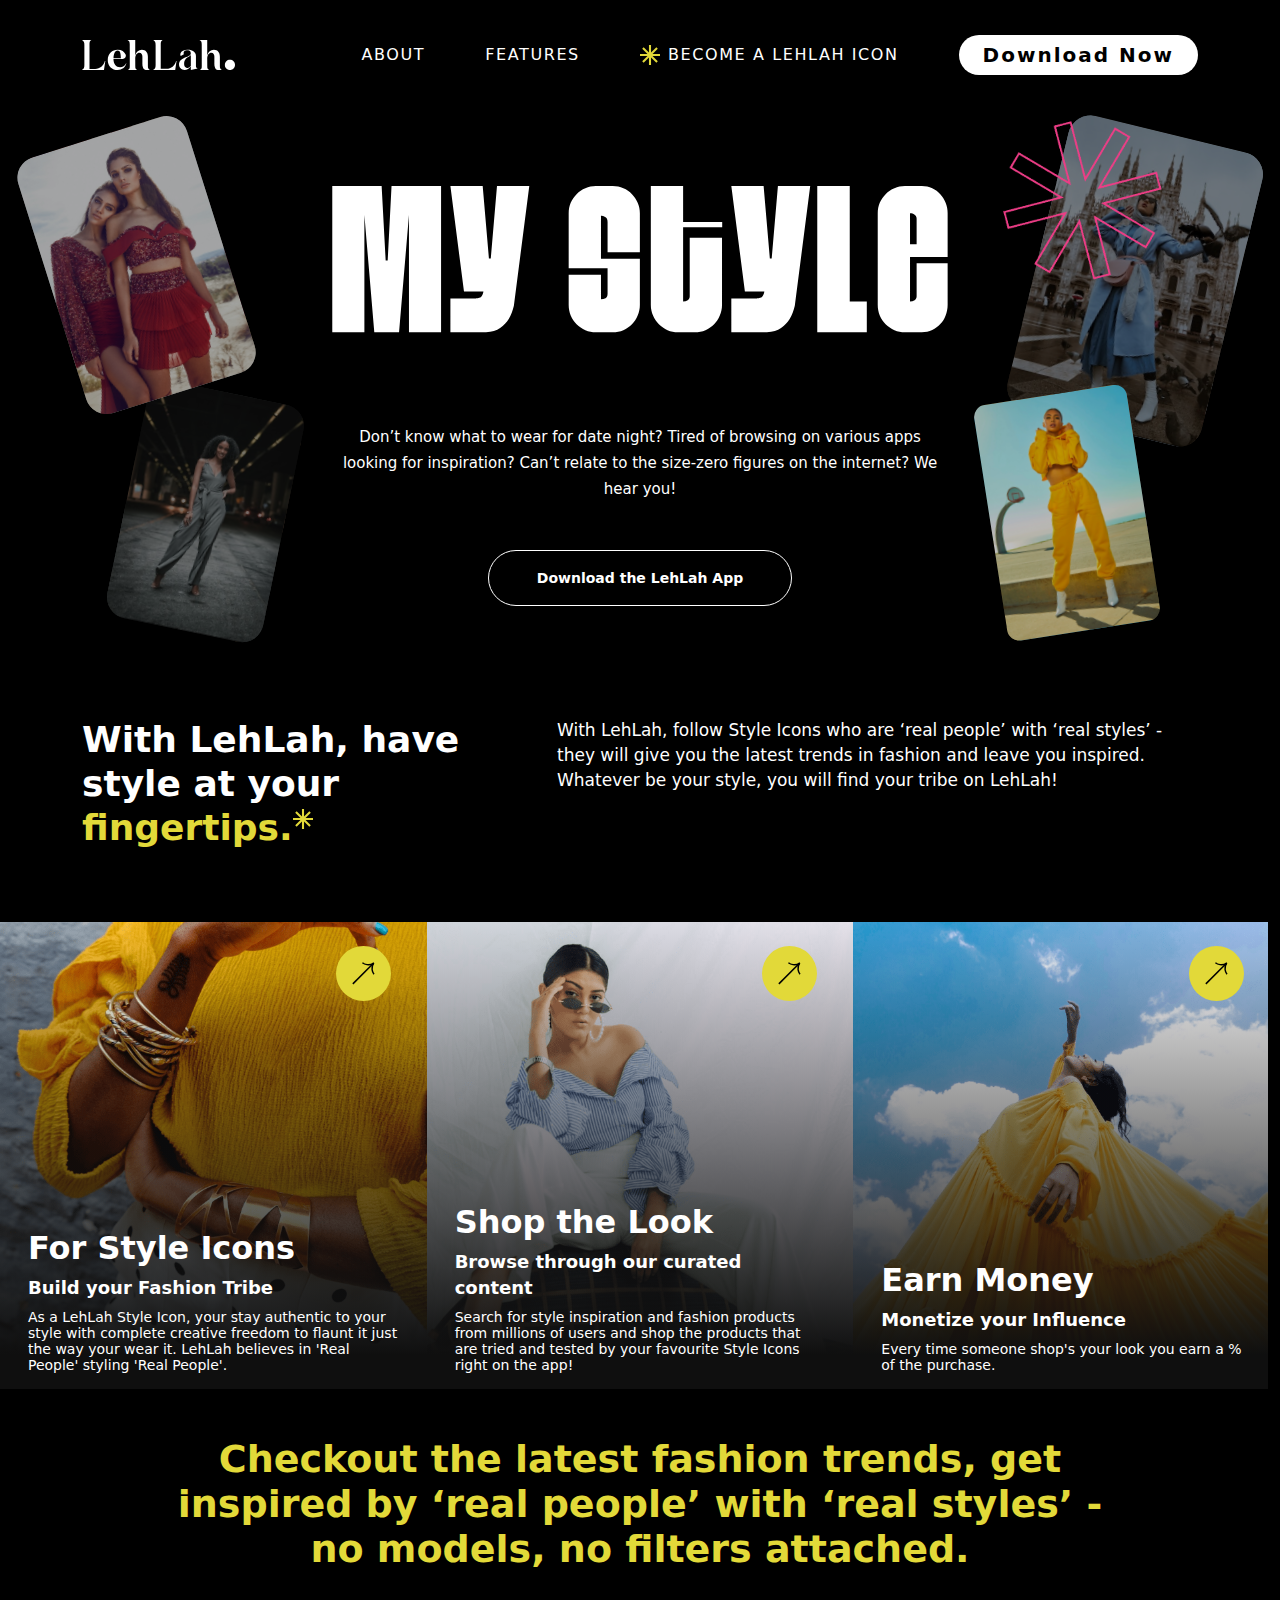
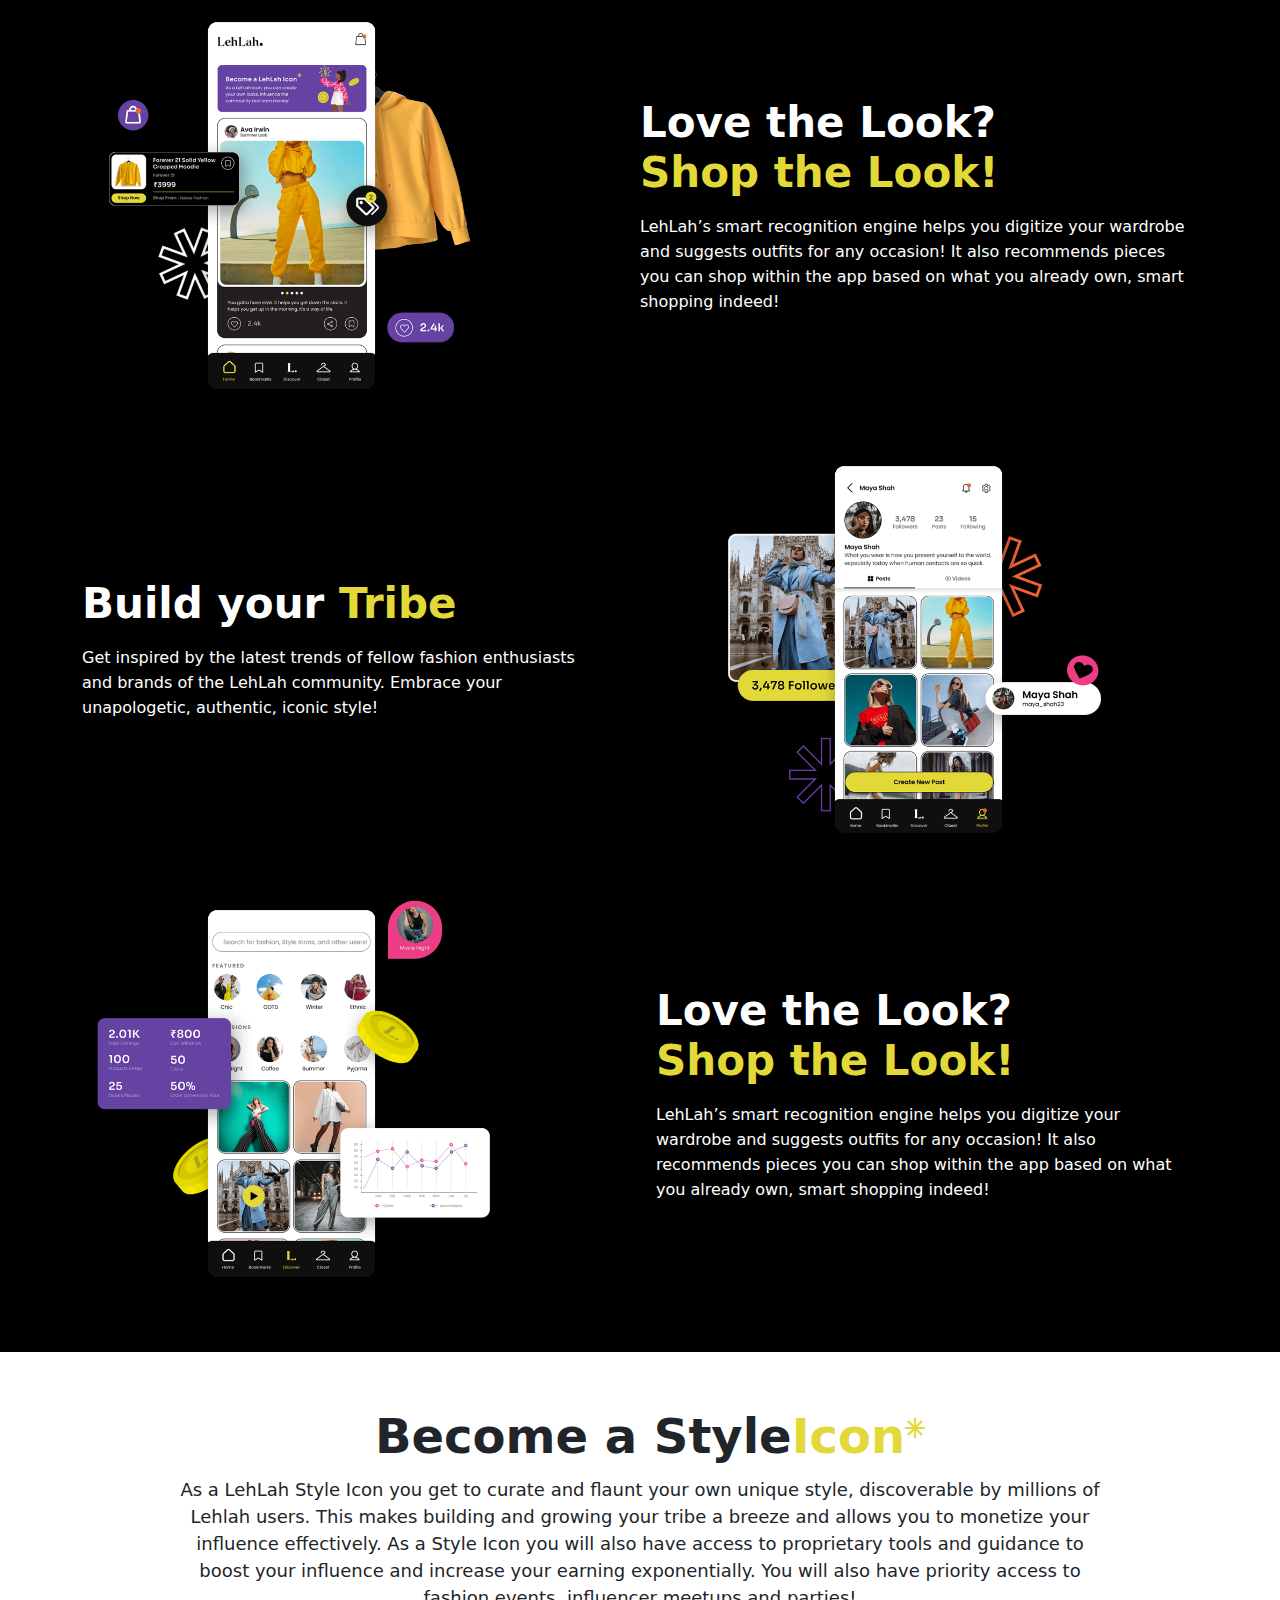
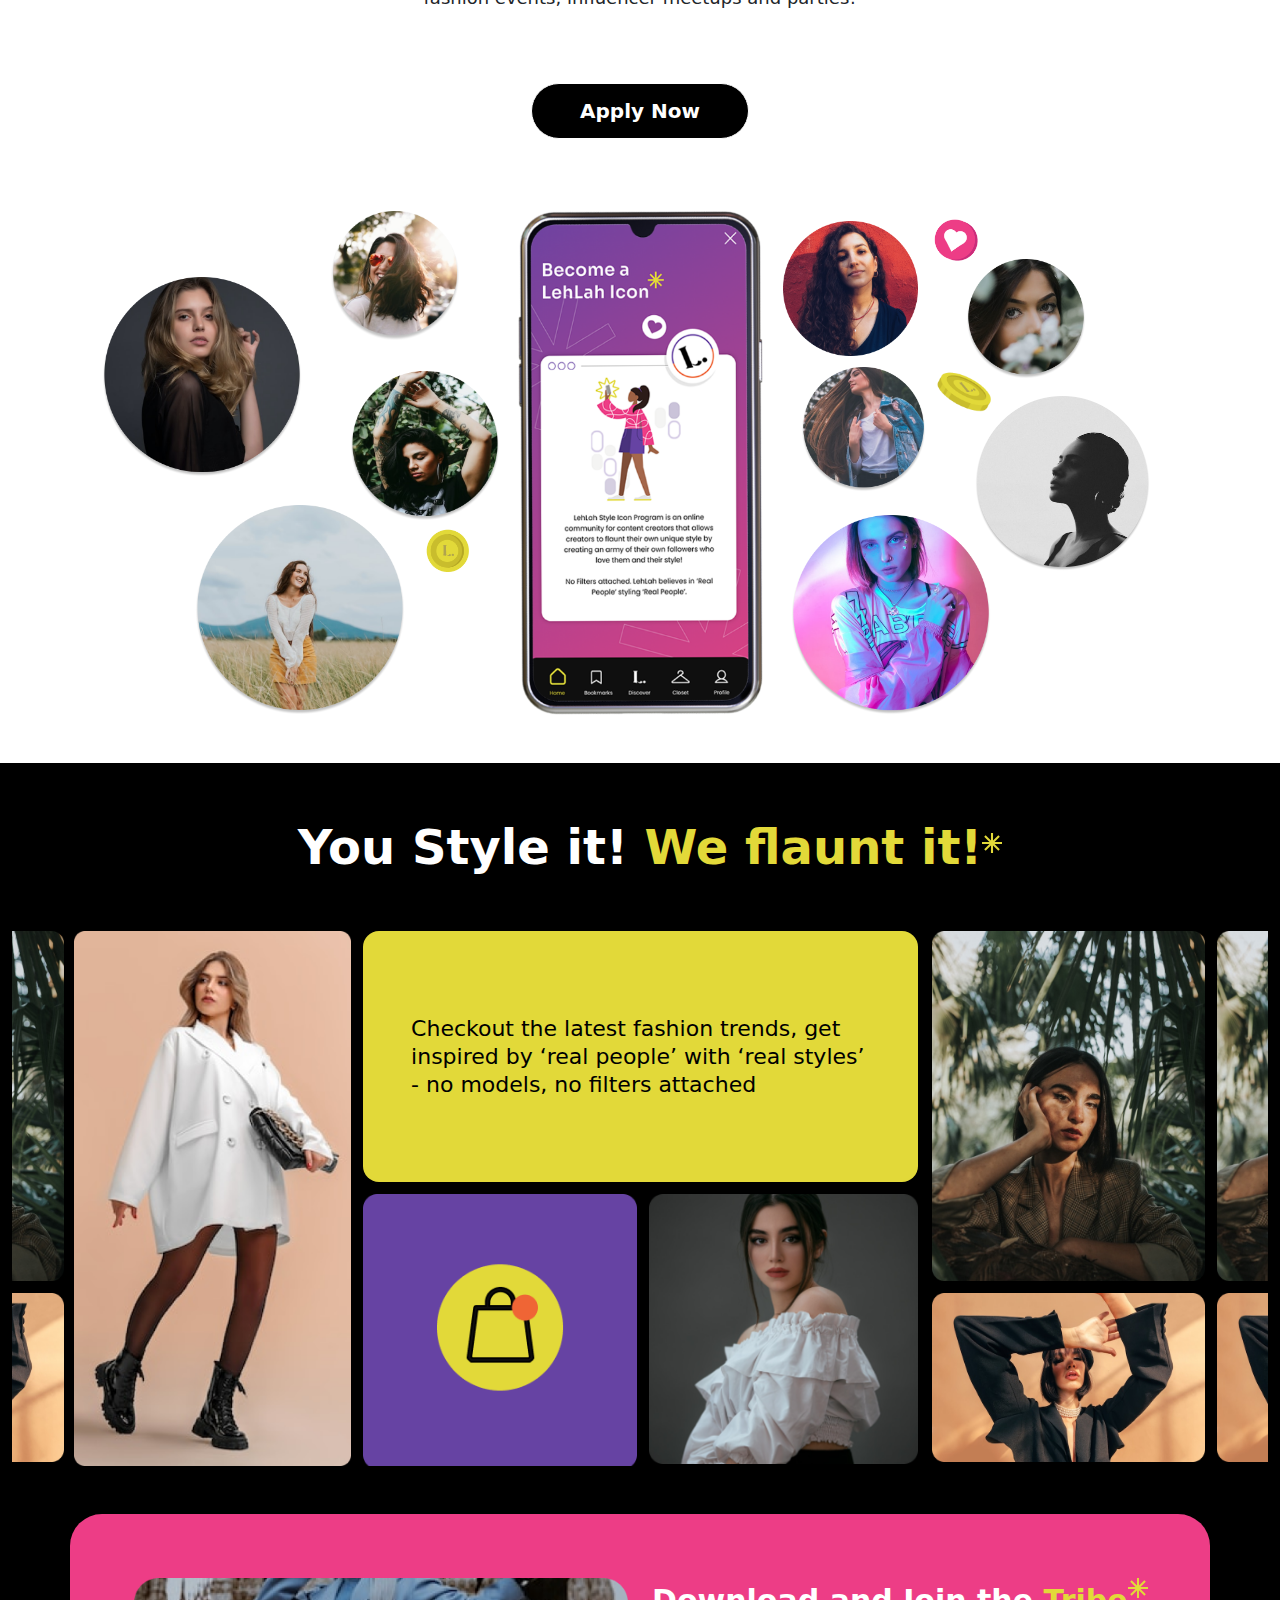
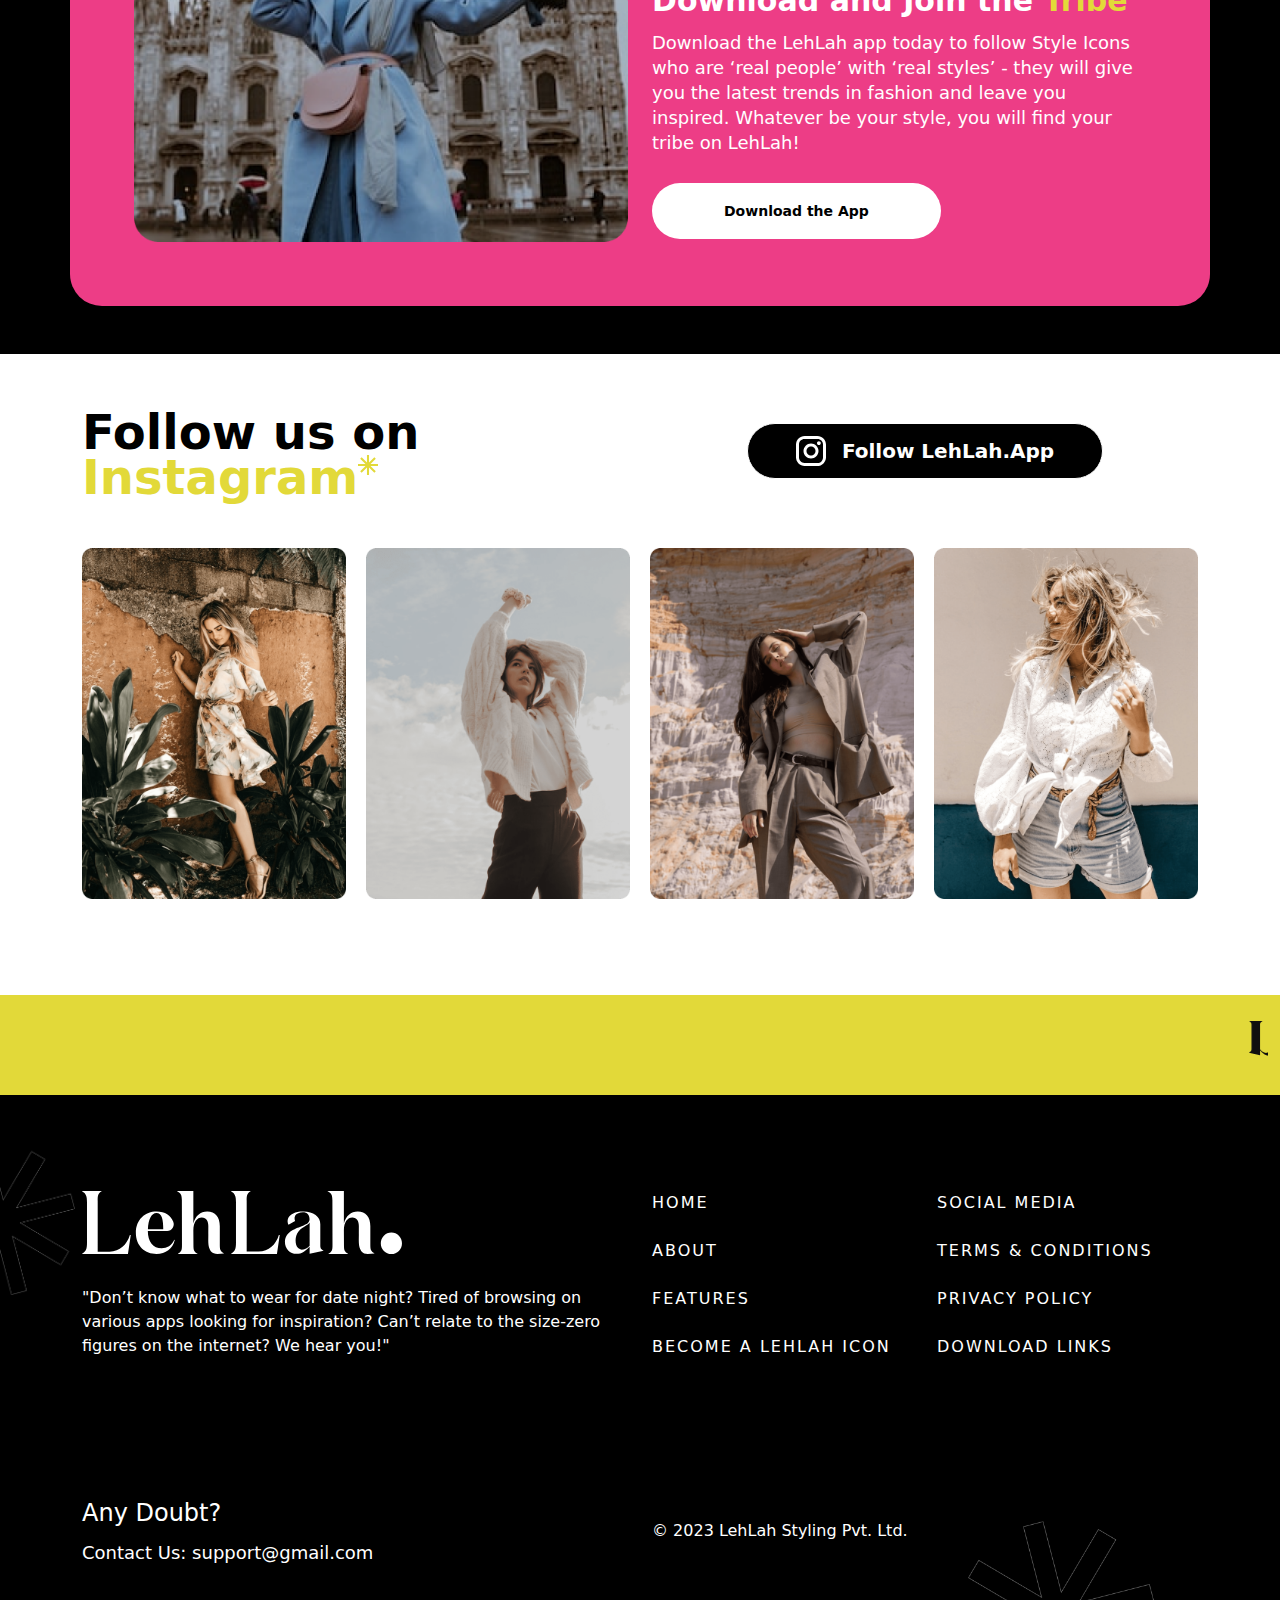
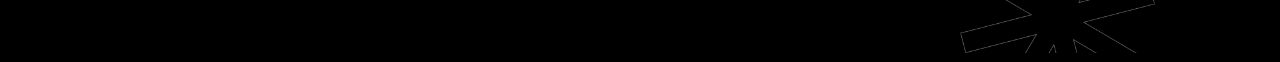
<file: index.html>
<!DOCTYPE html>
<html lang="en">
<head>
    <meta charset="UTF-8">
    <!-- Static Required meta tags (should be same on every page) -->
    <meta http-equiv="content-type" content="text/html; charset=utf-8">
    <meta name="viewport" content="width=device-width, initial-scale=1, maximum-scale=1, user-scalable=0, shrink-to-fit=no">
    <meta name="theme-color" content="#1a73e9">
    <meta http-equiv='X-UA-Compatible' content='IE=edge'>

    <meta name="web-author" content="web-author-name">
    <meta name="googlebot" content="all">
    <meta name="revisit-after" content="3 days">
    <meta name="copyright" content="Site Name">
    <meta name="language" content="English">
    <meta name="reply-to" content="info@imgglobalinfotech.com">
    <meta name="distribution" content="Global">
    <meta name="rating" content="General">

    <!-- Twitter Meta -->
    <meta name="twitter:site" content="@miradontsoa">
    <meta name="twitter:creator" content="@miradontsoa">
    <meta name="twitter:card" content="summary">

    <!-- Facebook Meta -->
    <meta property="fb:app_id" content="0">

    <meta property="og:type" content="website">
    <meta property="og:image:type" content="image/jpg">
    <meta property="og:image:width" content="1200">
    <meta property="og:image:height" content="630">

    <!-- Dynamic Meta Tags (Should change for every page) -->

    <title>Lehlah.club</title>

        <!-- Required meta tags -->
    <meta name="title" content="Title here">
    <meta name="discrption" content="Discrption here">
    <meta name="keyword" content="Keyword here">

    <!-- Twitter Meta -->
    <meta name="twitter:title" content="Title here">
    <meta name="twitter:description" content="Discrption here">
    <meta name="twitter:image" content="assets/img/logo.png">

    <!-- Facebook Meta -->
    <meta property="og:url" content="">
    <meta property="og:title" content="Title here">
    <meta property="og:description" content="Discrption here">
    <meta property="og:image" content="assets/img/logo.png">
    <meta property="og:image:secure_url" content="assets/img/logo.png">
    <meta name="classification" content="Title here">
    
    <script src="assets/libs/slider/js/jquery.min.js"></script>
    <link rel="shortcut icon" type="image/x-icon" href="assets/img/logo.png">
    <link rel="icon" type="image/x-icon" href="assets/img/Index/favicon.ico">
    <!-- Bootstrap Css -->
    <link rel="stylesheet" href="assets/css/bootstrap.min.css">
    <!-- Custom Css -->
    <link rel="stylesheet" href="assets/css/style.min.css">
    <!-- slider -->
    <link rel="stylesheet" href="assets/libs/slider/css/owl.carousel.min.css">
</head>
<body class="bg-black">
<!-- navbar start -->
<nav class="navbar navbar-expand-lg container-fluid sticky-top" aria-label="Offcanvas navbar large" id="navbar">
    <div class="container">
          <a class="navbar-brand d-inline-flex" href="index.html"><img src="assets/img/Navbar/logo.svg" alt="logo" class="nav-logo img-fluid h-100 w-100"></a>
         <button class="navbar-toggler nav-menubtn shadow-none border-0 p-0" type="button" data-bs-toggle="offcanvas" data-bs-target="#offcanvasNavbar2" aria-controls="offcanvasNavbar2" aria-label="Toggle navigation">
           <span class="menu-icon d-inline-flex"><img src="assets/img/Navbar/menu_icon.svg" alt="menu-bar" class="img-fluid w-100 h-100"></span>
         </button>
         <div class="offcanvas offcanvas-end bg-black header-offcanvas" tabindex="-1" id="offcanvasNavbar2" aria-labelledby="offcanvasNavbar3Label">
           <div class="offcanvas-header bg-theme1">
             <div class="offcanvas-logo"><img src="assets/img/Navbar/logo.svg" alt="logo" class="h-100 w-100 img-fluid"></div>
             <button type="button" class="btn-close btn-close-white shadow-none" data-bs-dismiss="offcanvas" aria-label="Close"></button>
           </div>
           <div class="offcanvas-body h-100">
             <ul class="navbar-nav justify-content-end align-items-md-center align-items-start flex-grow-1">
               <li class="nav-item">
                 <a class="nav-link fw-normal p-0" href="javascript:;">ABOUT</a>
               </li>
               <li class="nav-item">
                 <a class="nav-link fw-normal p-0" href="javascript:;">FEATURES</a>
               </li>
              <li class="nav-item">
                 <a class="nav-link fw-normal d-flex justify-content-center align-items-center p-0" href="becomelehlahicon.html"><span class="navstar d-inline-flex me-2"><img src="assets/img/Navbar/navStar.svg" alt="company" class="h-100 w-100 img-fluid downarrowimg"></span>BECOME A LEHLAH ICON</a>
               </li>
               <li class="nav-item">
                 <a class="btn position-relative nav-btn overflow-hidden rounded-5 fw-bold py-2 px-4 border-0 d-flex align-items-center justify-content-center" href="javascript:;"><span class="z-2">Download Now</span></a>
               </li>
             </ul>
           </div>
         </div>
    </div>
</nav>
<!-- navbar end -->

<!-- hero section start -->
<div class="container-fluid heroSection overflow-hidden position-relative">
    <div class="row">
      <div class="col-md-3 col-6">
        <div class="heroleft">
          <img src="assets/img/Index/heroImg1.svg" alt="hero" class="w-100 img-fluid heroimgone">
        </div>
      </div>
      <div class="col-md-6 col-12 herocenter">
        <div class="row px-sm-0 ">
          <div class="col-12 pt-2">
          <div class="heroanimation position-relative overflow-hidden mt-3 ">
            <div class="animation mb-5 mx-auto"><img src="assets/img/Index/heroslideimg1.svg" alt="hero-animation" class="w-100 h-100 img-fluid"></div>
            <div class="animation mb-5 mx-auto"><img src="assets/img/Index/heroslideimg2.svg" alt="hero-animation" class="w-100 h-100 img-fluid"></div>
            <div class="animation mb-5 mx-auto"><img src="assets/img/Index/heroslideimg3.svg" alt="hero-animation" class="w-100 h-100 img-fluid"></div>
            <div class="animation mb-5 mx-auto"><img src="assets/img/Index/heroslideimg4.svg" alt="hero-animation" class="w-100 h-100 img-fluid"></div>
            <div class="animation mb-5 mx-auto"><img src="assets/img/Index/heroslideimg5.svg" alt="hero-animation" class="w-100 h-100 img-fluid"></div>
            <div class="animation mb-5 mx-auto"><img src="assets/img/Index/heroslideimg6.svg" alt="hero-animation" class="w-100 h-100 img-fluid"></div>
            <div class="animation mb-5 mx-auto"><img src="assets/img/Index/heroslideimg7.svg" alt="hero-animation" class="w-100 h-100 img-fluid"></div>
            <div class="animation mb-5 mx-auto"><img src="assets/img/Index/heroslideimg8.svg" alt="hero-animation" class="w-100 h-100 img-fluid"></div>
          </div>
          </div>
          <div class="col-12 herocontent fw-medium text-center mb-md-5 mb-4">Don’t know what to wear for date night? Tired of browsing on various apps looking for inspiration? Can’t relate to the size-zero figures on the internet? We hear you!</div>
          <div class="col-12 text-center"><a href="javascript:;" class="btn custom-btn border border-1  border-white rounded-5 fw-bold d-inline-flex position-relative justify-content-center align-items-center mx-auto px-md-5 px-4 overflow-hidden"><span class="z-2 btnInner">Download the LehLah App</span></a></div>
        </div>
      </div>
      <div class="col-md-3 col-6">
        <div class="heroright position-relative">
        <img src="assets/img/Index/heroimg2.svg" alt="hero" class="w-100 img-fluid heroimgtwo z-1 position-relative">
        <div class="herorotote position-absolute top-0 z-2"><img src="assets/img/Index/rotateheroimg.svg" alt="hero-img" class="h-100"></div>
        </div>
      </div>
    </div>
</div>
<!-- hero section end -->

<!-- style section start -->
<div class="container-fluid stylesection py-md-5 py-4">
  <div class="container py-md-4 py-2">
    <div class="row gy-3">
      <div class="col-md-5 styleleft fw-bold pe-xl-4">
        With LehLah, have style at your <span class="position-relative text-theme1">fingertips.<span class="staricon position-absolute navstar"><img src="assets/img/Navbar/navStar.svg" alt="star" class="h-100 w-100 img-fluid"></span></span>
        
      </div>
      <div class="col-md-7 styleright fw-medium">With LehLah, follow Style Icons who are ‘real people’ with ‘real styles’ - they will give you the latest trends in fashion and leave you inspired. Whatever be your style, you will find your tribe on LehLah!</div>
    </div>
  </div>
</div>
<!-- style section end -->

<!-- carousel section start-->
<div class="container-fluid px-0 carouselsection ">
  <div class="owl-carousel owl-theme style-carousel row">
    <div class="item col-12"> 
      <div class="cardd position-relative h-100">
        <div class="carouselimg"><img src="assets/img/Index/carouselimg1.png" alt="carousel-img" class="img-fluid h-100 w-100"></div>
       <div class="position-absolute top-0 start-0 cardd-content w-100 h-100">
        <div class="row mx-0 h-100 align-content-between">
          <div class="col-12"><div class="arrow rounded-pill m-4 ms-auto"><img src="assets/img/Index/arrow.svg" alt="arrow" class="arrowicon"></div></div>
          <div class="col-12 p-3">
            <div class="row mx-0">
              <div class="col-12 cardd-heading fw-bold">For Style Icons</div>
              <div class="col-12 cardd-subheading fw-bold py-2">Build your Fashion Tribe</div>
              <div class="col-12 cardd-title fw-medium">As a LehLah Style Icon, your stay authentic to your style with complete creative freedom to flaunt it just the way your wear it. LehLah believes in 'Real People' styling 'Real People'.</div>
            </div>
          </div>
        </div>
       </div>
      </div>
    </div>
    <div class="item col-12"> 
      <div class="cardd position-relative h-100">
        <div class="carouselimg"><img src="assets/img/Index/carouselimg2.png" alt="carousel-img" class="w-100 h-100 img-fluid"></div>
       <div class=" position-absolute top-0 start-0 h-100 w-100 cardd-content">
        <div class="row mx-0 h-100 align-content-between">
          <div class="col-12"><div class="arrow rounded-pill m-4 ms-auto"><img src="assets/img/Index/arrow.svg" alt="arrow" class="arrowicon"></div></div>
          <div class="col-12 p-3">
            <div class="row mx-0">
              <div class="col-12 cardd-heading fw-bold">Shop the Look</div>
              <div class="col-12 cardd-subheading fw-bold py-2">Browse through our curated content</div>
              <div class="col-12 cardd-title fw-medium">Search for style inspiration and fashion products  from millions of users and shop the products  that are tried and tested by your favourite Style Icons  right on the app!</div>
            </div>
          </div>
        </div>
       </div>
      </div>
    </div>
    <div class="item col-12"> 
      <div class="cardd position-relative h-100">
        <div class="carouselimg"><img src="assets/img/Index/carouselimg4.png" alt="carousel-img" class="w-100 h-100 img-fluid"></div>
          <div class="position-absolute top-0 start-0 h-100 w-100 cardd-content">
            <div class="row mx-0 align-content-between h-100">
              <div class="col-12"><div class="arrow rounded-pill m-4 ms-auto"><img src="assets/img/Index/arrow.svg" alt="arrow" class="arrowicon"></div></div>
              <div class="col-12 p-3">
                <div class="row mx-0">
                  <div class="col-12 cardd-heading fw-bold">Earn Money</div>
                  <div class="col-12 cardd-subheading fw-bold py-2">Monetize your Influence</div>
                  <div class="col-12 cardd-title fw-medium">Every time someone shop's your look you earn a % of the purchase.</div>
                </div>
              </div>
            </div>
          </div>
      </div>
    </div>
</div>
</div> 
<!-- carousel section end-->

<!-- latest fashion section start -->
<div class="container-fluid latest-fashion py-md-5 py-4 my-md-0 my-3">
  <div class="container">
    <div class="row">
      <div class="col-md-10 latestfashionheading fw-bold  mx-auto text-center">Checkout the latest fashion trends, get inspired by ‘real people’ with ‘real styles’ - no models, no filters attached.</div>
      <div class="col-12 pt-md-4 pt-3">
        <div class="row align-items-center mx-0">
          <div class="col-md-6 px-0">
            <div class="fashionimg mx-md-0 mx-auto"><img src="assets/img/Index/fashionimg1.png" alt="fashion" class="img-fluid h-100 w-100"></div>
          </div>
          <div class="col-md-6 px-0">
            <div class="row fashion-content mx-0">
              <div class="col-12 px-0 fashion-subheading fw-bold ">Love the Look?</div>
              <div class="col-12 px-0 fashion-subheading text-theme1 fw-bold">Shop the Look!</div>
              <div class="col-12 px-0 fashion-title fw-medium mt-sm-3 mt-2 ">LehLah’s smart recognition engine helps you digitize your wardrobe and suggests outfits for any occasion! It also recommends pieces you can shop within the app based on what you already own, smart shopping indeed!</div>
            </div>
          </div>
        </div>
      </div>
      <div class="col-12 py-md-4 py-4">
        <div class="row align-items-center mx-0">
          <div class="col-md-6 px-0 order-2 order-md-1">
            <div class="row fashion-content mx-0">
              <div class="col-12 px-0 fashion-subheading fw-bold">Build your <span class="text-theme1">Tribe</span> </div>
              <div class="col-sm-11 px-0 fashion-title fw-medium mt-sm-3 mt-2 ">Get inspired by the latest trends of fellow fashion enthusiasts and brands of the LehLah community. Embrace your unapologetic, authentic, iconic style!</div>
            </div>
          </div>
          <div class="col-md-6 px-0 order order-1 order-md-2">
            <div class="fashionimg mx-auto"><img src="assets/img/Index/fashionimg2.png" alt="fashion" class="img-fluid h-100 w-100"></div>
          </div>
        </div>
      </div>
      <div class="col-12 ">
        <div class="row align-items-center mx-0">
          <div class="col-md-6 px-0">
            <div class="fashionimg mx-md-0 mx-auto"><img src="assets/img/Index/fashionimg3.png" alt="fashion" class="img-fluid h-100 w-100"></div>
          </div>
          <div class="col-md-6 px-md-3 px-0">
            <div class="row fashion-content mx-0">
              <div class="col-12 px-0 fashion-subheading fw-bold ">Love the Look?</div>
              <div class="col-12 px-0 fashion-subheading text-theme1 fw-bold">Shop the Look!</div>
              <div class="col-12 px-0 fashion-title fw-medium mt-sm-3 mt-2">LehLah’s smart recognition engine helps you digitize your wardrobe and suggests outfits for any occasion! It also recommends pieces you can shop within the app based on what you already own, smart shopping indeed!</div>
            </div>
          </div>
        </div>
      </div>
    </div>
  </div>
</div>
<!-- latest fashion section end -->

<!-- style-icon section start -->
<div class="container-fluid styleicon bg-white py-md-5 py-4">
  <div class="container py-md-0 py-3">
    <div class="row">
      <div class="col-12 fw-bold styleicon-heading text-center">Become a Style<span class="text-theme1 position-relative">Icon<span class="staricon position-absolute navstar"><img src="assets/img/Navbar/navStar.svg" alt="star" class="h-100 w-100 img-fluid"></span></span></div>
      <div class="col-lg-10 mx-auto text-center styleicon-title fw-medium pt-1 pb-md-4 pb-2">As a LehLah Style Icon you get to curate and flaunt your own unique style, discoverable by millions of Lehlah users. This makes building and growing your tribe a breeze and allows you to monetize your influence effectively. As a Style Icon you will also have access to proprietary tools and guidance to boost your influence and increase your earning exponentially. You will also have priority access to fashion events, influencer meetups and parties!</div>
      <div class="col-12 text-center py-lg-5 py-md-4 py-2"><a href="javascript:;" class="btn custom-btn apply-btn border border-1  border-white rounded-5 fw-bold d-inline-flex position-relative justify-content-center align-items-center mx-auto px-5 overflow-hidden"><span class="z-2 btnInner">Apply Now</span></a></div>
      <div class="col-12 pt-md-4 pt-2">
        <div class="row userIcons mx-0">
          <div class="col position-relative">
            <div class="iconone position-absolute"><img src="assets/img/Index/user5.png" alt="user" class="w-100 h-100 img-fluid"></div>
            <div class="icontwo position-absolute"><img src="assets/img/Index/user2.png" alt="user" class="w-100 h-100 img-fluid"></div>
            <div class="iconthree position-absolute"><img src="assets/img/Index/user3.png" alt="user" class="w-100 h-100 img-fluid"></div>
            <div class="iconfour position-absolute"><img src="assets/img/Index/user4.png" alt="user" class="w-100 h-100 img-fluid"></div>
            <div class="iconfive position-absolute"><img src="assets/img/Index/user1.png" alt="user" class="w-100 h-100 img-fluid"></div>
          </div>
          <div class="col-auto px-sm-2 px-0 mx-auto">
            <div class="mobile-icon mx-auto"><img src="assets/img/Index/mobile.png" alt="mobile" class="w-100 h-100 img-fluid"></div>
          </div>
          <div class="col position-relative">
            <div class="iconsix position-absolute"><img src="assets/img/Index/user6.png" alt="user" class="w-100 h-100 img-fluid"></div>
            <div class="iconseven position-absolute"><img src="assets/img/Index/user7.png" alt="user" class="w-100 h-100 img-fluid"></div>
            <div class="iconeight position-absolute"><img src="assets/img/Index/user8.png" alt="user" class="w-100 h-100 img-fluid"></div>
            <div class="iconnine position-absolute"><img src="assets/img/Index/user11.png" alt="user" class="w-100 h-100 img-fluid"></div>
            <div class="iconten position-absolute"><img src="assets/img/Index/user10.png" alt="user" class="w-100 h-100 img-fluid"></div>
            <div class="iconelevn position-absolute"><img src="assets/img/Index/user12.png" alt="user" class="w-100 h-100 img-fluid"></div>
            <div class="icontwelv position-absolute"><img src="assets/img/Index/user13.png" alt="user" class="w-100 h-100 img-fluid"></div>
          </div>
        </div>
      </div>
    </div>
  </div>
</div>
<!-- style-icon section end -->

<!-- icon-testimonal section start -->
<div class="container-fluid iconTestimonal pt-5 pb-md-5 pb-4 overflow-x-hidden">
    <div class="row">
      <div class="col-12 testimonal-heading fw-bold text-center ">You Style it! <span class="text-theme1 position-relative"> We flaunt it! <span class="staricon position-absolute navstar"><img src="assets/img/Navbar/navStar.svg" alt="star" class="h-100 w-100 img-fluid"></span></span> </div>
      <div class="col-12 mt-md-5 mt-4">
        <div class="owl-carousel owl-theme icon-carousel ">
          <div class="item">
            <div class="row mx-0 g-2">
              <div class="col-lg-3 col-6">
                <div class="testiconone h-100"><img src="assets/img/Index/testimonal1.png" alt="testimonal" class="h-100 img-fluid"></div>
              </div>
              <div class="col-6 d-lg-block d-none">
                <div class="row mx-0 g-2 h-100 ">
                  <div class="col-12  center ">
                    <div class="testimonal-title fw-medium bg-theme1 rounded-4 h-100 d-flex justify-content-center align-items-center p-5">Checkout the latest fashion trends, get inspired by ‘real people’ with ‘real styles’ - no models, no filters attached</div>
                    </div>
                  <div class="col-6 pt-1 pe-1"><div class="testiconthree "><img src="assets/img/Index/testimonal2.png" alt="testimonal" class=" w-100 h-100 img-fluid"></div></div>
                  <div class="col-6 pt-1 ps-2"><div class="testiconthree "><img src="assets/img/Index/testimonal3.png" alt="testimonal" class=" w-100 h-100 img-fluid"></div></div>
                </div>
              </div>
              <div class="col-lg-3 col-6">
                <div class="row mx-0 h-100 g-1 ">
                  <div class="col-12 "><img src="assets/img/Index/testimonal4.png" alt="Testimonal" class="w-100 h-100 img-fluid"></div>
                  <div class="col-12 pt-2"><img src="assets/img/Index/testimonal5.png" alt="Testimonal" class="w-100 h-100 img-fluid"></div>
                </div>
              </div>
            </div>
          </div>
          <div class="item">
            <div class="row mx-0 g-2">
              <div class="col-lg-3 col-6">
                <div class="row mx-0 h-100 g-1 ">
                  <div class="col-12 "><img src="assets/img/Index/testimonal4.png" alt="Testimonal" class="w-100 h-100 img-fluid"></div>
                  <div class="col-12 pt-2"><img src="assets/img/Index/testimonal5.png" alt="Testimonal" class="w-100 h-100 img-fluid"></div>
                </div>
              </div>
              <div class="col-lg-3 col-6">
                <div class="testiconone h-100"><img src="assets/img/Index/testimonal1.png" alt="testimonal" class="h-100 img-fluid"></div>
              </div>
              <div class="col-6 d-lg-block d-none">
                <div class="row mx-0 g-2 h-100 ">
                  <div class="col-12  center ">
                    <div class="testimonal-title fw-medium bg-theme1 rounded-4 h-100 d-flex justify-content-center align-items-center p-5">Checkout the latest fashion trends, get inspired by ‘real people’ with ‘real styles’ - no models, no filters attached</div>
                    </div>
                  <div class="col-6 pt-1 pe-1"><div class="testiconthree "><img src="assets/img/Index/testimonal2.png" alt="testimonal" class=" w-100 h-100 img-fluid"></div></div>
                  <div class="col-6 pt-1 ps-2"><div class="testiconthree "><img src="assets/img/Index/testimonal3.png" alt="testimonal" class=" w-100 h-100 img-fluid"></div></div>
                </div>
              </div>
            </div>
          </div>
          <div class="item">
            <div class="row mx-0 g-2">
              <div class="col-6 d-lg-block d-none">
                <div class="row mx-0 g-2 h-100 ">
                  <div class="col-12  center ">
                    <div class="testimonal-title fw-medium bg-theme1 rounded-4 h-100 d-flex justify-content-center align-items-center p-5">Checkout the latest fashion trends, get inspired by ‘real people’ with ‘real styles’ - no models, no filters attached</div>
                    </div>
                  <div class="col-6 pt-1 pe-1"><div class="testiconthree "><img src="assets/img/Index/testimonal2.png" alt="testimonal" class=" w-100 h-100 img-fluid"></div></div>
                  <div class="col-6 pt-1 ps-2"><div class="testiconthree "><img src="assets/img/Index/testimonal3.png" alt="testimonal" class=" w-100 h-100 img-fluid"></div></div>
                </div>
              </div>
              <div class="col-lg-3 col-6">
                <div class="testiconone h-100"><img src="assets/img/Index/testimonal1.png" alt="testimonal" class="h-100 img-fluid"></div>
              </div>
              <div class="col-lg-3 col-6">
                <div class="row mx-0 h-100 g-1 ">
                  <div class="col-12 "><img src="assets/img/Index/testimonal4.png" alt="Testimonal" class="w-100 h-100 img-fluid"></div>
                  <div class="col-12 pt-2"><img src="assets/img/Index/testimonal5.png" alt="Testimonal" class="w-100 h-100 img-fluid"></div>
                </div>
              </div>
            </div>
          </div>
        </div>
        
        <!-- <div class="owl-carousel owl-theme icon-carousel ">
          <div class="item">
            <div class="row mx-0">
              <div class="col-lg-3 col-6">
                <div class="testiconone h-100"><img src="assets/img/Index/testimonal1.png" alt="testimonal" class="h-100 img-fluid"></div>
              </div>
              <div class="col-6 px-0 d-lg-block d-none">
                <div class="row mx-0 h-100 gy-1">
                  <div class="col-12 px-0 center mb-2">
                    <div class="testimonal-title fw-medium bg-theme1 rounded-4 h-100 d-flex justify-content-center align-items-center p-5">Checkout the latest fashion trends, get inspired by ‘real people’ with ‘real styles’ - no models, no filters attached</div>
                    </div>
                  <div class="col-6 px-0"><div class="testiconthree h-100"><img src="assets/img/Index/testimonal2.png" alt="testimonal" class=" w-100 img-fluid"></div></div>
                  <div class="col-6 pe-0"><div class="testiconthree h-100"><img src="assets/img/Index/testimonal3.png" alt="testimonal" class=" w-100 img-fluid"></div></div>
                </div>
              </div>
              <div class="col-lg-3 col-6">
                <div class="row mx-0 h-100 gy-1">
                  <div class="col-12 px-0 mb-3"><img src="assets/img/Index/testimonal4.png" alt="Testimonal" class="w-100 img-fluid"></div>
                  <div class="col-12 px-0"><img src="assets/img/Index/testimonal5.png" alt="Testimonal" class="w-100 img-fluid"></div>
                </div>
              </div>
            </div>
          </div>
          <div class="item">
            <div class="row mx-0">
              <div class="col-lg-3 col-6">
                <div class="testiconone h-100"><img src="assets/img/Index/testimonal1.png" alt="testimonal" class="h-100 img-fluid"></div>
              </div>
              <div class="col-6 px-0 d-lg-block d-none">
                <div class="row mx-0 h-100 gy-1">
                  <div class="col-12 px-0 center mb-2">
                    <div class="testimonal-title fw-medium bg-theme1 rounded-4 h-100 d-flex justify-content-center align-items-center p-5">Checkout the latest fashion trends, get inspired by ‘real people’ with ‘real styles’ - no models, no filters attached</div>
                    </div>
                  <div class="col-6 px-0"><div class="testiconthree h-100"><img src="assets/img/Index/testimonal2.png" alt="testimonal" class=" w-100 img-fluid"></div></div>
                  <div class="col-6 pe-0"><div class="testiconthree h-100"><img src="assets/img/Index/testimonal3.png" alt="testimonal" class=" w-100 img-fluid"></div></div>
                </div>
              </div>
              <div class="col-lg-3 col-6">
                <div class="row mx-0 h-100 gy-1">
                  <div class="col-12 px-0 mb-3"><img src="assets/img/Index/testimonal4.png" alt="Testimonal" class="w-100 img-fluid"></div>
                  <div class="col-12 px-0"><img src="assets/img/Index/testimonal5.png" alt="Testimonal" class="w-100 img-fluid"></div>
                </div>
              </div>
            </div>
          </div>
          <div class="item">
            <div class="row mx-0">
              <div class="col-lg-3 col-6">
                <div class="testiconone h-100"><img src="assets/img/Index/testimonal1.png" alt="testimonal" class="h-100 img-fluid"></div>
              </div>
              <div class="col-6 px-0 d-lg-block d-none">
                <div class="row mx-0 h-100 gy-1">
                  <div class="col-12 px-0 center mb-2">
                    <div class="testimonal-title fw-medium bg-theme1 rounded-4 h-100 d-flex justify-content-center align-items-center p-5">Checkout the latest fashion trends, get inspired by ‘real people’ with ‘real styles’ - no models, no filters attached</div>
                    </div>
                  <div class="col-6 px-0"><div class="testiconthree h-100"><img src="assets/img/Index/testimonal2.png" alt="testimonal" class=" w-100 img-fluid"></div></div>
                  <div class="col-6 pe-0"><div class="testiconthree h-100"><img src="assets/img/Index/testimonal3.png" alt="testimonal" class=" w-100 img-fluid"></div></div>
                </div>
              </div>
              <div class="col-lg-3 col-6">
                <div class="row mx-0 h-100 gy-1">
                  <div class="col-12 px-0 mb-3"><img src="assets/img/Index/testimonal4.png" alt="Testimonal" class="w-100 img-fluid"></div>
                  <div class="col-12 px-0"><img src="assets/img/Index/testimonal5.png" alt="Testimonal" class="w-100 img-fluid"></div>
                </div>
              </div>
            </div>
          </div>
      </div>  -->
      </div>
    </div>

</div> 
<!-- icon-testimonal section start -->

<!-- download app section start -->
<div class="container-fluid downloadapp pb-5">
  <div class="container bg-theme3 p-lg-5 p-md-4 p-sm-3 p-2 rounded-5">
    <div class="row p-3 gy-3">
      <div class="col-md-6">
          <div class="showimg h-100"><img src="assets/img/Index/videoThumb.png" alt="video" class="h-100 w-100 img-fluid object-fit-cover rounded-4"></div>
      </div>
      <div class="col-md-6">
        <div class="row mx-0 download-content h-100">
          <div class="col-12 px-0 download-heading fw-semibold">Download and Join the <span class="text-theme1 position-relative">Tribe<span class="staricon navstar d-inline-flex position-absolute follow-staricon"><img src="assets/img/Navbar/navStar.svg" alt="star" class="h-100 w-100 img-fluid"></span></span></div>
          <div class="col-12 px-0 download-title fw-medium mt-1">Download the LehLah app today to follow Style Icons who are ‘real people’ with ‘real styles’ - they will give you the latest trends in fashion and leave you inspired. Whatever be your style, you will find your tribe on LehLah!</div>
          <div class="col-12 mt-md-4 mt-3 px-0 text-lg-start text-center">
            <a href="javascript:;" class="btn custom-btn  border-0 rounded-5 fw-bold bg-white  px-5 d-inline-flex position-relative justify-content-center align-items-center mx-auto px-5 overflow-hidden"><span class="z-2 btnInner text-black px-md-4 px-2 ">Download the App</span>
          </a></div>
        </div>
      </div>
    </div>
  </div>
</div>
<!-- download app section end -->

<!-- follow section start -->
<div class="container-fluid followoninsta py-md-5 py-4 bg-white">
  <div class="container py-md-0 py-2">
    <div class="row align-items-center gy-md-0 gy-3">
      <div class="col-md-6 follow-heading fw-bolder text-md-start text-center mt-2">Follow us on <span class="text-theme1 position-relative">Instagram<span class="staricon position-absolute navstar follow-staricon"><img src="assets/img/Navbar/navStar.svg" alt="star" class="h-100 w-100 img-fluid"></span></span></div>
      <div class="col-md-6 text-center">
        <a href="javascript:;" class="btn custom-btn apply-btn border border-1 border-white rounded-5 fw-bold d-inline-flex position-relative justify-content-center align-items-center mx-auto px-md-5 px-4 overflow-hidden">
          <div class="z-2 pe-md-3 pe-2"><img src="assets/img/Index/insta.svg" alt="insta" class="h-100 w-100 img-fluid instagram"></div>
          <span class="z-2 btnInner">Follow LehLah.App</span>
        </a>
      </div>
      <div class="col-12 py-md-5 py-2">
        <div class="row owl-carousel owl-theme follow-carousel m-0">
          <div class="col-12 item">
            <div class="followimg"><img src="assets/img/Index/instagram1.png" alt="follow" class="w-100 h-100 img-fluid followicon"></div>
          </div>
          <div class="col-12 item">
            <div class="followimg"><img src="assets/img/Index/instagram2.png" alt="follow" class="w-100 img-fluid followicon"></div>
          </div>
          <div class="col-12 item">
            <div class="followimg"><img src="assets/img/Index/instagram3.png" alt="follow" class="w-100 img-fluid followicon"></div>
          </div>
          <div class="col-12 item">
            <div class="followimg"><img src="assets/img/Index/instagram4.png" alt="follow" class="w-100 img-fluid followicon"></div>
          </div>
          
        </div>
      </div>
 
  </div>

</div> 
</div>
<!-- follow section end -->


<!-- real style section start -->
<div class="container-fluid realstyle bg-theme1 py-md-4 py-3 marquee marquee1">
  <marquee behavior="scroll" direction="left" onmouseover="this.stop();" onmouseout="this.start()">
    <a href="javascript:;" class="px-md-5 px-3 marquee-img d-inline-flex"><img src="assets/img/Index/marqueeImg.svg" alt="real style" class="img-fluid"></a>
    <a href="javascript:;" class="px-md-5 px-3 marquee-img d-inline-flex"><img src="assets/img/Index/marqueeImg.svg" alt="real style" class="img-fluid"></a>
    <a href="javascript:;" class="px-md-5 px-3 marquee-img d-inline-flex"><img src="assets/img/Index/marqueeImg.svg" alt="real style" class="img-fluid"></a>
    <a href="javascript:;" class="px-md-5 px-3 marquee-img d-inline-flex"><img src="assets/img/Index/marqueeImg.svg" alt="real style" class="img-fluid"></a>
    <a href="javascript:;" class="px-md-5 px-3 marquee-img d-inline-flex"><img src="assets/img/Index/marqueeImg.svg" alt="real style" class="img-fluid"></a>
  </marquee>
</div>
<!-- real style section end -->

<!-- footer start -->
<div class="container-fluid footer py-md-5 py-4 position-relative">
  <div class="container py-md-5 py-3">
    <div class="row gy-md-5 gy-4">
      <div class="col-lg-6">
        <a href="index.html" class="d-block footer-logo pb-2"><img src="assets/img/Footer/footerlogo.svg" alt="logo" class="w-100 h-100 img-fluid"></a>
        <div class="footer-title fw-medium pt-md-4 pt-sm-3 pt-2">"Don’t know what to wear for date night? Tired of browsing on various apps looking for inspiration? Can’t relate to the size-zero figures on the internet? We hear you!"</div>
      </div>
      <div class="col-lg-3 col-6">
        <ul class="d-flex flex-column gap-md-4 gap-3 list-unstyled">
          <li><a href="javascript:;" class="text-decoration-none links fw-normal d-block">HOME</a></li>
          <li><a href="javascript:;" class="text-decoration-none links fw-normal d-block">ABOUT</a></li>
          <li><a href="javascript:;" class="text-decoration-none links fw-normal d-block">FEATURES</a></li>
          <li><a href="becomelehlahicon.html" class="text-decoration-none links fw-normal d-block">BECOME A LEHLAH ICON</a></li>
        </ul>
      </div>
      <div class="col-lg-3 col-6">
        <ul class="d-flex flex-column gap-md-4 gap-3 list-unstyled">
          <li><a href="javascript:;" class="text-decoration-none links fw-normal d-block">SOCIAL MEDIA</a></li>
          <li><a href="terms&condition.html" class="text-decoration-none links fw-normal d-block">TERMS & CONDITIONS</a></li>
          <li><a href="privacypolicy.html" class="text-decoration-none links fw-normal d-block">PRIVACY POLICY</a></li>
          <li><a href="javascript:;" class="text-decoration-none links fw-normal d-block">DOWNLOAD LINKS</a></li>
        </ul>
      </div>
      <div class="col-12 pt-md-5  px-0">
        <div class="row mx-0 pt-md-4 align-items-center gy-md-0 gy-2">
          <div class="col-lg-6 text-md-start text-center">
            <div class="doubt fw-medium">Any Doubt?</div>
            <div class="mail fw-medium mt-2">Contact Us: <a href="mailto:support@gmail.com" class="text-decoration-none email">support@gmail.com</a></div>
          </div>
          <div class="col-lg-6 copyright fw-medium text-md-start text-center">© 2023 LehLah Styling Pvt. Ltd.</div>
        </div>
      </div>
    </div>
  </div>
</div>
<!-- footer end -->

  <!-- Bootstrap Js -->
  <script src="assets/libs/bootstrap/js/bootstrap.bundle.min.js"></script>
  <!-- slider -->
  <script src="assets/libs/slider/js/owl.carousel.min.js"></script>
  <!-- Custom Js -->
  <script src="assets/js/index.js"></script>
  <script>
    $('.style-carousel').owlCarousel({
    loop:true,
    margin:0,
    nav:false,
    dots:true,
    responsive:{
        0:{
            items:1
        },
        420:{
          items:2
        },
        600:{
            items:2
        },
        1000:{
            items:3
        }
    }
})
$('.follow-carousel').owlCarousel({
    loop:true,
    margin:20,
    nav:false,
    responsive:{
      0:{
            items:1.2
        },
        420:{
          items:2.2
        },
        600:{
            items:3
        },
        1000:{
            items:4
        }
    }
})

// icon-testimoanl
$('.icon-carousel').owlCarousel({
    center:true,
    loop:true,
    margin:0,
    nav:false,
    dots:false,
    autoplay:false,
    autoplayTimeout:5000,
    autoplayHoverPause:false,  
    responsive:{
        0:{
            items:1.1
        },
        600:{
            items:1.2
        },
        1000:{
            items:1.1
        }
    }
})


  </script>
</body>
</html>
</file>
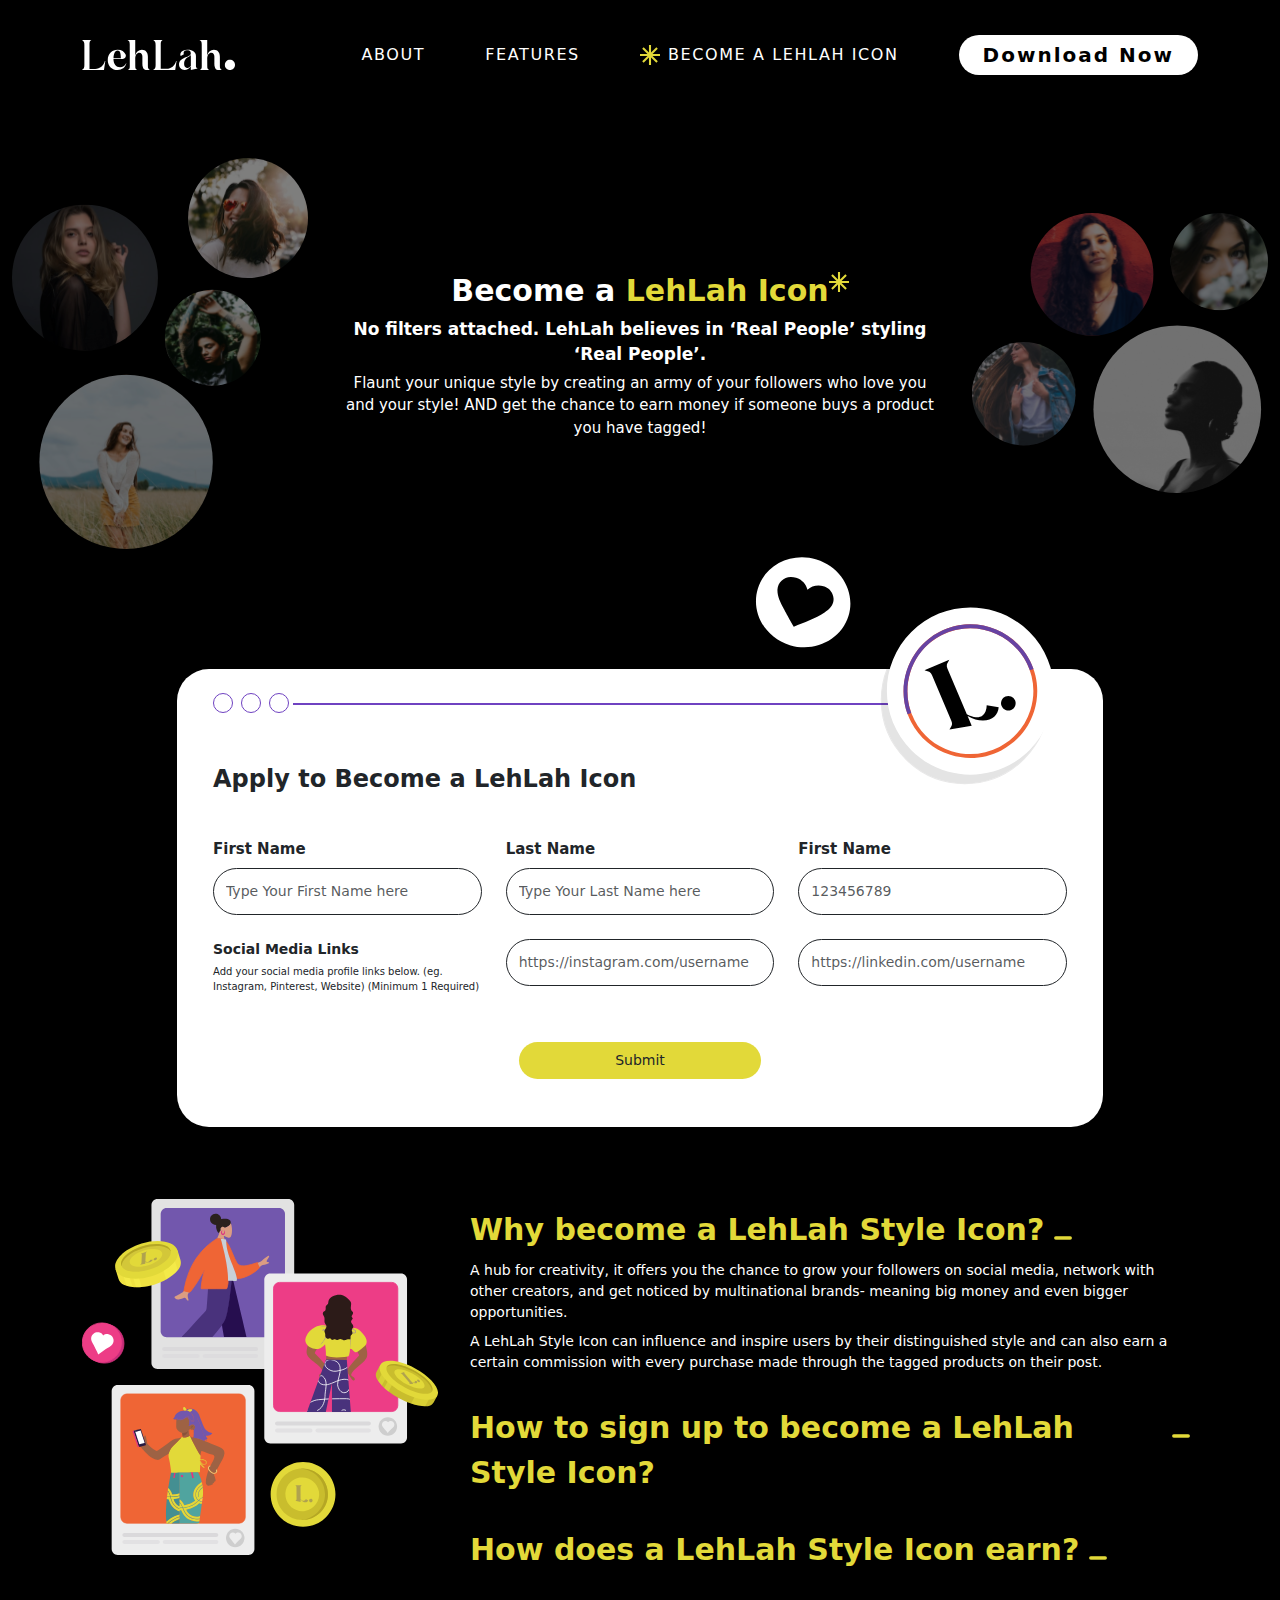
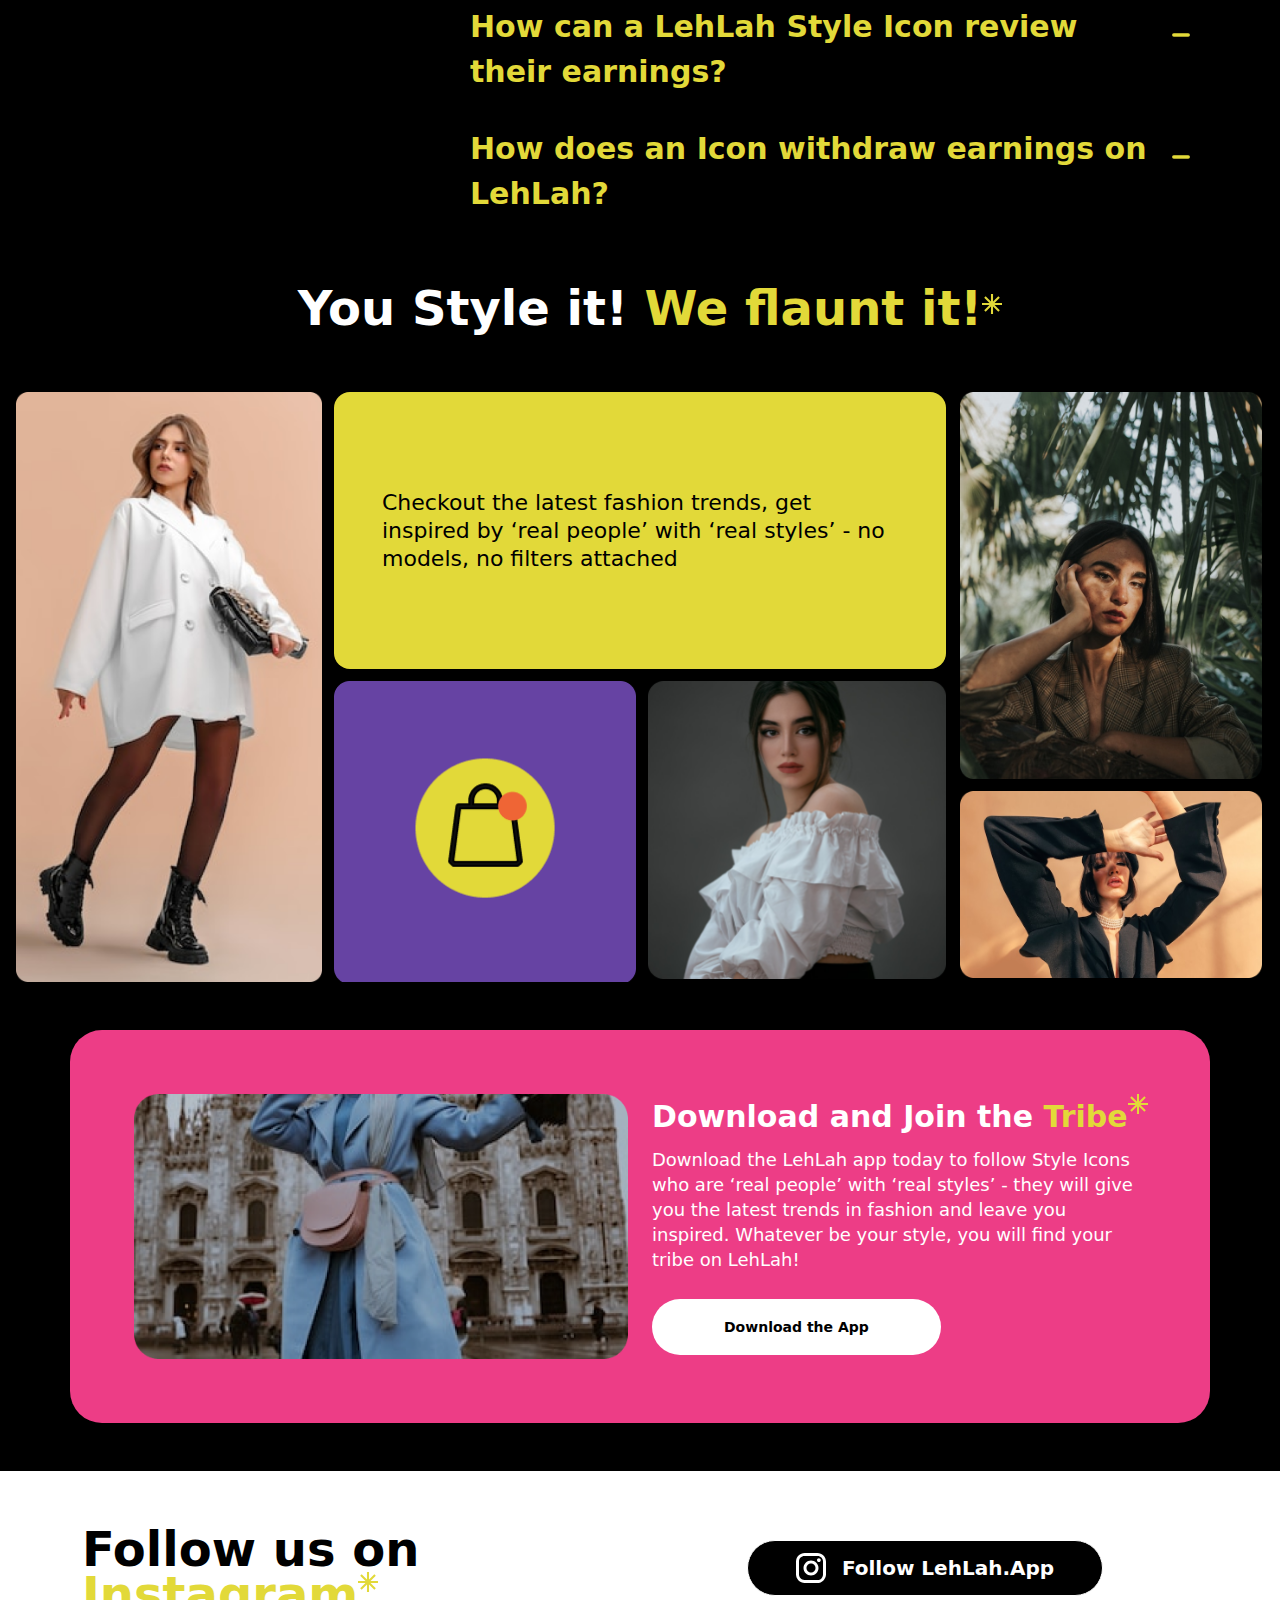
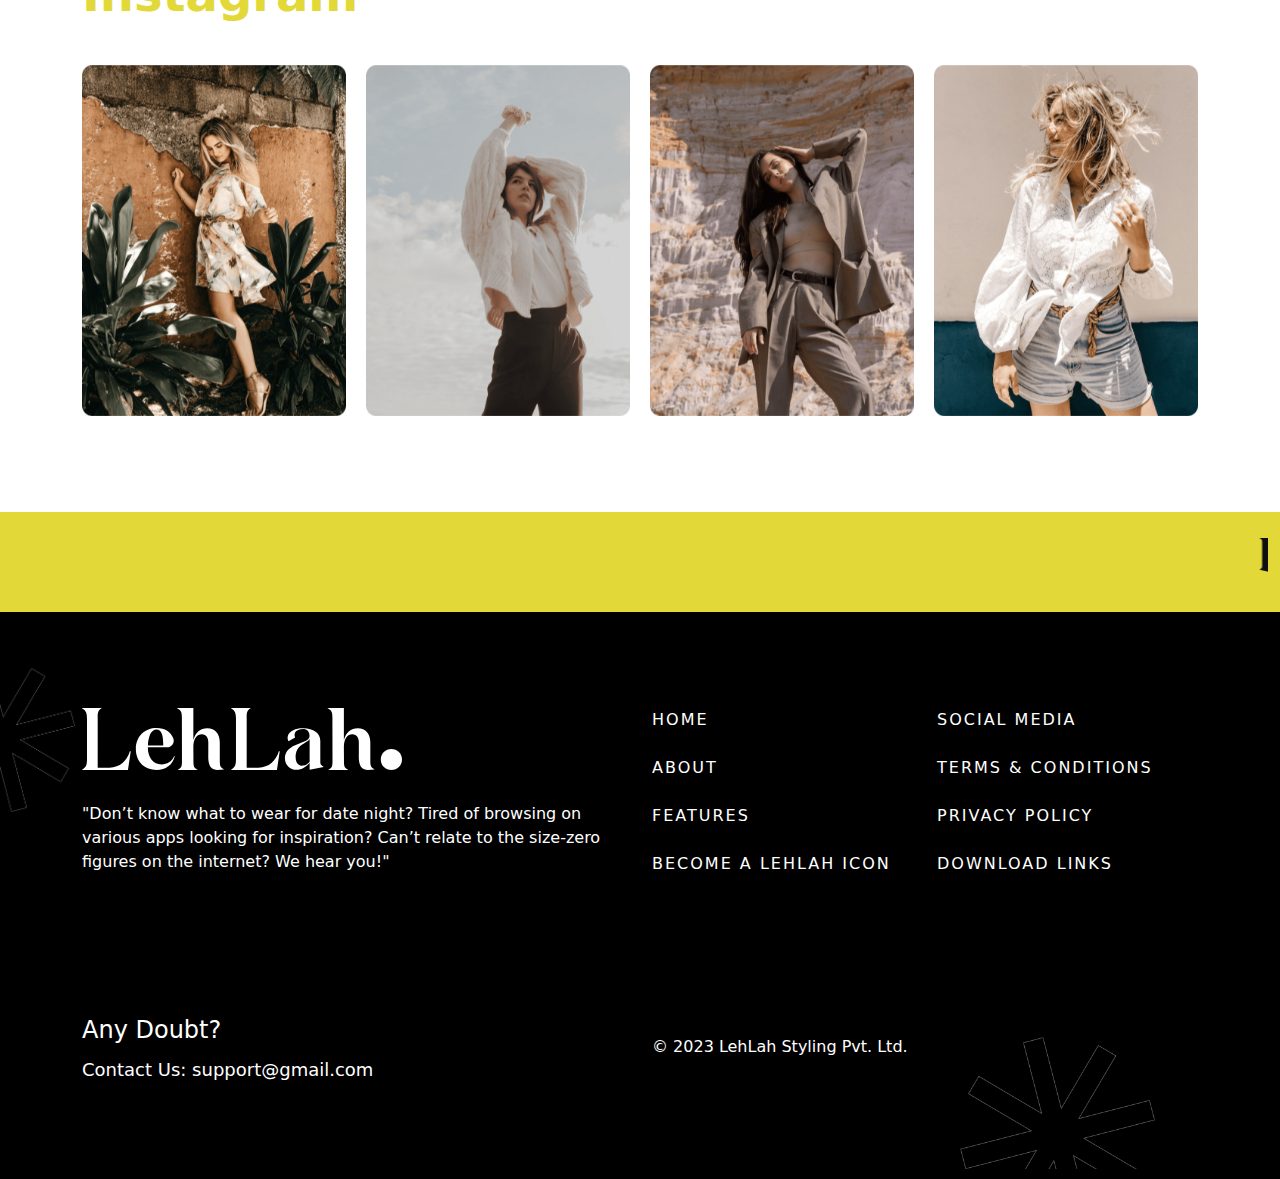
<file: becomelehlahicon.html>
<!DOCTYPE html>
<html lang="en">
<head>
    <meta charset="UTF-8">
    <!-- Static Required meta tags (should be same on every page) -->
    <meta http-equiv="content-type" content="text/html; charset=utf-8">
    <meta name="viewport" content="width=device-width, initial-scale=1, maximum-scale=1, user-scalable=0, shrink-to-fit=no">
    <meta name="theme-color" content="#1a73e9">
    <meta http-equiv='X-UA-Compatible' content='IE=edge'>

    <meta name="web-author" content="web-author-name">
    <meta name="googlebot" content="all">
    <meta name="revisit-after" content="3 days">
    <meta name="copyright" content="Site Name">
    <meta name="language" content="English">
    <meta name="reply-to" content="info@imgglobalinfotech.com">
    <meta name="distribution" content="Global">
    <meta name="rating" content="General">

    <!-- Twitter Meta -->
    <meta name="twitter:site" content="@miradontsoa">
    <meta name="twitter:creator" content="@miradontsoa">
    <meta name="twitter:card" content="summary">

    <!-- Facebook Meta -->
    <meta property="fb:app_id" content="0">

    <meta property="og:type" content="website">
    <meta property="og:image:type" content="image/jpg">
    <meta property="og:image:width" content="1200">
    <meta property="og:image:height" content="630">

    <!-- Dynamic Meta Tags (Should change for every page) -->

    <title>Lehlah.club</title>

        <!-- Required meta tags -->
    <meta name="title" content="Title here">
    <meta name="discrption" content="Discrption here">
    <meta name="keyword" content="Keyword here">

    <!-- Twitter Meta -->
    <meta name="twitter:title" content="Title here">
    <meta name="twitter:description" content="Discrption here">
    <meta name="twitter:image" content="assets/img/logo.png">

    <!-- Facebook Meta -->
    <meta property="og:url" content="">
    <meta property="og:title" content="Title here">
    <meta property="og:description" content="Discrption here">
    <meta property="og:image" content="assets/img/logo.png">
    <meta property="og:image:secure_url" content="assets/img/logo.png">
    <meta name="classification" content="Title here">

    <link rel="shortcut icon" type="image/x-icon" href="assets/img/logo.png">
    <link rel="icon" type="image/x-icon" href="assets/img/Index/favicon.ico">
    <!-- Bootstrap Css -->
    <link rel="stylesheet" href="assets/css/bootstrap.min.css">
    <!-- Custom Css -->
    <link rel="stylesheet" href="assets/css/style.min.css">
    <!-- slider -->
    <link rel="stylesheet" href="assets/libs/slider/css/owl.carousel.min.css">
    <script src="assets/libs/slider/js/jquery.min.js"></script>
</head>
<body class="bg-black">
<!-- navbar start -->
<nav class="navbar navbar-expand-lg container-fluid sticky-top" aria-label="Offcanvas navbar large" id="navbar">
  <div class="container">
        <a class="navbar-brand d-inline-flex" href="index.html"><img src="assets/img/Navbar/logo.svg" height="30px" width="153px" alt="logo" class="nav-logo img-fluid h-100 w-100"></a>
       <button class="navbar-toggler nav-menubtn shadow-none border-0 p-0" type="button" data-bs-toggle="offcanvas" data-bs-target="#offcanvasNavbar2" aria-controls="offcanvasNavbar2" aria-label="Toggle navigation">
         <span class="menu-icon d-inline-flex"><img src="assets/img/Navbar/menu_icon.svg" alt="menu-bar" class="img-fluid w-100 h-100"></span>
       </button>
       <div class="offcanvas offcanvas-end bg-black header-offcanvas" tabindex="-1" id="offcanvasNavbar2" aria-labelledby="offcanvasNavbar3Label">
         <div class="offcanvas-header bg-theme1">
           <div class="offcanvas-logo"><img src="assets/img/Navbar/logo.svg" alt="logo" class="h-100 w-100 img-fluid"></div>
           <button type="button" class="btn-close btn-close-white shadow-none" data-bs-dismiss="offcanvas" aria-label="Close"></button>
         </div>
         <div class="offcanvas-body h-100">
           <ul class="navbar-nav justify-content-end align-items-md-center align-items-start flex-grow-1">
             <li class="nav-item">
               <a class="nav-link fw-normal p-0" href="javascript:;">ABOUT</a>
             </li>
             <li class="nav-item">
               <a class="nav-link fw-normal p-0" href="javascript:;">FEATURES</a>
             </li>
            <li class="nav-item">
               <a class="nav-link fw-normal d-flex justify-content-center align-items-center p-0" href="becomelehlahicon.html"><span class="navstar d-inline-flex me-2"><img src="assets/img/Navbar/navStar.svg" alt="company" class="h-100 w-100 img-fluid downarrowimg"></span>BECOME A LEHLAH ICON</a>
             </li>
             <li class="nav-item">
               <a class="btn position-relative nav-btn overflow-hidden rounded-5 fw-bold py-2 px-4 border-0 d-flex align-items-center justify-content-center" href="javascript:;"><span class="z-2">Download Now</span></a>
             </li>
           </ul>
         </div>
       </div>
  </div>
</nav>
<!-- navbar end -->

<!-- hero section two start -->
<div class="container-fluid herotwo py-md-5 py-4 overflow-x-hidden">
    <div class="row align-items-center gy-3">
        <div class="col-md-3 order-md-1 order-3">
          <div class="d-flex align-items-center position-relative justify-content-around">
            <div class="starimg d-md-none d-block"><img src="assets/img/Index/rotateheroimg.svg" alt="start" class="img-fluid"></div>
            <div class="herotwo-img"><img src="assets/img/Index/becomehero.svg" alt="hero" class="w-100 h-100 img-fluid hero-img"></div>
          </div>
        </div>
        <div class="col-md-6 order-2">
            <div class="row mx-0 gap-1">
                <div class="col-12 text-center herotwo-heading fw-bolder position-relative">Become a <span class="text-theme1">LehLah Icon</span><span class="staricon position-absolute navstar follow-staricon"><img src="assets/img/Navbar/navStar.svg" alt="star" class="h-100 w-100 img-fluid"></span></div>
                <div class="col-12 text-center herotwo-title fw-semibold">No filters attached. LehLah believes in ‘Real People’ styling ‘Real People’.</div>
                <div class="col-12 text-center herotwo-title2 fw-medium">Flaunt your unique style by creating an army of your followers who love you and your style! AND get the chance to earn money if someone buys a product you have tagged!</div>
            </div>
        </div>
        <div class="col-md-3 order-md-3 order-1">
          <div class="d-flex align-items-center position-relative justify-content-around">
            <div class="starimg d-md-none d-block"><img src="assets/img/Index/rotateheroimg.svg" alt="star" class="img-fluid"></div>
            <div class="herotwo-img"><img src="assets/img/Index/becomehero2.svg" alt="hero" class="w-100 h-100 img-fluid hero-img"></div>
          </div>
        </div>
    </div>
</div>
<!-- hero section two end -->

<!-- form section start -->
<div class="container-fluid formSection py-5">
    <div class="container pt-4">
        <div class="row">
            <div class="col-md-10 mx-auto">
                <div class="row form-main bg-white rounded-5 px-md-4 pt-4 position-relative mx-0">
                    <div class="col-md-12 col-11 mx-auto ">
                        <div class="circle-main d-flex gap-2 position-relative align-items-center justify-content-start">
                        <div class="circle rounded-pill"></div>
                        <div class="circle rounded-pill"></div>
                        <div class="circle rounded-pill"></div>
                        </div>
                    </div>
                    <div class="form-img position-absolute"><img src="assets/img/Index/becomeform.svg" alt="form-img" class="h-100 w-100 img-fluid"></div>
                    <div class="form-img2 position-absolute"><img src="assets/img/Index/hearticon.svg" alt="form-img" class="h-100 w-100 img-fluid"></div>
                    <div class="col-12 pt-md-5 pt-4 px-0">
                        <form class="row mx-0">
                            <div class="col-12 form-heaing fw-semibold pb-md-4 pb-2">Apply to Become a LehLah Icon</div>
                            <div class="col-12 px-0 pt-md-3 pt-2">
                               <div class="row mx-0 gy-2">
                                <div class="col-lg-4 col-md-6">
                                    <div class="form-inner">
                                        <label for="basic-url" class="form-label fw-bolder">First Name</label>
                                          <input type="text" class="form-control fw-normal shadow-none rounded-5 border-1 border border-dark" id="basic-url" aria-describedby="basic-addon3 basic-addon4" placeholder="Type Your First Name here" required>
                                      </div>
                                </div>
                                <div class="col-lg-4 col-md-6">
                                    <div class="form-inner">
                                        <label for="basic-url" class="form-label fw-bolder">Last Name</label>
                                          <input type="text" class="form-control fw-normal shadow-none rounded-5 border-1 border border-dark" id="basic-url" aria-describedby="basic-addon3 basic-addon4" placeholder="Type Your Last Name here">
                                      </div>
                                </div>
                                <div class="col-lg-4 col-md-6">
                                    <div class="form-inner">
                                        <label for="basic-url" class="form-label fw-bolder">First Name</label>
                                          <input type="tel" class="form-control fw-normal shadow-none rounded-5 border-1 border border-dark" id="basic-url" aria-describedby="basic-addon3 basic-addon4" placeholder="123456789" required>
                                      </div>
                                </div>
                               </div>
                            </div>
                            <div class="col-12 px-0 pt-4">
                                <div class="row mx-0 gy-3">
                                 <div class="col-lg-4 col-12">
                                    <div class="form-title fw-bolder">Social Media Links</div>
                                    <div class="form-title2 fw-medium pt-1">Add your social media profile links below. (eg. Instagram, Pinterest, Website) (Minimum 1 Required)</div>
                                 </div>
                                 <div class="col-lg-4 col-md-6"> 
                                    <input type="text" class="form-control fw-normal shadow-none rounded-5 border-1 border border-dark" id="basic-url" aria-describedby="basic-addon3 basic-addon4" placeholder="https://instagram.com/username" required>
                                 </div>
                                 <div class="col-lg-4 col-md-6">
                                    <input type="tel" class="form-control fw-normal shadow-none rounded-5 border-1 border border-dark" id="basic-url" aria-describedby="basic-addon3 basic-addon4" placeholder="https://linkedin.com/username">
                                 </div>
                                </div>
                            </div>
                            <div class="col-12 text-center py-md-5 py-4"><button class="btn submit-btn bg-theme1 border-0 rounded-5 px-5 py-2 fw-medium" type="submit"><span class="px-5">Submit</span></button></div>
                        </form>
                    </div>
                </div>
            </div>
        </div>
    </div>
</div>
<!-- form end start -->

<!-- faq section start -->
<div class="container-fluid faq-section pt-md-4 pt-2">
    <div class="container">
        <div class="row gy-3">
            <div class="col-lg-4 col-md-4">
                <div class="faq-img"><img src="assets/img/Index/accodian.svg" alt="faq" class="w-100 h-100 img-fluid"></div>
            </div>
            <div class="col-md-8">
                <div class="accordion question row gy-md-3 faq-accordion" id="accordionExample">
                        <div class="col-12">
                          <div class="accordion-item position-relative rounded-0 border-0 rounded-0 bg-transparent">
                            <div class="accordion-header ">
                              <button class="accordion-button d-flex align-items-baseline bg-transparent shadow-none fw-bolder position-relative p-2" type="button" data-bs-toggle="collapse" data-bs-target="#collapseOne" aria-expanded="true" aria-controls="collapseOne"> Why become a LehLah Style Icon?</button>
                            </div>
                            <div id="collapseOne" class="accordion-collapse collapse show" data-bs-parent="#accordionExample">
                              <div class="accordion-body p-2 fw-medium pt-0">
                               <div>A hub for creativity, it offers you the chance to grow your followers on social media, network with other creators, and get noticed by multinational brands- meaning big money and even bigger opportunities.</div>
                               <div class="mt-2">A LehLah Style Icon can influence and inspire users by their distinguished style and can also earn a certain commission with every purchase made through the tagged products on their post.</div>
                              </div>
                            </div>
                          </div>
                        </div>
                        <div class="col-12">
                            <div class="accordion-item position-relative rounded-0 border-0 rounded-0 bg-transparent">
                              <div class="accordion-header ">
                                <button class="accordion-button d-flex align-items-baseline bg-transparent shadow-none p-2 fw-bolder position-relative" type="button" data-bs-toggle="collapse" data-bs-target="#collapsetwo" aria-expanded="true" aria-controls="collapsetwo">How to sign up to become a LehLah Style Icon?</button>
                              </div>
                              <div id="collapsetwo" class="accordion-collapse collapse" data-bs-parent="#accordionExample">
                                <div class="accordion-body p-2 fw-medium pt-0">
                                    1. Fill up a simple form and leave us some of your social media links <br>
                                    2. This can be instagram profiles, websites, pinterest boards, etc! <br>
                                    3. Someone from the Lehlah team will review your profile and get back to you! <br>
                                    4. Once you are approved, your profile will become public- people can find you on our discovery page, search for you, and therefore you can earn more money on LehLah!
                                </div>
                              </div>
                            </div>
                        </div>
                        <div class="col-12">
                            <div class="accordion-item position-relative rounded-0 border-0 rounded-0 bg-transparent">
                              <div class="accordion-header ">
                                <button class="accordion-button d-flex align-items-baseline bg-transparent p-2 shadow-none fw-bolder position-relative" type="button" data-bs-toggle="collapse" data-bs-target="#collapsethree" aria-expanded="true" aria-controls="collapsethree">How does a LehLah Style Icon earn?</button>
                              </div>
                              <div id="collapsethree" class="accordion-collapse collapse " data-bs-parent="#accordionExample">
                                <div class="accordion-body p-2 fw-medium pt-0">An icon will earn every time another user purchases a product through the icon’s post. Icons will be able to check their earnings on the app (click on Profile> Settings> Earnings), as well as get insights into their performance, click through rate, and products sold.</div>
                              </div>
                            </div>
                        </div>
                        <div class="col-12">
                            <div class="accordion-item position-relative rounded-0 border-0 rounded-0 bg-transparent">
                              <div class="accordion-header ">
                                <button class="accordion-button d-flex align-items-baseline bg-transparent p-2 shadow-none fw-bolder position-relative" type="button" data-bs-toggle="collapse" data-bs-target="#collapsefour" aria-expanded="true" aria-controls="collapsefour">How can a LehLah Style Icon review their earnings?
                                </button>
                              </div>
                              <div id="collapsefour" class="accordion-collapse collapse" data-bs-parent="#accordionExample">
                                <div class="accordion-body p-2 fw-medium pt-0">
                                    An Icon can check their earnings on the app (click on Profile> Settings> Earnings). They will also be able to see their top performing products and posts, click through rate, and products sold.
                                </div>
                              </div>
                            </div>
                        </div>
                        <div class="col-12">
                            <div class="accordion-item position-relative rounded-0 border-0 rounded-0 bg-transparent">
                              <div class="accordion-header ">
                                <button class="accordion-button d-flex align-items-baseline p-2 bg-transparent shadow-none fw-bolder position-relative" type="button" data-bs-toggle="collapse" data-bs-target="#collapsefive" aria-expanded="true" aria-controls="collapsefive">How does an Icon withdraw earnings on LehLah?
                                </button>
                              </div>
                              <div id="collapsefive" class="accordion-collapse collapse" data-bs-parent="#accordionExample">
                                <div class="accordion-body p-2 fw-medium pt-0">
                                    If you want to withdraw your earnings, click on the "Can Withdraw" box. Enter the amount you would like to withdraw and hit “Withdraw”. Earnings can be withdrawn only 90 days after a sale is made. This is to account for a situation where products are returned / refunded
                                    An important point to note here are that the minimum amount you can withdraw is Rs. 500/-
                                </div>
                              </div>
                            </div>
                        </div>
                  </div>
            </div>
        </div>
    </div>
</div>
<!-- faq section end -->

<!-- icon-testimonal section start -->
<div class="container-fluid iconTestimonal pt-5 pb-md-5 pb-4 overflow-x-hidden">
  <div class="row">
    <div class="col-12 testimonal-heading fw-bold text-center ">You Style it! <span class="text-theme1 position-relative"> We flaunt it! <span class="staricon position-absolute navstar"><img src="assets/img/Navbar/navStar.svg" alt="star" class="h-100 w-100 img-fluid"></span></span> </div>
    <div class="col-12 mt-md-5 mt-4">
      <div class="owl-carousel owl-theme icon-carousel ">
        <div class="item">
          <div class="row mx-0 g-2">
            <div class="col-lg-3 col-6">
              <div class="testiconone h-100"><img src="assets/img/Index/testimonal1.png" alt="testimonal" class="h-100 img-fluid"></div>
            </div>
            <div class="col-6 d-lg-block d-none">
              <div class="row mx-0 g-2 h-100 ">
                <div class="col-12  center ">
                  <div class="testimonal-title fw-medium bg-theme1 rounded-4 h-100 d-flex justify-content-center align-items-center p-5">Checkout the latest fashion trends, get inspired by ‘real people’ with ‘real styles’ - no models, no filters attached</div>
                  </div>
                <div class="col-6 pt-1 pe-1"><div class="testiconthree "><img src="assets/img/Index/testimonal2.png" alt="testimonal" class=" w-100 h-100 img-fluid"></div></div>
                <div class="col-6 pt-1 ps-2"><div class="testiconthree "><img src="assets/img/Index/testimonal3.png" alt="testimonal" class=" w-100 h-100 img-fluid"></div></div>
              </div>
            </div>
            <div class="col-lg-3 col-6">
              <div class="row mx-0 h-100 g-1 ">
                <div class="col-12 "><img src="assets/img/Index/testimonal4.png" alt="Testimonal" class="w-100 h-100 img-fluid"></div>
                <div class="col-12 pt-2"><img src="assets/img/Index/testimonal5.png" alt="Testimonal" class="w-100 h-100 img-fluid"></div>
              </div>
            </div>
          </div>
        </div>
        <div class="item">
          <div class="row mx-0 g-2">
            <div class="col-lg-3 col-6">
              <div class="row mx-0 h-100 g-1 ">
                <div class="col-12 "><img src="assets/img/Index/testimonal4.png" alt="Testimonal" class="w-100 h-100 img-fluid"></div>
                <div class="col-12 pt-2"><img src="assets/img/Index/testimonal5.png" alt="Testimonal" class="w-100 h-100 img-fluid"></div>
              </div>
            </div>
            <div class="col-lg-3 col-6">
              <div class="testiconone h-100"><img src="assets/img/Index/testimonal1.png" alt="testimonal" class="h-100 img-fluid"></div>
            </div>
            <div class="col-6 d-lg-block d-none">
              <div class="row mx-0 g-2 h-100 ">
                <div class="col-12  center ">
                  <div class="testimonal-title fw-medium bg-theme1 rounded-4 h-100 d-flex justify-content-center align-items-center p-5">Checkout the latest fashion trends, get inspired by ‘real people’ with ‘real styles’ - no models, no filters attached</div>
                  </div>
                <div class="col-6 pt-1 pe-1"><div class="testiconthree "><img src="assets/img/Index/testimonal2.png" alt="testimonal" class=" w-100 h-100 img-fluid"></div></div>
                <div class="col-6 pt-1 ps-2"><div class="testiconthree "><img src="assets/img/Index/testimonal3.png" alt="testimonal" class=" w-100 h-100 img-fluid"></div></div>
              </div>
            </div>
          </div>
        </div>
        <div class="item">
          <div class="row mx-0 g-2">
            <div class="col-6 d-lg-block d-none">
              <div class="row mx-0 g-2 h-100 ">
                <div class="col-12  center ">
                  <div class="testimonal-title fw-medium bg-theme1 rounded-4 h-100 d-flex justify-content-center align-items-center p-5">Checkout the latest fashion trends, get inspired by ‘real people’ with ‘real styles’ - no models, no filters attached</div>
                  </div>
                <div class="col-6 pt-1 pe-1"><div class="testiconthree "><img src="assets/img/Index/testimonal2.png" alt="testimonal" class=" w-100 h-100 img-fluid"></div></div>
                <div class="col-6 pt-1 ps-2"><div class="testiconthree "><img src="assets/img/Index/testimonal3.png" alt="testimonal" class=" w-100 h-100 img-fluid"></div></div>
              </div>
            </div>
            <div class="col-lg-3 col-6">
              <div class="testiconone h-100"><img src="assets/img/Index/testimonal1.png" alt="testimonal" class="h-100 img-fluid"></div>
            </div>
            <div class="col-lg-3 col-6">
              <div class="row mx-0 h-100 g-1 ">
                <div class="col-12 "><img src="assets/img/Index/testimonal4.png" alt="Testimonal" class="w-100 h-100 img-fluid"></div>
                <div class="col-12 pt-2"><img src="assets/img/Index/testimonal5.png" alt="Testimonal" class="w-100 h-100 img-fluid"></div>
              </div>
            </div>
          </div>
        </div>
      </div>
      
      <!-- <div class="owl-carousel owl-theme icon-carousel ">
        <div class="item">
          <div class="row mx-0">
            <div class="col-lg-3 col-6">
              <div class="testiconone h-100"><img src="assets/img/Index/testimonal1.png" alt="testimonal" class="h-100 img-fluid"></div>
            </div>
            <div class="col-6 px-0 d-lg-block d-none">
              <div class="row mx-0 h-100 gy-1">
                <div class="col-12 px-0 center mb-2">
                  <div class="testimonal-title fw-medium bg-theme1 rounded-4 h-100 d-flex justify-content-center align-items-center p-5">Checkout the latest fashion trends, get inspired by ‘real people’ with ‘real styles’ - no models, no filters attached</div>
                  </div>
                <div class="col-6 px-0"><div class="testiconthree h-100"><img src="assets/img/Index/testimonal2.png" alt="testimonal" class=" w-100 img-fluid"></div></div>
                <div class="col-6 pe-0"><div class="testiconthree h-100"><img src="assets/img/Index/testimonal3.png" alt="testimonal" class=" w-100 img-fluid"></div></div>
              </div>
            </div>
            <div class="col-lg-3 col-6">
              <div class="row mx-0 h-100 gy-1">
                <div class="col-12 px-0 mb-3"><img src="assets/img/Index/testimonal4.png" alt="Testimonal" class="w-100 img-fluid"></div>
                <div class="col-12 px-0"><img src="assets/img/Index/testimonal5.png" alt="Testimonal" class="w-100 img-fluid"></div>
              </div>
            </div>
          </div>
        </div>
        <div class="item">
          <div class="row mx-0">
            <div class="col-lg-3 col-6">
              <div class="testiconone h-100"><img src="assets/img/Index/testimonal1.png" alt="testimonal" class="h-100 img-fluid"></div>
            </div>
            <div class="col-6 px-0 d-lg-block d-none">
              <div class="row mx-0 h-100 gy-1">
                <div class="col-12 px-0 center mb-2">
                  <div class="testimonal-title fw-medium bg-theme1 rounded-4 h-100 d-flex justify-content-center align-items-center p-5">Checkout the latest fashion trends, get inspired by ‘real people’ with ‘real styles’ - no models, no filters attached</div>
                  </div>
                <div class="col-6 px-0"><div class="testiconthree h-100"><img src="assets/img/Index/testimonal2.png" alt="testimonal" class=" w-100 img-fluid"></div></div>
                <div class="col-6 pe-0"><div class="testiconthree h-100"><img src="assets/img/Index/testimonal3.png" alt="testimonal" class=" w-100 img-fluid"></div></div>
              </div>
            </div>
            <div class="col-lg-3 col-6">
              <div class="row mx-0 h-100 gy-1">
                <div class="col-12 px-0 mb-3"><img src="assets/img/Index/testimonal4.png" alt="Testimonal" class="w-100 img-fluid"></div>
                <div class="col-12 px-0"><img src="assets/img/Index/testimonal5.png" alt="Testimonal" class="w-100 img-fluid"></div>
              </div>
            </div>
          </div>
        </div>
        <div class="item">
          <div class="row mx-0">
            <div class="col-lg-3 col-6">
              <div class="testiconone h-100"><img src="assets/img/Index/testimonal1.png" alt="testimonal" class="h-100 img-fluid"></div>
            </div>
            <div class="col-6 px-0 d-lg-block d-none">
              <div class="row mx-0 h-100 gy-1">
                <div class="col-12 px-0 center mb-2">
                  <div class="testimonal-title fw-medium bg-theme1 rounded-4 h-100 d-flex justify-content-center align-items-center p-5">Checkout the latest fashion trends, get inspired by ‘real people’ with ‘real styles’ - no models, no filters attached</div>
                  </div>
                <div class="col-6 px-0"><div class="testiconthree h-100"><img src="assets/img/Index/testimonal2.png" alt="testimonal" class=" w-100 img-fluid"></div></div>
                <div class="col-6 pe-0"><div class="testiconthree h-100"><img src="assets/img/Index/testimonal3.png" alt="testimonal" class=" w-100 img-fluid"></div></div>
              </div>
            </div>
            <div class="col-lg-3 col-6">
              <div class="row mx-0 h-100 gy-1">
                <div class="col-12 px-0 mb-3"><img src="assets/img/Index/testimonal4.png" alt="Testimonal" class="w-100 img-fluid"></div>
                <div class="col-12 px-0"><img src="assets/img/Index/testimonal5.png" alt="Testimonal" class="w-100 img-fluid"></div>
              </div>
            </div>
          </div>
        </div>
    </div>  -->
    </div>
  </div>

</div> 
<!-- icon-testimonal section start -->

<!-- download app section start -->
<div class="container-fluid downloadapp pb-5">
<div class="container bg-theme3 p-lg-5 p-md-4 p-sm-3 p-2 rounded-5">
  <div class="row p-3 gy-3">
    <div class="col-md-6">
        <div class="showimg h-100"><img src="assets/img/Index/videoThumb.png" alt="video" class="h-100 w-100 img-fluid object-fit-cover rounded-4"></div>
    </div>
    <div class="col-md-6">
      <div class="row mx-0 download-content h-100">
        <div class="col-12 px-0 download-heading fw-semibold">Download and Join the <span class="text-theme1 position-relative">Tribe<span class="staricon navstar d-inline-flex position-absolute follow-staricon"><img src="assets/img/Navbar/navStar.svg" alt="star" class="h-100 w-100 img-fluid"></span></span></div>
        <div class="col-12 px-0 download-title fw-medium mt-1">Download the LehLah app today to follow Style Icons who are ‘real people’ with ‘real styles’ - they will give you the latest trends in fashion and leave you inspired. Whatever be your style, you will find your tribe on LehLah!</div>
        <div class="col-12 mt-md-4 mt-3 px-0 text-lg-start text-center">
          <a href="javascript:;" class="btn custom-btn  border-0 rounded-5 fw-bold bg-white  px-5 d-inline-flex position-relative justify-content-center align-items-center mx-auto px-5 overflow-hidden"><span class="z-2 btnInner text-black px-md-4 px-2 ">Download the App</span>
        </a></div>
      </div>
    </div>
  </div>
</div>
</div>
<!-- download app section end -->

<!-- follow section start -->
<div class="container-fluid followoninsta py-md-5 py-4 bg-white">
<div class="container py-md-0 py-2">
  <div class="row align-items-center gy-md-0 gy-3">
    <div class="col-md-6 follow-heading fw-bolder text-md-start text-center mt-2">Follow us on <span class="text-theme1 position-relative">Instagram<span class="staricon position-absolute navstar follow-staricon"><img src="assets/img/Navbar/navStar.svg" alt="star" class="h-100 w-100 img-fluid"></span></span></div>
    <div class="col-md-6 text-center">
      <a href="javascript:;" class="btn custom-btn apply-btn border border-1 border-white rounded-5 fw-bold d-inline-flex position-relative justify-content-center align-items-center mx-auto px-md-5 px-4 overflow-hidden">
        <div class="z-2 pe-md-3 pe-2"><img src="assets/img/Index/insta.svg" alt="insta" class="h-100 w-100 img-fluid instagram"></div>
        <span class="z-2 btnInner">Follow LehLah.App</span>
      </a>
    </div>
    <div class="col-12 py-md-5 py-2">
      <div class="row owl-carousel owl-theme follow-carousel m-0">
        <div class="col-12 item">
          <div class="followimg"><img src="assets/img/Index/instagram1.png" alt="follow" class="w-100 h-100 img-fluid followicon"></div>
        </div>
        <div class="col-12 item">
          <div class="followimg"><img src="assets/img/Index/instagram2.png" alt="follow" class="w-100 img-fluid followicon"></div>
        </div>
        <div class="col-12 item">
          <div class="followimg"><img src="assets/img/Index/instagram3.png" alt="follow" class="w-100 img-fluid followicon"></div>
        </div>
        <div class="col-12 item">
          <div class="followimg"><img src="assets/img/Index/instagram4.png" alt="follow" class="w-100 img-fluid followicon"></div>
        </div>
        
      </div>
    </div>

</div>

</div> 
</div>
<!-- follow section end -->


<!-- real style section start -->
<div class="container-fluid realstyle bg-theme1 py-md-4 py-3 marquee marquee1">
<marquee behavior="scroll" direction="left" onmouseover="this.stop();" onmouseout="this.start()";>
  <a href="javascript:;" class="px-md-5 px-3 marquee-img d-inline-flex"><img src="assets/img/Index/marqueeImg.svg" alt="real style" class="img-fluid"></a>
  <a href="javascript:;" class="px-md-5 px-3 marquee-img d-inline-flex"><img src="assets/img/Index/marqueeImg.svg" alt="real style" class="img-fluid"></a>
  <a href="javascript:;" class="px-md-5 px-3 marquee-img d-inline-flex"><img src="assets/img/Index/marqueeImg.svg" alt="real style" class="img-fluid"></a>
  <a href="javascript:;" class="px-md-5 px-3 marquee-img d-inline-flex"><img src="assets/img/Index/marqueeImg.svg" alt="real style" class="img-fluid"></a>
  <a href="javascript:;" class="px-md-5 px-3 marquee-img d-inline-flex"><img src="assets/img/Index/marqueeImg.svg" alt="real style" class="img-fluid"></a>
</marquee>
</div>
<!-- real style section end -->

<!-- footer start -->
<div class="container-fluid footer py-md-5 py-4 position-relative">
<div class="container py-md-5 py-3">
  <div class="row gy-md-5 gy-4">
    <div class="col-lg-6">
      <a href="index.html" class="d-block footer-logo pb-2"><img src="assets/img/Footer/footerlogo.svg" alt="logo" class="w-100 h-100 img-fluid"></a>
      <div class="footer-title fw-medium pt-md-4 pt-sm-3 pt-2">"Don’t know what to wear for date night? Tired of browsing on various apps looking for inspiration? Can’t relate to the size-zero figures on the internet? We hear you!"</div>
    </div>
    <div class="col-lg-3 col-6">
      <ul class="d-flex flex-column gap-md-4 gap-3 list-unstyled">
        <li><a href="javascript:;" class="text-decoration-none links fw-normal d-block">HOME</a></li>
        <li><a href="javascript:;" class="text-decoration-none links fw-normal d-block">ABOUT</a></li>
        <li><a href="javascript:;" class="text-decoration-none links fw-normal d-block">FEATURES</a></li>
        <li><a href="becomelehlahicon.html" class="text-decoration-none links fw-normal d-block">BECOME A LEHLAH ICON</a></li>
      </ul>
    </div>
    <div class="col-lg-3 col-6">
      <ul class="d-flex flex-column gap-md-4 gap-3 list-unstyled">
        <li><a href="javascript:;" class="text-decoration-none links fw-normal d-block">SOCIAL MEDIA</a></li>
        <li><a href="terms&condition.html" class="text-decoration-none links fw-normal d-block">TERMS & CONDITIONS</a></li>
        <li><a href="privacypolicy.html" class="text-decoration-none links fw-normal d-block">PRIVACY POLICY</a></li>
        <li><a href="javascript:;" class="text-decoration-none links fw-normal d-block">DOWNLOAD LINKS</a></li>
      </ul>
    </div>
    <div class="col-12 pt-md-5  px-0">
      <div class="row mx-0 pt-md-4 align-items-center gy-md-0 gy-2">
        <div class="col-lg-6 text-md-start text-center">
          <div class="doubt fw-medium">Any Doubt?</div>
          <div class="mail fw-medium mt-2">Contact Us: <a href="mailto:support@gmail.com" class="text-decoration-none email">support@gmail.com</a></div>
        </div>
        <div class="col-lg-6 copyright fw-medium text-md-start text-center">© 2023 LehLah Styling Pvt. Ltd.</div>
      </div>
    </div>
  </div>
</div>
</div>
<!-- footer end -->

  <!-- Bootstrap Js -->
  <script src="assets/libs/bootstrap/js/bootstrap.bundle.min.js"></script>
  <!-- slider -->
  <script src="assets/libs/slider/js/owl.carousel.min.js"></script>
  <!-- Custom Js -->
  <script src="assets/js/index.js"></script>

  <script>
    $('.style-carousel').owlCarousel({
    loop:true,
    margin:0,
    nav:true,
    responsive:{
        0:{
            items:1
        },
        600:{
            items:3
        },
        1000:{
            items:3
        }
    }
})
$('.follow-carousel').owlCarousel({
    loop:true,
    margin:20,
    nav:false,
    responsive:{
        0:{
            items:1.3,
            dots:true
        },
        600:{
            items:3,
            dots:true
        },
        1000:{
            items:4
        }
    }
})

// icon-testimoanl
$('.icon-carousel').owlCarousel({
    loop:true,
    margin:0,
    nav:false,
    dots:false,
    responsive:{
        0:{
            items:1
        },
        600:{
            items:1
        },
        1000:{
            items:1
        }
    }
})


  </script>
</body>
</html>
</file>
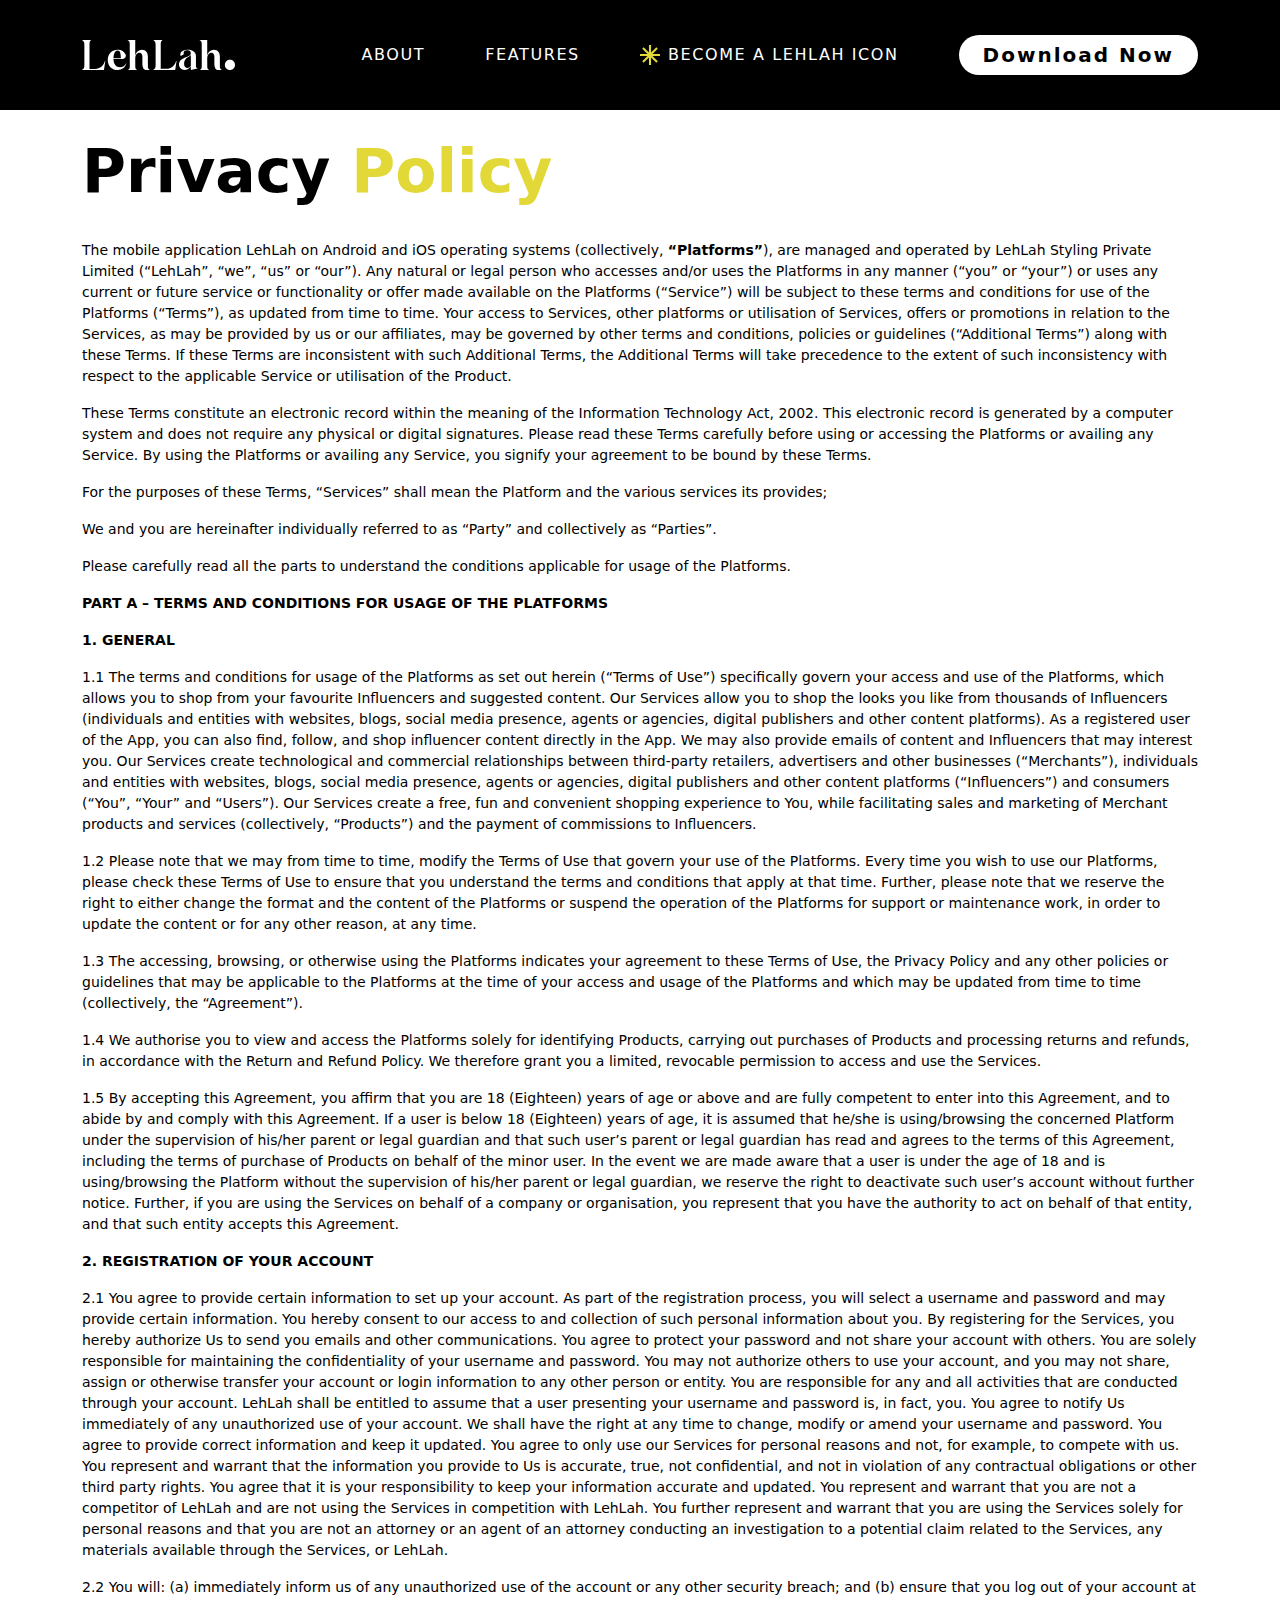
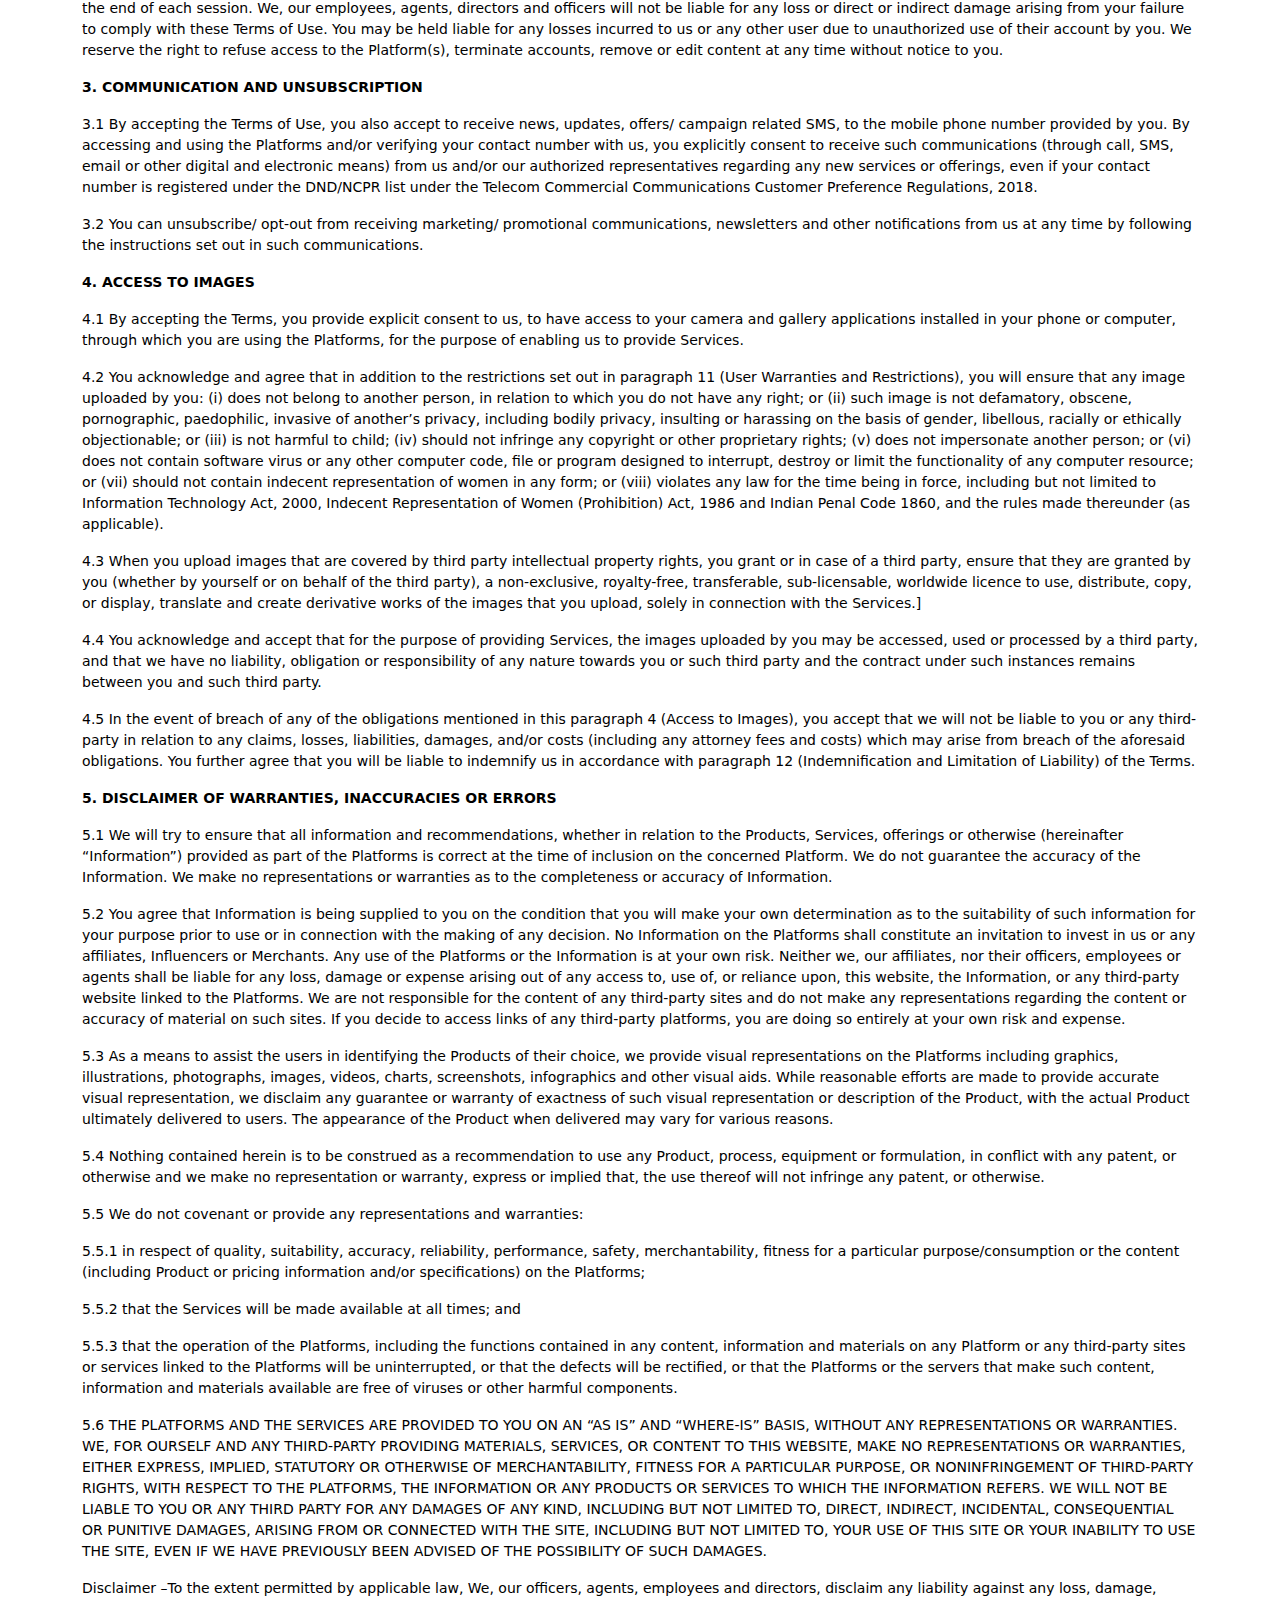
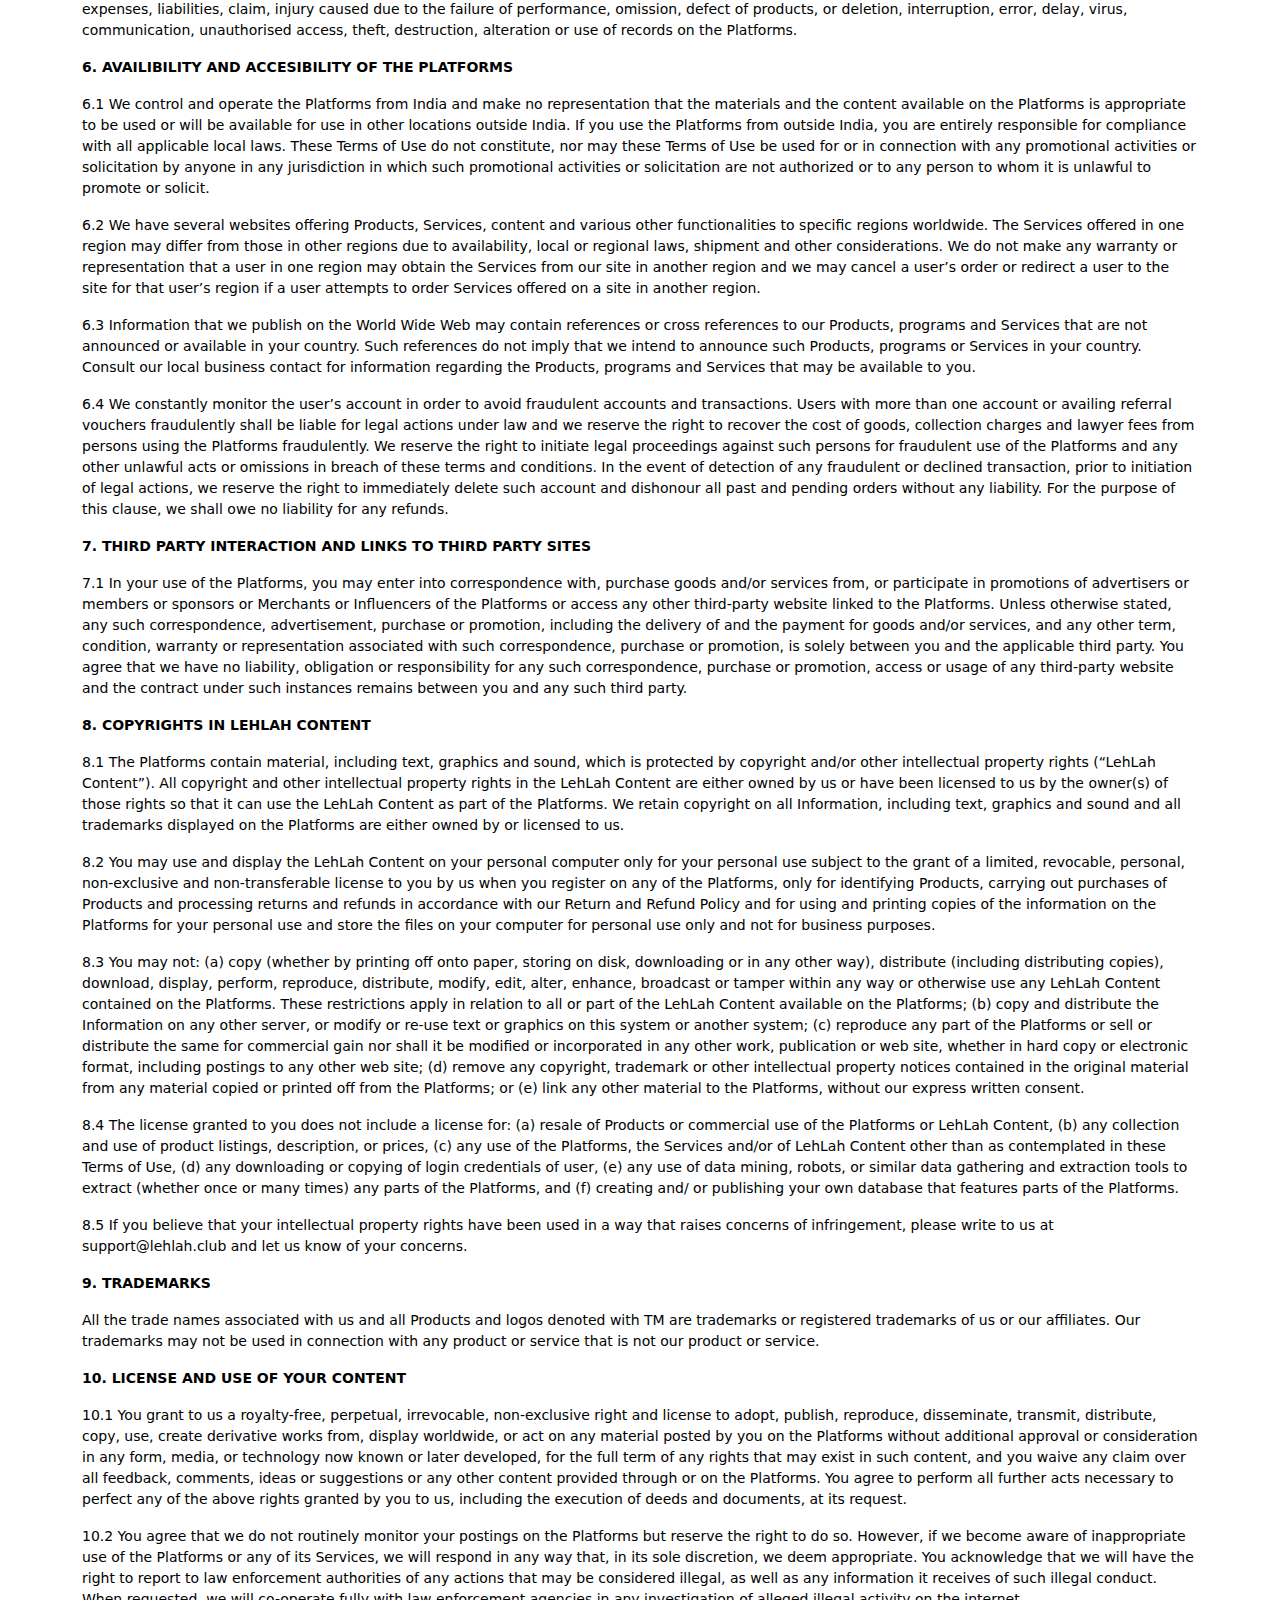
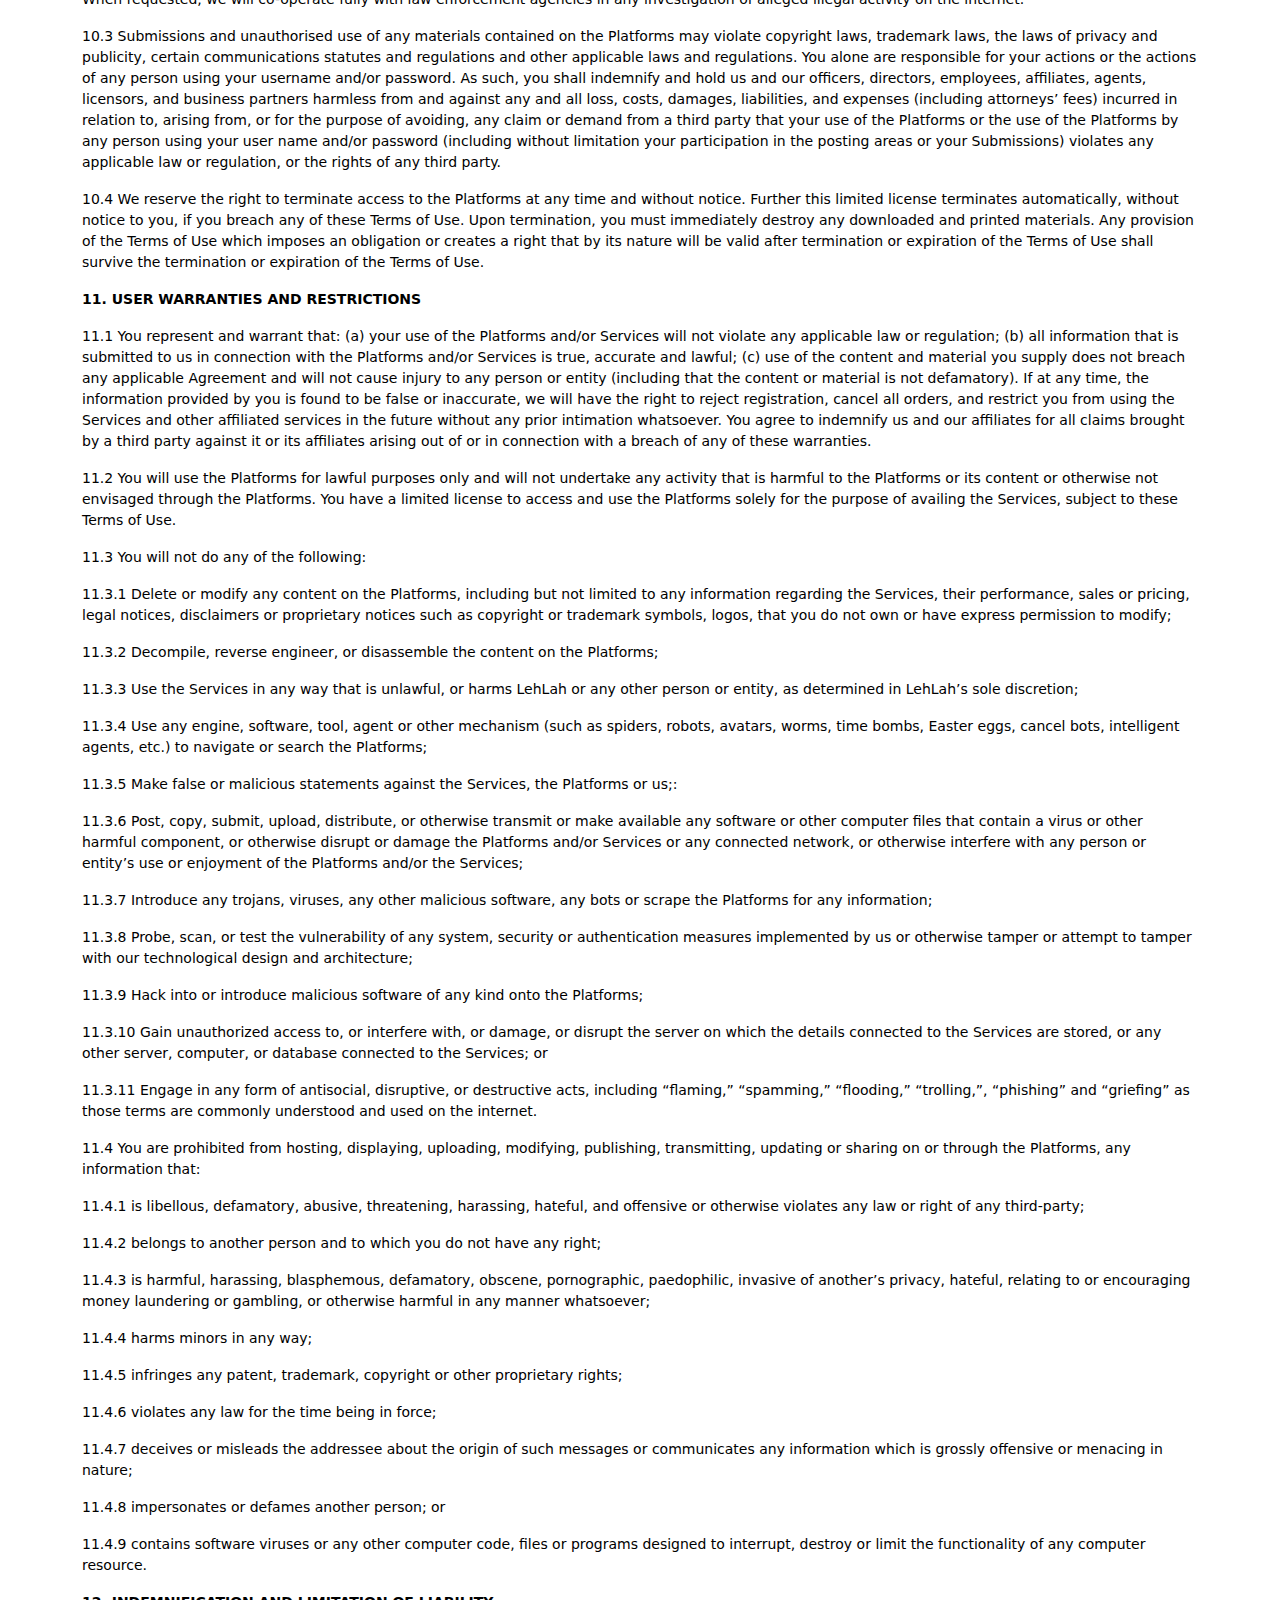
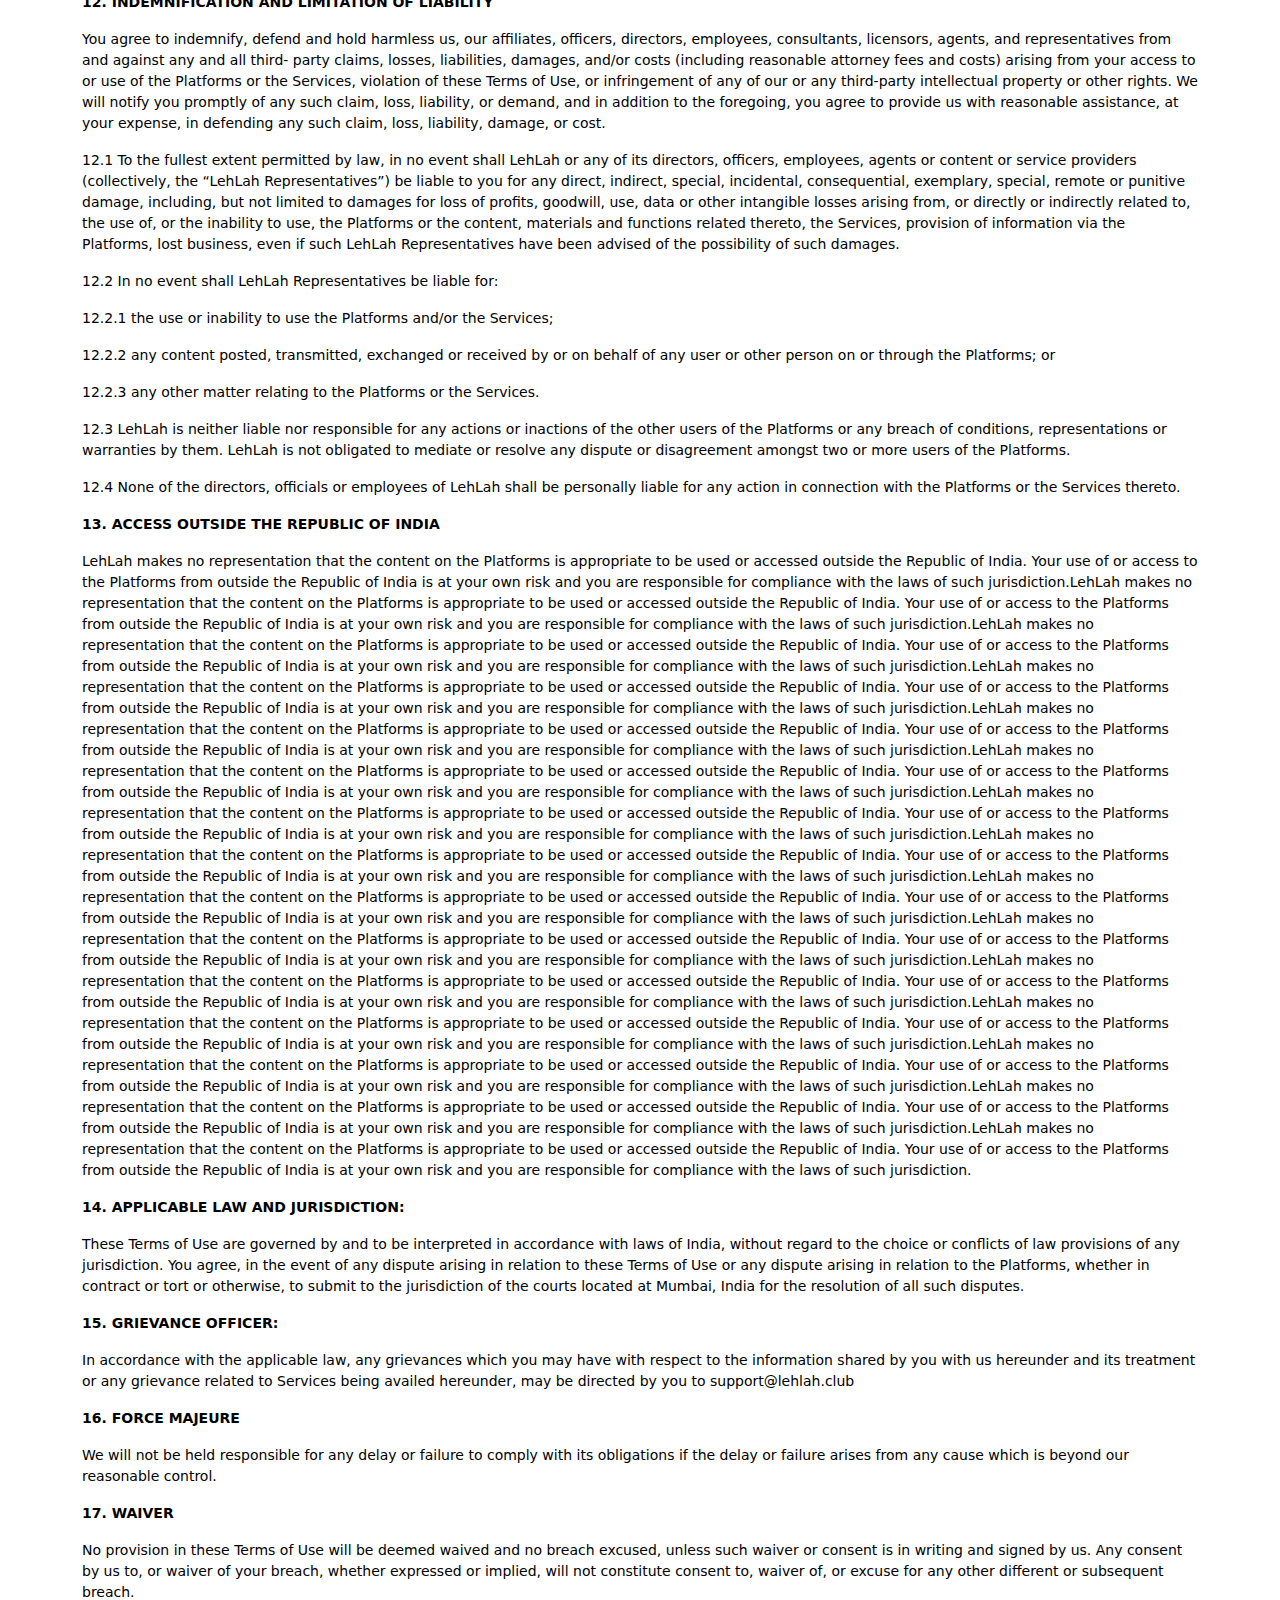
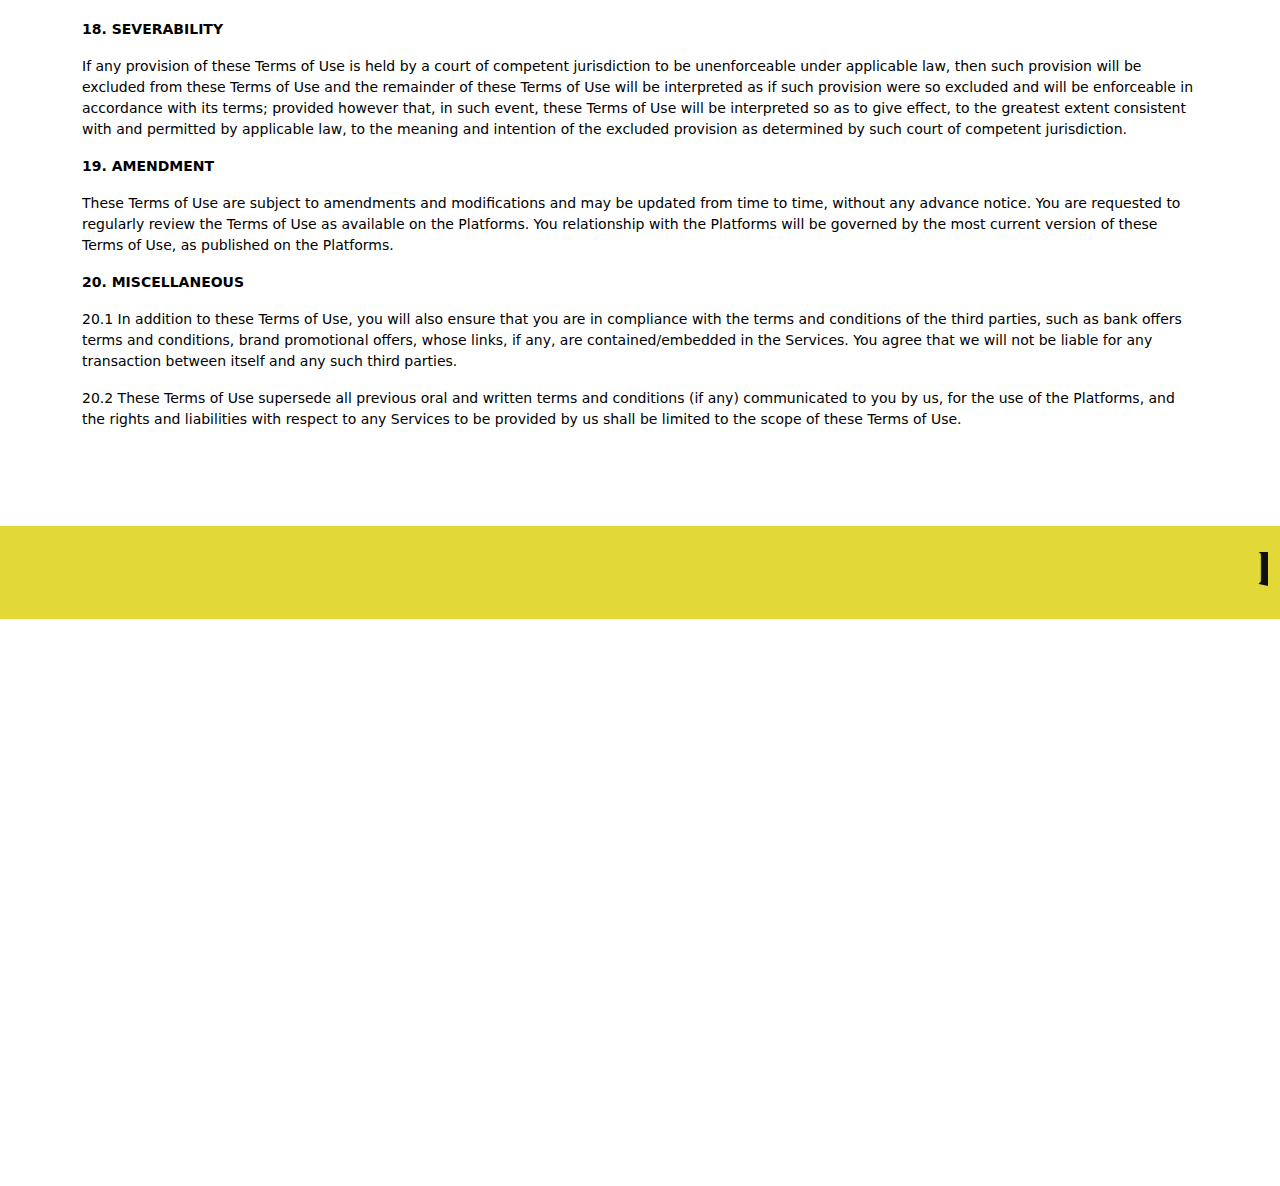
<file: privacypolicy.html>
<!DOCTYPE html>
<html lang="en">
<head>
    <meta charset="UTF-8">
    <!-- Static Required meta tags (should be same on every page) -->
    <meta http-equiv="content-type" content="text/html; charset=utf-8">
    <meta name="viewport" content="width=device-width, initial-scale=1, maximum-scale=1, user-scalable=0, shrink-to-fit=no">
    <meta name="theme-color" content="#1a73e9">
    <meta http-equiv='X-UA-Compatible' content='IE=edge'>

    <meta name="web-author" content="web-author-name">
    <meta name="googlebot" content="all">
    <meta name="revisit-after" content="3 days">
    <meta name="copyright" content="Site Name">
    <meta name="language" content="English">
    <meta name="reply-to" content="info@imgglobalinfotech.com">
    <meta name="distribution" content="Global">
    <meta name="rating" content="General">

    <!-- Twitter Meta -->
    <meta name="twitter:site" content="@miradontsoa">
    <meta name="twitter:creator" content="@miradontsoa">
    <meta name="twitter:card" content="summary">

    <!-- Facebook Meta -->
    <meta property="fb:app_id" content="0">

    <meta property="og:type" content="website">
    <meta property="og:image:type" content="image/jpg">
    <meta property="og:image:width" content="1200">
    <meta property="og:image:height" content="630">

    <!-- Dynamic Meta Tags (Should change for every page) -->

    <title>Lehlah.club</title>

        <!-- Required meta tags -->
    <meta name="title" content="Title here">
    <meta name="discrption" content="Discrption here">
    <meta name="keyword" content="Keyword here">

    <!-- Twitter Meta -->
    <meta name="twitter:title" content="Title here">
    <meta name="twitter:description" content="Discrption here">
    <meta name="twitter:image" content="assets/img/logo.png">

    <!-- Facebook Meta -->
    <meta property="og:url" content="">
    <meta property="og:title" content="Title here">
    <meta property="og:description" content="Discrption here">
    <meta property="og:image" content="assets/img/logo.png">
    <meta property="og:image:secure_url" content="assets/img/logo.png">
    <meta name="classification" content="Title here">

    <link rel="shortcut icon" type="image/x-icon" href="assets/img/logo.png">
    <link rel="icon" type="image/x-icon" href="assets/img/Index/favicon.ico">
    <!-- Bootstrap Css -->
    <link rel="stylesheet" href="assets/css/bootstrap.min.css">
    <!-- Custom Css -->
    <link rel="stylesheet" href="assets/css/style.min.css">
    <!-- slider -->
    <link rel="stylesheet" href="assets/libs/slider/css/owl.carousel.min.css">
    <script src="assets/libs/slider/js/jquery.min.js"></script>
</head>
<body>
<!-- navbar start -->
<nav class="navbar navbar-expand-lg container-fluid sticky-top" aria-label="Offcanvas navbar large" id="navbar">
  <div class="container">
        <a class="navbar-brand d-inline-flex" href="index.html"><img src="assets/img/Navbar/logo.svg" height="30px" width="153px" alt="logo" class="nav-logo img-fluid h-100 w-100"></a>
       <button class="navbar-toggler nav-menubtn shadow-none border-0 p-0" type="button" data-bs-toggle="offcanvas" data-bs-target="#offcanvasNavbar2" aria-controls="offcanvasNavbar2" aria-label="Toggle navigation">
         <span class="menu-icon d-inline-flex"><img src="assets/img/Navbar/menu_icon.svg" alt="menu-bar" class="img-fluid w-100 h-100"></span>
       </button>
       <div class="offcanvas offcanvas-end bg-black header-offcanvas" tabindex="-1" id="offcanvasNavbar2" aria-labelledby="offcanvasNavbar3Label">
         <div class="offcanvas-header bg-theme1">
           <div class="offcanvas-logo"><img src="assets/img/Navbar/logo.svg" alt="logo" class="h-100 w-100 img-fluid"></div>
           <button type="button" class="btn-close btn-close-white shadow-none" data-bs-dismiss="offcanvas" aria-label="Close"></button>
         </div>
         <div class="offcanvas-body h-100">
           <ul class="navbar-nav justify-content-end align-items-md-center align-items-start flex-grow-1">
             <li class="nav-item">
               <a class="nav-link fw-normal p-0" href="javascript:;">ABOUT</a>
             </li>
             <li class="nav-item">
               <a class="nav-link fw-normal p-0" href="javascript:;">FEATURES</a>
             </li>
            <li class="nav-item">
               <a class="nav-link fw-normal d-flex justify-content-center align-items-center p-0" href="becomelehlahicon.html"><span class="navstar d-inline-flex me-2"><img src="assets/img/Navbar/navStar.svg" alt="company" class="h-100 w-100 img-fluid downarrowimg"></span>BECOME A LEHLAH ICON</a>
             </li>
             <li class="nav-item">
               <a class="btn position-relative nav-btn overflow-hidden rounded-5 fw-bold py-2 px-4 border-0 d-flex align-items-center justify-content-center" href="javascript:;"><span class="z-2">Download Now</span></a>
             </li>
           </ul>
         </div>
       </div>
  </div>
</nav>
<!-- navbar end -->

<!-- privacy & policy section start -->
<div class="container-fluid termscondition pb-md-5 pb-4">
    <div class="container pb-5">
        <div class="row gy-3">
            <div class="col-12 termsheading fw-bold pt-3">Privacy <span class="text-theme1">Policy</span></div>
            <div class="col-12 terms-text fw-normal mt-4">The mobile application LehLah on Android and iOS operating systems (collectively, <b>“Platforms”</b>), are managed and operated by LehLah Styling Private Limited (“LehLah”, “we”, “us” or “our”). Any natural or legal person who accesses and/or uses the Platforms in any manner (“you” or “your”) or uses any current or future service or functionality or offer made available on the Platforms (“Service”) will be subject to these terms and conditions for use of the Platforms (“Terms”), as updated from time to time. Your access to Services, other platforms or utilisation of Services, offers or promotions in relation to the Services, as may be provided by us or our affiliates, may be governed by other terms and conditions, policies or guidelines (“Additional Terms”) along with these Terms. If these Terms are inconsistent with such Additional Terms, the Additional Terms will take precedence to the extent of such inconsistency with respect to the applicable Service or utilisation of the Product.</div>
            <div class="col-12 terms-text fw-normal">These Terms constitute an electronic record within the meaning of the Information Technology Act, 2002. This electronic record is generated by a computer system and does not require any physical or digital signatures. Please read these Terms carefully before using or accessing the Platforms or availing any Service. By using the Platforms or availing any Service, you signify your agreement to be bound by these Terms.</div>
            <div class="col-12 terms-text fw-normal">For the purposes of these Terms, “Services” shall mean the Platform and the various services its provides;</div>
            <div class="col-12 terms-text fw-normal">We and you are hereinafter individually referred to as “Party” and collectively as “Parties”.</div>
            <div class="col-12 terms-text fw-normal">Please carefully read all the parts to understand the conditions applicable for usage of the Platforms.</div>
            <div class="col-12 terms-text fw-bold">PART A – TERMS AND CONDITIONS FOR USAGE OF THE PLATFORMS</div>
            <div class="col-12 terms-text fw-bold">1. GENERAL</div>
            <div class="col-12 terms-text fw-normal">1.1 The terms and conditions for usage of the Platforms as set out herein (“Terms of Use”) specifically govern your access and use of the Platforms, which allows you to shop from your favourite Influencers and suggested content. Our Services allow you to shop the looks you like from thousands of Influencers (individuals and entities with websites, blogs, social media presence, agents or agencies, digital publishers and other content platforms). As a registered user of the App, you can also find, follow, and shop influencer content directly in the App. We may also provide emails of content and Influencers that may interest you. Our Services create technological and commercial relationships between third-party retailers, advertisers and other businesses (“Merchants”), individuals and entities with websites, blogs, social media presence, agents or agencies, digital publishers and other content platforms (“Influencers”) and consumers (“You”, “Your” and “Users”). Our Services create a free, fun and convenient shopping experience to You, while facilitating sales and marketing of Merchant products and services (collectively, “Products”) and the payment of commissions to Influencers.            </div>
            <div class="col-12 terms-text fw-normal">1.2 Please note that we may from time to time, modify the Terms of Use that govern your use of the Platforms. Every time you wish to use our Platforms, please check these Terms of Use to ensure that you understand the terms and conditions that apply at that time. Further, please note that we reserve the right to either change the format and the content of the Platforms or suspend the operation of the Platforms for support or maintenance work, in order to update the content or for any other reason, at any time.            </div>
            <div class="col-12 terms-text fw-normal">1.3 The accessing, browsing, or otherwise using the Platforms indicates your agreement to these Terms of Use, the Privacy Policy and any other policies or guidelines that may be applicable to the Platforms at the time of your access and usage of the Platforms and which may be updated from time to time (collectively, the “Agreement”).</div>
            <div class="col-12 terms-text fw-normal">1.4 We authorise you to view and access the Platforms solely for identifying Products, carrying out purchases of Products and processing returns and refunds, in accordance with the Return and Refund Policy. We therefore grant you a limited, revocable permission to access and use the Services.</div>
            <div class="col-12 terms-text fw-normal">1.5 By accepting this Agreement, you affirm that you are 18 (Eighteen) years of age or above and are fully competent to enter into this Agreement, and to abide by and comply with this Agreement. If a user is below 18 (Eighteen) years of age, it is assumed that he/she is using/browsing the concerned Platform under the supervision of his/her parent or legal guardian and that such user’s parent or legal guardian has read and agrees to the terms of this Agreement, including the terms of purchase of Products on behalf of the minor user. In the event we are made aware that a user is under the age of 18 and is using/browsing the Platform without the supervision of his/her parent or legal guardian, we reserve the right to deactivate such user’s account without further notice. Further, if you are using the Services on behalf of a company or organisation, you represent that you have the authority to act on behalf of that entity, and that such entity accepts this Agreement.</div>
            <div class="col-12 terms-text fw-bold">2. REGISTRATION OF YOUR ACCOUNT</div>
            <div class="col-12 terms-text fw-normal">2.1 You agree to provide certain information to set up your account. As part of the registration process, you will select a username and password and may provide certain information. You hereby consent to our access to and collection of such personal information about you. By registering for the Services, you hereby authorize Us to send you emails and other communications. You agree to protect your password and not share your account with others. You are solely responsible for maintaining the confidentiality of your username and password. You may not authorize others to use your account, and you may not share, assign or otherwise transfer your account or login information to any other person or entity. You are responsible for any and all activities that are conducted through your account. LehLah shall be entitled to assume that a user presenting your username and password is, in fact, you. You agree to notify Us immediately of any unauthorized use of your account. We shall have the right at any time to change, modify or amend your username and password. You agree to provide correct information and keep it updated. You agree to only use our Services for personal reasons and not, for example, to compete with us. You represent and warrant that the information you provide to Us is accurate, true, not confidential, and not in violation of any contractual obligations or other third party rights. You agree that it is your responsibility to keep your information accurate and updated. You represent and warrant that you are not a competitor of LehLah and are not using the Services in competition with LehLah. You further represent and warrant that you are using the Services solely for personal reasons and that you are not an attorney or an agent of an attorney conducting an investigation to a potential claim related to the Services, any materials available through the Services, or LehLah.</div>
            <div class="col-12 terms-text fw-normal">2.2 You will: (a) immediately inform us of any unauthorized use of the account or any other security breach; and (b) ensure that you log out of your account at the end of each session. We, our employees, agents, directors and officers will not be liable for any loss or direct or indirect damage arising from your failure to comply with these Terms of Use. You may be held liable for any losses incurred to us or any other user due to unauthorized use of their account by you. We reserve the right to refuse access to the Platform(s), terminate accounts, remove or edit content at any time without notice to you.</div>
            <div class="col-12 terms-text fw-bold">3. COMMUNICATION AND UNSUBSCRIPTION</div>
            <div class="col-12 terms-text fw-normal">3.1 By accepting the Terms of Use, you also accept to receive news, updates, offers/ campaign related SMS, to the mobile phone number provided by you. By accessing and using the Platforms and/or verifying your contact number with us, you explicitly consent to receive such communications (through call, SMS, email or other digital and electronic means) from us and/or our authorized representatives regarding any new services or offerings, even if your contact number is registered under the DND/NCPR list under the Telecom Commercial Communications Customer Preference Regulations, 2018.</div>
            <div class="col-12 terms-text fw-normal">3.2 You can unsubscribe/ opt-out from receiving marketing/ promotional communications, newsletters and other notifications from us at any time by following the instructions set out in such communications.</div>
            <div class="col-12 terms-text fw-bold">4. ACCESS TO IMAGES</div>
            <div class="col-12 terms-text fw-normal">4.1 By accepting the Terms, you provide explicit consent to us, to have access to your camera and gallery applications installed in your phone or computer, through which you are using the Platforms, for the purpose of enabling us to provide Services.</div>
            <div class="col-12 terms-text fw-normal">4.2 You acknowledge and agree that in addition to the restrictions set out in paragraph 11 (User Warranties and Restrictions), you will ensure that any image uploaded by you: (i) does not belong to another person, in relation to which you do not have any right; or (ii) such image is not defamatory, obscene, pornographic, paedophilic, invasive of another’s privacy, including bodily privacy, insulting or harassing on the basis of gender, libellous, racially or ethically objectionable; or (iii) is not harmful to child; (iv) should not infringe any copyright or other proprietary rights; (v) does not impersonate another person; or (vi) does not contain software virus or any other computer code, file or program designed to interrupt, destroy or limit the functionality of any computer resource; or (vii) should not contain indecent representation of women in any form; or (viii) violates any law for the time being in force, including but not limited to Information Technology Act, 2000, Indecent Representation of Women (Prohibition) Act, 1986 and Indian Penal Code 1860, and the rules made thereunder (as applicable).</div>
            <div class="col-12 terms-text fw-normal">4.3 When you upload images that are covered by third party intellectual property rights, you grant or in case of a third party, ensure that they are granted by you (whether by yourself or on behalf of the third party), a non-exclusive, royalty-free, transferable, sub-licensable, worldwide licence to use, distribute, copy, or display, translate and create derivative works of the images that you upload, solely in connection with the Services.]</div>
            <div class="col-12 terms-text fw-normal">4.4 You acknowledge and accept that for the purpose of providing Services, the images uploaded by you may be accessed, used or processed by a third party, and that we have no liability, obligation or responsibility of any nature towards you or such third party and the contract under such instances remains between you and such third party.</div>
            <div class="col-12 terms-text fw-normal">4.5 In the event of breach of any of the obligations mentioned in this paragraph 4 (Access to Images), you accept that we will not be liable to you or any third-party in relation to any claims, losses, liabilities, damages, and/or costs (including any attorney fees and costs) which may arise from breach of the aforesaid obligations. You further agree that you will be liable to indemnify us in accordance with paragraph 12 (Indemnification and Limitation of Liability) of the Terms.</div>
            <div class="col-12 terms-text fw-bold">5. DISCLAIMER OF WARRANTIES, INACCURACIES OR ERRORS</div>
            <div class="col-12 terms-text fw-normal">5.1 We will try to ensure that all information and recommendations, whether in relation to the Products, Services, offerings or otherwise (hereinafter “Information”) provided as part of the Platforms is correct at the time of inclusion on the concerned Platform. We do not guarantee the accuracy of the Information. We make no representations or warranties as to the completeness or accuracy of Information.</div>
            <div class="col-12 terms-text fw-normal">5.2 You agree that Information is being supplied to you on the condition that you will make your own determination as to the suitability of such information for your purpose prior to use or in connection with the making of any decision. No Information on the Platforms shall constitute an invitation to invest in us or any affiliates, Influencers or Merchants. Any use of the Platforms or the Information is at your own risk. Neither we, our affiliates, nor their officers, employees or agents shall be liable for any loss, damage or expense arising out of any access to, use of, or reliance upon, this website, the Information, or any third-party website linked to the Platforms. We are not responsible for the content of any third-party sites and do not make any representations regarding the content or accuracy of material on such sites. If you decide to access links of any third-party platforms, you are doing so entirely at your own risk and expense.</div>
            <div class="col-12 terms-text fw-normal">5.3 As a means to assist the users in identifying the Products of their choice, we provide visual representations on the Platforms including graphics, illustrations, photographs, images, videos, charts, screenshots, infographics and other visual aids. While reasonable efforts are made to provide accurate visual representation, we disclaim any guarantee or warranty of exactness of such visual representation or description of the Product, with the actual Product ultimately delivered to users. The appearance of the Product when delivered may vary for various reasons.</div>
            <div class="col-12 terms-text fw-normal">5.4 Nothing contained herein is to be construed as a recommendation to use any Product, process, equipment or formulation, in conflict with any patent, or otherwise and we make no representation or warranty, express or implied that, the use thereof will not infringe any patent, or otherwise.</div>
            <div class="col-12 terms-text fw-normal">5.5 We do not covenant or provide any representations and warranties:</div>
            <div class="col-12 terms-text fw-normal">5.5.1 in respect of quality, suitability, accuracy, reliability, performance, safety, merchantability, fitness for a particular purpose/consumption or the content (including Product or pricing information and/or specifications) on the Platforms;            </div>
            <div class="col-12 terms-text fw-normal">5.5.2 that the Services will be made available at all times; and</div>
            <div class="col-12 terms-text fw-normal">5.5.3 that the operation of the Platforms, including the functions contained in any content, information and materials on any Platform or any third-party sites or services linked to the Platforms will be uninterrupted, or that the defects will be rectified, or that the Platforms or the servers that make such content, information and materials available are free of viruses or other harmful components.</div>
            <div class="col-12 terms-text fw-normal">5.6 THE PLATFORMS AND THE SERVICES ARE PROVIDED TO YOU ON AN “AS IS” AND “WHERE-IS” BASIS, WITHOUT ANY REPRESENTATIONS OR WARRANTIES. WE, FOR OURSELF AND ANY THIRD-PARTY PROVIDING MATERIALS, SERVICES, OR CONTENT TO THIS WEBSITE, MAKE NO REPRESENTATIONS OR WARRANTIES, EITHER EXPRESS, IMPLIED, STATUTORY OR OTHERWISE OF MERCHANTABILITY, FITNESS FOR A PARTICULAR PURPOSE, OR NONINFRINGEMENT OF THIRD-PARTY RIGHTS, WITH RESPECT TO THE PLATFORMS, THE INFORMATION OR ANY PRODUCTS OR SERVICES TO WHICH THE INFORMATION REFERS. WE WILL NOT BE LIABLE TO YOU OR ANY THIRD PARTY FOR ANY DAMAGES OF ANY KIND, INCLUDING BUT NOT LIMITED TO, DIRECT, INDIRECT, INCIDENTAL, CONSEQUENTIAL OR PUNITIVE DAMAGES, ARISING FROM OR CONNECTED WITH THE SITE, INCLUDING BUT NOT LIMITED TO, YOUR USE OF THIS SITE OR YOUR INABILITY TO USE THE SITE, EVEN IF WE HAVE PREVIOUSLY BEEN ADVISED OF THE POSSIBILITY OF SUCH DAMAGES.</div>
            <div class="col-12 terms-text fw-normal">Disclaimer –To the extent permitted by applicable law, We, our officers, agents, employees and directors, disclaim any liability against any loss, damage, expenses, liabilities, claim, injury caused due to the failure of performance, omission, defect of products, or deletion, interruption, error, delay, virus, communication, unauthorised access, theft, destruction, alteration or use of records on the Platforms.</div>
            <div class="col-12 terms-text fw-bold">6. AVAILIBILITY AND ACCESIBILITY OF THE PLATFORMS</div>
            <div class="col-12 terms-text fw-normal">6.1 We control and operate the Platforms from India and make no representation that the materials and the content available on the Platforms is appropriate to be used or will be available for use in other locations outside India. If you use the Platforms from outside India, you are entirely responsible for compliance with all applicable local laws. These Terms of Use do not constitute, nor may these Terms of Use be used for or in connection with any promotional activities or solicitation by anyone in any jurisdiction in which such promotional activities or solicitation are not authorized or to any person to whom it is unlawful to promote or solicit.</div>
            <div class="col-12 terms-text fw-normal">6.2 We have several websites offering Products, Services, content and various other functionalities to specific regions worldwide. The Services offered in one region may differ from those in other regions due to availability, local or regional laws, shipment and other considerations. We do not make any warranty or representation that a user in one region may obtain the Services from our site in another region and we may cancel a user’s order or redirect a user to the site for that user’s region if a user attempts to order Services offered on a site in another region.</div>
            <div class="col-12 terms-text fw-normal">6.3 Information that we publish on the World Wide Web may contain references or cross references to our Products, programs and Services that are not announced or available in your country. Such references do not imply that we intend to announce such Products, programs or Services in your country. Consult our local business contact for information regarding the Products, programs and Services that may be available to you.</div>
            <div class="col-12 terms-text fw-normal">6.4 We constantly monitor the user’s account in order to avoid fraudulent accounts and transactions. Users with more than one account or availing referral vouchers fraudulently shall be liable for legal actions under law and we reserve the right to recover the cost of goods, collection charges and lawyer fees from persons using the Platforms fraudulently. We reserve the right to initiate legal proceedings against such persons for fraudulent use of the Platforms and any other unlawful acts or omissions in breach of these terms and conditions. In the event of detection of any fraudulent or declined transaction, prior to initiation of legal actions, we reserve the right to immediately delete such account and dishonour all past and pending orders without any liability. For the purpose of this clause, we shall owe no liability for any refunds.</div>
            <div class="col-12 terms-text fw-bold">7. THIRD PARTY INTERACTION AND LINKS TO THIRD PARTY SITES</div>
            <div class="col-12 terms-text fw-normal">7.1 In your use of the Platforms, you may enter into correspondence with, purchase goods and/or services from, or participate in promotions of advertisers or members or sponsors or Merchants or Influencers of the Platforms or access any other third-party website linked to the Platforms. Unless otherwise stated, any such correspondence, advertisement, purchase or promotion, including the delivery of and the payment for goods and/or services, and any other term, condition, warranty or representation associated with such correspondence, purchase or promotion, is solely between you and the applicable third party. You agree that we have no liability, obligation or responsibility for any such correspondence, purchase or promotion, access or usage of any third-party website and the contract under such instances remains between you and any such third party.</div>
            <div class="col-12 terms-text fw-bold">8. COPYRIGHTS IN LEHLAH CONTENT</div>
            <div class="col-12 terms-text fw-normal">8.1 The Platforms contain material, including text, graphics and sound, which is protected by copyright and/or other intellectual property rights (“LehLah Content”). All copyright and other intellectual property rights in the LehLah Content are either owned by us or have been licensed to us by the owner(s) of those rights so that it can use the LehLah Content as part of the Platforms. We retain copyright on all Information, including text, graphics and sound and all trademarks displayed on the Platforms are either owned by or licensed to us.</div>
            <div class="col-12 terms-text fw-normal">8.2 You may use and display the LehLah Content on your personal computer only for your personal use subject to the grant of a limited, revocable, personal, non-exclusive and non-transferable license to you by us when you register on any of the Platforms, only for identifying Products, carrying out purchases of Products and processing returns and refunds in accordance with our Return and Refund Policy and for using and printing copies of the information on the Platforms for your personal use and store the files on your computer for personal use only and not for business purposes.</div>
            <div class="col-12 terms-text fw-normal">8.3 You may not: (a) copy (whether by printing off onto paper, storing on disk, downloading or in any other way), distribute (including distributing copies), download, display, perform, reproduce, distribute, modify, edit, alter, enhance, broadcast or tamper within any way or otherwise use any LehLah Content contained on the Platforms. These restrictions apply in relation to all or part of the LehLah Content available on the Platforms; (b) copy and distribute the Information on any other server, or modify or re-use text or graphics on this system or another system; (c) reproduce any part of the Platforms or sell or distribute the same for commercial gain nor shall it be modified or incorporated in any other work, publication or web site, whether in hard copy or electronic format, including postings to any other web site; (d) remove any copyright, trademark or other intellectual property notices contained in the original material from any material copied or printed off from the Platforms; or (e) link any other material to the Platforms, without our express written consent.</div>
            <div class="col-12 terms-text fw-normal">8.4 The license granted to you does not include a license for: (a) resale of Products or commercial use of the Platforms or LehLah Content, (b) any collection and use of product listings, description, or prices, (c) any use of the Platforms, the Services and/or of LehLah Content other than as contemplated in these Terms of Use, (d) any downloading or copying of login credentials of user, (e) any use of data mining, robots, or similar data gathering and extraction tools to extract (whether once or many times) any parts of the Platforms, and (f) creating and/ or publishing your own database that features parts of the Platforms.</div>
            <div class="col-12 terms-text fw-normal">8.5 If you believe that your intellectual property rights have been used in a way that raises concerns of infringement, please write to us at support@lehlah.club and let us know of your concerns.</div>
            <div class="col-12 terms-text fw-bold">9. TRADEMARKS</div>
            <div class="col-12 terms-text fw-normal">All the trade names associated with us and all Products and logos denoted with TM are trademarks or registered trademarks of us or our affiliates. Our trademarks may not be used in connection with any product or service that is not our product or service.            </div>
            <div class="col-12 terms-text fw-bold">10. LICENSE AND USE OF YOUR CONTENT</div>
            <div class="col-12 terms-text fw-normal">10.1 You grant to us a royalty-free, perpetual, irrevocable, non-exclusive right and license to adopt, publish, reproduce, disseminate, transmit, distribute, copy, use, create derivative works from, display worldwide, or act on any material posted by you on the Platforms without additional approval or consideration in any form, media, or technology now known or later developed, for the full term of any rights that may exist in such content, and you waive any claim over all feedback, comments, ideas or suggestions or any other content provided through or on the Platforms. You agree to perform all further acts necessary to perfect any of the above rights granted by you to us, including the execution of deeds and documents, at its request.</div>
            <div class="col-12 terms-text fw-normal">10.2 You agree that we do not routinely monitor your postings on the Platforms but reserve the right to do so. However, if we become aware of inappropriate use of the Platforms or any of its Services, we will respond in any way that, in its sole discretion, we deem appropriate. You acknowledge that we will have the right to report to law enforcement authorities of any actions that may be considered illegal, as well as any information it receives of such illegal conduct. When requested, we will co-operate fully with law enforcement agencies in any investigation of alleged illegal activity on the internet.</div>
            <div class="col-12 terms-text fw-normal">10.3 Submissions and unauthorised use of any materials contained on the Platforms may violate copyright laws, trademark laws, the laws of privacy and publicity, certain communications statutes and regulations and other applicable laws and regulations. You alone are responsible for your actions or the actions of any person using your username and/or password. As such, you shall indemnify and hold us and our officers, directors, employees, affiliates, agents, licensors, and business partners harmless from and against any and all loss, costs, damages, liabilities, and expenses (including attorneys’ fees) incurred in relation to, arising from, or for the purpose of avoiding, any claim or demand from a third party that your use of the Platforms or the use of the Platforms by any person using your user name and/or password (including without limitation your participation in the posting areas or your Submissions) violates any applicable law or regulation, or the rights of any third party.</div>
            <div class="col-12 terms-text fw-normal">10.4 We reserve the right to terminate access to the Platforms at any time and without notice. Further this limited license terminates automatically, without notice to you, if you breach any of these Terms of Use. Upon termination, you must immediately destroy any downloaded and printed materials. Any provision of the Terms of Use which imposes an obligation or creates a right that by its nature will be valid after termination or expiration of the Terms of Use shall survive the termination or expiration of the Terms of Use.</div>
            <div class="col-12 terms-text fw-bold">11. USER WARRANTIES AND RESTRICTIONS</div>
            <div class="col-12 terms-text fw-normal">11.1 You represent and warrant that: (a) your use of the Platforms and/or Services will not violate any applicable law or regulation; (b) all information that is submitted to us in connection with the Platforms and/or Services is true, accurate and lawful; (c) use of the content and material you supply does not breach any applicable Agreement and will not cause injury to any person or entity (including that the content or material is not defamatory). If at any time, the information provided by you is found to be false or inaccurate, we will have the right to reject registration, cancel all orders, and restrict you from using the Services and other affiliated services in the future without any prior intimation whatsoever. You agree to indemnify us and our affiliates for all claims brought by a third party against it or its affiliates arising out of or in connection with a breach of any of these warranties.</div>
            <div class="col-12 terms-text fw-normal">11.2 You will use the Platforms for lawful purposes only and will not undertake any activity that is harmful to the Platforms or its content or otherwise not envisaged through the Platforms. You have a limited license to access and use the Platforms solely for the purpose of availing the Services, subject to these Terms of Use.</div>
            <div class="col-12 terms-text fw-normal">11.3 You will not do any of the following:</div>
            <div class="col-12 terms-text fw-normal">11.3.1 Delete or modify any content on the Platforms, including but not limited to any information regarding the Services, their performance, sales or pricing, legal notices, disclaimers or proprietary notices such as copyright or trademark symbols, logos, that you do not own or have express permission to modify;</div>
            <div class="col-12 terms-text fw-normal">11.3.2 Decompile, reverse engineer, or disassemble the content on the Platforms;</div>
            <div class="col-12 terms-text fw-normal">11.3.3 Use the Services in any way that is unlawful, or harms LehLah or any other person or entity, as determined in LehLah’s sole discretion;</div>
            <div class="col-12 terms-text fw-normal">11.3.4 Use any engine, software, tool, agent or other mechanism (such as spiders, robots, avatars, worms, time bombs, Easter eggs, cancel bots, intelligent agents, etc.) to navigate or search the Platforms;</div>
            <div class="col-12 terms-text fw-normal">11.3.5 Make false or malicious statements against the Services, the Platforms or us;:</div>
            <div class="col-12 terms-text fw-normal">11.3.6 Post, copy, submit, upload, distribute, or otherwise transmit or make available any software or other computer files that contain a virus or other harmful component, or otherwise disrupt or damage the Platforms and/or Services or any connected network, or otherwise interfere with any person or entity’s use or enjoyment of the Platforms and/or the Services;</div>
            <div class="col-12 terms-text fw-normal">11.3.7 Introduce any trojans, viruses, any other malicious software, any bots or scrape the Platforms for any information;</div>
            <div class="col-12 terms-text fw-normal">11.3.8 Probe, scan, or test the vulnerability of any system, security or authentication measures implemented by us or otherwise tamper or attempt to tamper with our technological design and architecture;</div>
            <div class="col-12 terms-text fw-normal">11.3.9 Hack into or introduce malicious software of any kind onto the Platforms;</div>
            <div class="col-12 terms-text fw-normal">11.3.10 Gain unauthorized access to, or interfere with, or damage, or disrupt the server on which the details connected to the Services are stored, or any other server, computer, or database connected to the Services; or</div>
            <div class="col-12 terms-text fw-normal">11.3.11 Engage in any form of antisocial, disruptive, or destructive acts, including “flaming,” “spamming,” “flooding,” “trolling,”, “phishing” and “griefing” as those terms are commonly understood and used on the internet.</div>
            <div class="col-12 terms-text fw-normal">11.4 You are prohibited from hosting, displaying, uploading, modifying, publishing, transmitting, updating or sharing on or through the Platforms, any information that:</div>
            <div class="col-12 terms-text fw-normal">11.4.1 is libellous, defamatory, abusive, threatening, harassing, hateful, and offensive or otherwise violates any law or right of any third-party;</div>
            <div class="col-12 terms-text fw-normal">11.4.2 belongs to another person and to which you do not have any right;</div>
            <div class="col-12 terms-text fw-normal">11.4.3 is harmful, harassing, blasphemous, defamatory, obscene, pornographic, paedophilic, invasive of another’s privacy, hateful, relating to or encouraging money laundering or gambling, or otherwise harmful in any manner whatsoever;</div>
            <div class="col-12 terms-text fw-normal">11.4.4 harms minors in any way;</div>
            <div class="col-12 terms-text fw-normal">11.4.5 infringes any patent, trademark, copyright or other proprietary rights;</div>
            <div class="col-12 terms-text fw-normal">11.4.6 violates any law for the time being in force;</div>
            <div class="col-12 terms-text fw-normal">11.4.7 deceives or misleads the addressee about the origin of such messages or communicates any information which is grossly offensive or menacing in nature;</div>
            <div class="col-12 terms-text fw-normal">11.4.8 impersonates or defames another person; or</div>
            <div class="col-12 terms-text fw-normal">11.4.9 contains software viruses or any other computer code, files or programs designed to interrupt, destroy or limit the functionality of any computer resource.</div>
            <div class="col-12 terms-text fw-bold">12. INDEMNIFICATION AND LIMITATION OF LIABILITY</div>
            <div class="col-12 terms-text fw-normal">You agree to indemnify, defend and hold harmless us, our affiliates, officers, directors, employees, consultants, licensors, agents, and representatives from and against any and all third- party claims, losses, liabilities, damages, and/or costs (including reasonable attorney fees and costs) arising from your access to or use of the Platforms or the Services, violation of these Terms of Use, or infringement of any of our or any third-party intellectual property or other rights. We will notify you promptly of any such claim, loss, liability, or demand, and in addition to the foregoing, you agree to provide us with reasonable assistance, at your expense, in defending any such claim, loss, liability, damage, or cost.</div>
            <div class="col-12 terms-text fw-normal">12.1 To the fullest extent permitted by law, in no event shall LehLah or any of its directors, officers, employees, agents or content or service providers (collectively, the “LehLah Representatives”) be liable to you for any direct, indirect, special, incidental, consequential, exemplary, special, remote or punitive damage, including, but not limited to damages for loss of profits, goodwill, use, data or other intangible losses arising from, or directly or indirectly related to, the use of, or the inability to use, the Platforms or the content, materials and functions related thereto, the Services, provision of information via the Platforms, lost business, even if such LehLah Representatives have been advised of the possibility of such damages.</div>
            <div class="col-12 terms-text fw-normal">12.2 In no event shall LehLah Representatives be liable for:</div>
            <div class="col-12 terms-text fw-normal">12.2.1 the use or inability to use the Platforms and/or the Services;</div>
            <div class="col-12 terms-text fw-normal">12.2.2 any content posted, transmitted, exchanged or received by or on behalf of any user or other person on or through the Platforms; or</div>
            <div class="col-12 terms-text fw-normal">12.2.3 any other matter relating to the Platforms or the Services.</div>
            <div class="col-12 terms-text fw-normal">12.3 LehLah is neither liable nor responsible for any actions or inactions of the other users of the Platforms or any breach of conditions, representations or warranties by them. LehLah is not obligated to mediate or resolve any dispute or disagreement amongst two or more users of the Platforms.</div>
            <div class="col-12 terms-text fw-normal">12.4 None of the directors, officials or employees of LehLah shall be personally liable for any action in connection with the Platforms or the Services thereto.</div>
            <div class="col-12 terms-text fw-bold">13. ACCESS OUTSIDE THE REPUBLIC OF INDIA</div>
            <div class="col-12 terms-text fw-normal ">LehLah makes no representation that the content on the Platforms is appropriate to be used or accessed outside the Republic of India. Your use of or access to the Platforms from outside the Republic of India is at your own risk and you are responsible for compliance with the laws of such jurisdiction.LehLah makes no representation that the content on the Platforms is appropriate to be used or accessed outside the Republic of India. Your use of or access to the Platforms from outside the Republic of India is at your own risk and you are responsible for compliance with the laws of such jurisdiction.LehLah makes no representation that the content on the Platforms is appropriate to be used or accessed outside the Republic of India. Your use of or access to the Platforms from outside the Republic of India is at your own risk and you are responsible for compliance with the laws of such jurisdiction.LehLah makes no representation that the content on the Platforms is appropriate to be used or accessed outside the Republic of India. Your use of or access to the Platforms from outside the Republic of India is at your own risk and you are responsible for compliance with the laws of such jurisdiction.LehLah makes no representation that the content on the Platforms is appropriate to be used or accessed outside the Republic of India. Your use of or access to the Platforms from outside the Republic of India is at your own risk and you are responsible for compliance with the laws of such jurisdiction.LehLah makes no representation that the content on the Platforms is appropriate to be used or accessed outside the Republic of India. Your use of or access to the Platforms from outside the Republic of India is at your own risk and you are responsible for compliance with the laws of such jurisdiction.LehLah makes no representation that the content on the Platforms is appropriate to be used or accessed outside the Republic of India. Your use of or access to the Platforms from outside the Republic of India is at your own risk and you are responsible for compliance with the laws of such jurisdiction.LehLah makes no representation that the content on the Platforms is appropriate to be used or accessed outside the Republic of India. Your use of or access to the Platforms from outside the Republic of India is at your own risk and you are responsible for compliance with the laws of such jurisdiction.LehLah makes no representation that the content on the Platforms is appropriate to be used or accessed outside the Republic of India. Your use of or access to the Platforms from outside the Republic of India is at your own risk and you are responsible for compliance with the laws of such jurisdiction.LehLah makes no representation that the content on the Platforms is appropriate to be used or accessed outside the Republic of India. Your use of or access to the Platforms from outside the Republic of India is at your own risk and you are responsible for compliance with the laws of such jurisdiction.LehLah makes no representation that the content on the Platforms is appropriate to be used or accessed outside the Republic of India. Your use of or access to the Platforms from outside the Republic of India is at your own risk and you are responsible for compliance with the laws of such jurisdiction.LehLah makes no representation that the content on the Platforms is appropriate to be used or accessed outside the Republic of India. Your use of or access to the Platforms from outside the Republic of India is at your own risk and you are responsible for compliance with the laws of such jurisdiction.LehLah makes no representation that the content on the Platforms is appropriate to be used or accessed outside the Republic of India. Your use of or access to the Platforms from outside the Republic of India is at your own risk and you are responsible for compliance with the laws of such jurisdiction.LehLah makes no representation that the content on the Platforms is appropriate to be used or accessed outside the Republic of India. Your use of or access to the Platforms from outside the Republic of India is at your own risk and you are responsible for compliance with the laws of such jurisdiction.LehLah makes no representation that the content on the Platforms is appropriate to be used or accessed outside the Republic of India. Your use of or access to the Platforms from outside the Republic of India is at your own risk and you are responsible for compliance with the laws of such jurisdiction.</div>
            <div class="col-12 terms-text fw-bold">14. APPLICABLE LAW AND JURISDICTION:</div>
            <div class="col-12 terms-text fw-normal">These Terms of Use are governed by and to be interpreted in accordance with laws of India, without regard to the choice or conflicts of law provisions of any jurisdiction. You agree, in the event of any dispute arising in relation to these Terms of Use or any dispute arising in relation to the Platforms, whether in contract or tort or otherwise, to submit to the jurisdiction of the courts located at Mumbai, India for the resolution of all such disputes.</div>
            <div class="col-12 terms-text fw-bold">15. GRIEVANCE OFFICER:</div>
            <div class="col-12 terms-text fw-normal">In accordance with the applicable law, any grievances which you may have with respect to the information shared by you with us hereunder and its treatment or any grievance related to Services being availed hereunder, may be directed by you to support@lehlah.club</div>
            <div class="col-12 terms-text fw-bold">16. FORCE MAJEURE</div>
            <div class="col-12 terms-text fw-normal">We will not be held responsible for any delay or failure to comply with its obligations if the delay or failure arises from any cause which is beyond our reasonable control.</div>
            <div class="col-12 terms-text fw-bold">17. WAIVER</div>
            <div class="col-12 terms-text fw-normal">No provision in these Terms of Use will be deemed waived and no breach excused, unless such waiver or consent is in writing and signed by us. Any consent by us to, or waiver of your breach, whether expressed or implied, will not constitute consent to, waiver of, or excuse for any other different or subsequent breach.</div>
            <div class="col-12 terms-text fw-bold">18. SEVERABILITY</div>
            <div class="col-12 terms-text fw-normal">If any provision of these Terms of Use is held by a court of competent jurisdiction to be unenforceable under applicable law, then such provision will be excluded from these Terms of Use and the remainder of these Terms of Use will be interpreted as if such provision were so excluded and will be enforceable in accordance with its terms; provided however that, in such event, these Terms of Use will be interpreted so as to give effect, to the greatest extent consistent with and permitted by applicable law, to the meaning and intention of the excluded provision as determined by such court of competent jurisdiction.</div>
            <div class="col-12 terms-text fw-bold">19. AMENDMENT</div>
            <div class="col-12 terms-text fw-normal">These Terms of Use are subject to amendments and modifications and may be updated from time to time, without any advance notice. You are requested to regularly review the Terms of Use as available on the Platforms. You relationship with the Platforms will be governed by the most current version of these Terms of Use, as published on the Platforms.</div>
            <div class="col-12 terms-text fw-bold">20. MISCELLANEOUS</div>
            <div class="col-12 terms-text fw-normal">20.1 In addition to these Terms of Use, you will also ensure that you are in compliance with the terms and conditions of the third parties, such as bank offers terms and conditions, brand promotional offers, whose links, if any, are contained/embedded in the Services. You agree that we will not be liable for any transaction between itself and any such third parties.</div>
            <div class="col-12 terms-text fw-normal">20.2 These Terms of Use supersede all previous oral and written terms and conditions (if any) communicated to you by us, for the use of the Platforms, and the rights and liabilities with respect to any Services to be provided by us shall be limited to the scope of these Terms of Use.</div>
        </div>
    </div>
</div>
<!-- privacy & policy section end -->

<!-- real style section start -->
<div class="container-fluid realstyle bg-theme1 py-md-4 py-3 marquee marquee1">
  <marquee behavior="scroll" direction="left" onmouseover="this.stop();" onmouseout="this.start()";>
    <a href="javascript:;" class="mx-md-5 mx-4"><img src="assets/img/Index/marqueeImg.svg" alt="real style"></a>
    <a href="javascript:;" class="mx-md-5 mx-4"><img src="assets/img/Index/marqueeImg.svg" alt="real style"></a>
    <a href="javascript:;" class="mx-md-5 mx-4"><img src="assets/img/Index/marqueeImg.svg" alt="real style"></a>
    <a href="javascript:;" class="mx-md-5 mx-4"><img src="assets/img/Index/marqueeImg.svg" alt="real style"></a>
    <a href="javascript:;" class="mx-md-5 mx-4"><img src="assets/img/Index/marqueeImg.svg" alt="real style"></a>
  </marquee>
</div>
<!-- real style section end -->

<!-- footer start -->
<div class="container-fluid footer py-md-5 py-4 position-relative">
  <div class="container py-md-5 py-3">
    <div class="row gy-md-5 gy-4">
      <div class="col-lg-6">
        <a href="index.html" class="d-block footer-logo pb-2"><img src="assets/img/Footer/footerlogo.svg" alt="logo" class="w-100 h-100 img-fluid"></a>
        <div class="footer-title fw-medium pt-md-4 pt-sm-3 pt-2">"Don’t know what to wear for date night? Tired of browsing on various apps looking for inspiration? Can’t relate to the size-zero figures on the internet? We hear you!"</div>
      </div>
      <div class="col-lg-3 col-6">
        <ul class="d-flex flex-column gap-md-4 gap-3 list-unstyled">
          <li><a href="javascript:;" class="text-decoration-none links fw-normal d-block">HOME</a></li>
          <li><a href="javascript:;" class="text-decoration-none links fw-normal d-block">ABOUT</a></li>
          <li><a href="javascript:;" class="text-decoration-none links fw-normal d-block">FEATURES</a></li>
          <li><a href="becomelehlahicon.html" class="text-decoration-none links fw-normal d-block">BECOME A LEHLAH ICON</a></li>
        </ul>
      </div>
      <div class="col-lg-3 col-6">
        <ul class="d-flex flex-column gap-md-4 gap-3 list-unstyled">
          <li><a href="javascript:;" class="text-decoration-none links fw-normal d-block">SOCIAL MEDIA</a></li>
          <li><a href="terms&condition.html" class="text-decoration-none links fw-normal d-block">TERMS & CONDITIONS</a></li>
          <li><a href="privacypolicy.html" class="text-decoration-none links fw-normal d-block">PRIVACY POLICY</a></li>
          <li><a href="javascript:;" class="text-decoration-none links fw-normal d-block">DOWNLOAD LINKS</a></li>
        </ul>
      </div>
      <div class="col-12 pt-md-5  px-0">
        <div class="row mx-0 pt-md-4 align-items-center gy-md-0 gy-2">
          <div class="col-lg-6 text-md-start text-center">
            <div class="doubt fw-medium">Any Doubt?</div>
            <div class="mail fw-medium mt-2">Contact Us: <a href="mailto:support@gmail.com" class="text-decoration-none email">support@gmail.com</a></div>
          </div>
          <div class="col-lg-6 copyright fw-medium text-md-start text-center">© 2023 LehLah Styling Pvt. Ltd.</div>
        </div>
      </div>
    </div>
  </div>
</div>
<!-- footer end -->

  <!-- Bootstrap Js -->
  <script src="assets/libs/bootstrap/js/bootstrap.bundle.min.js"></script>
  <!-- slider -->
  <script src="assets/libs/slider/js/owl.carousel.min.js"></script>
  <!-- Custom Js -->
  <script src="assets/js/index.js"></script>
</body>
</html>
</file>
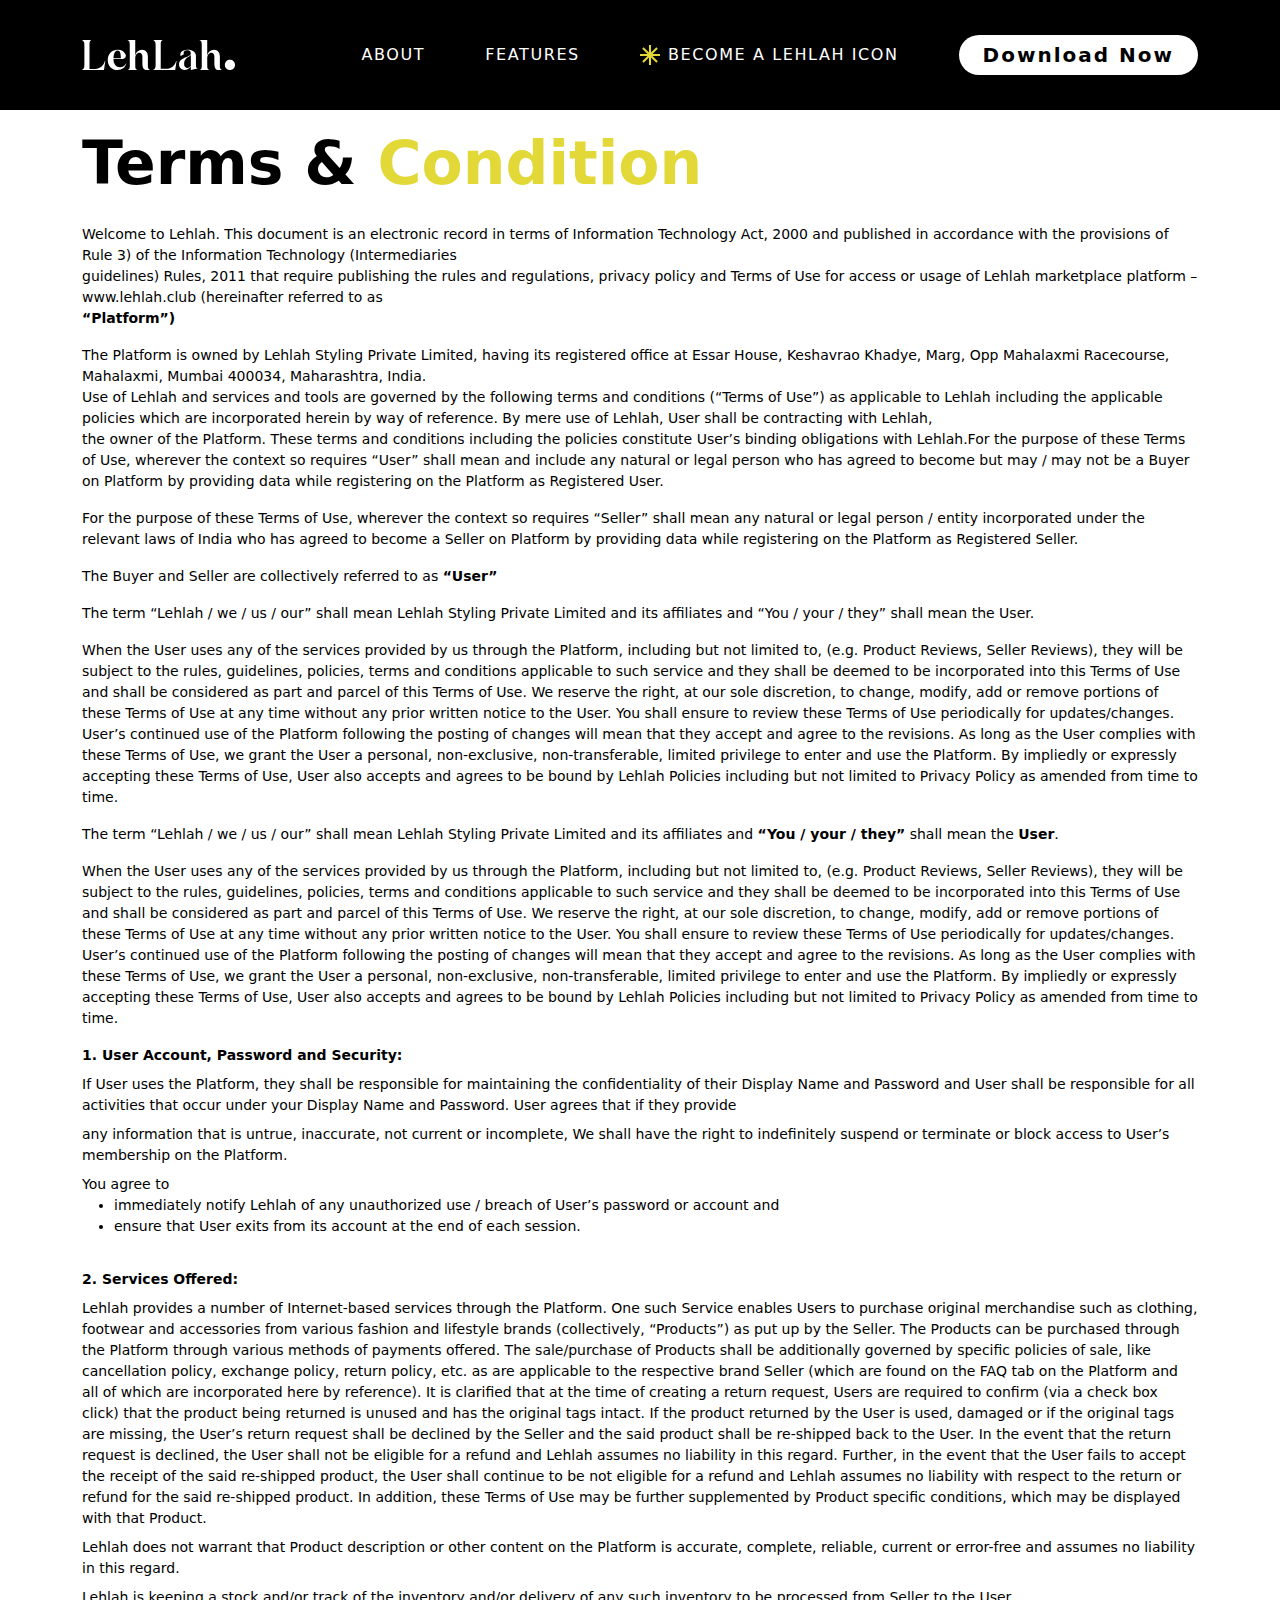
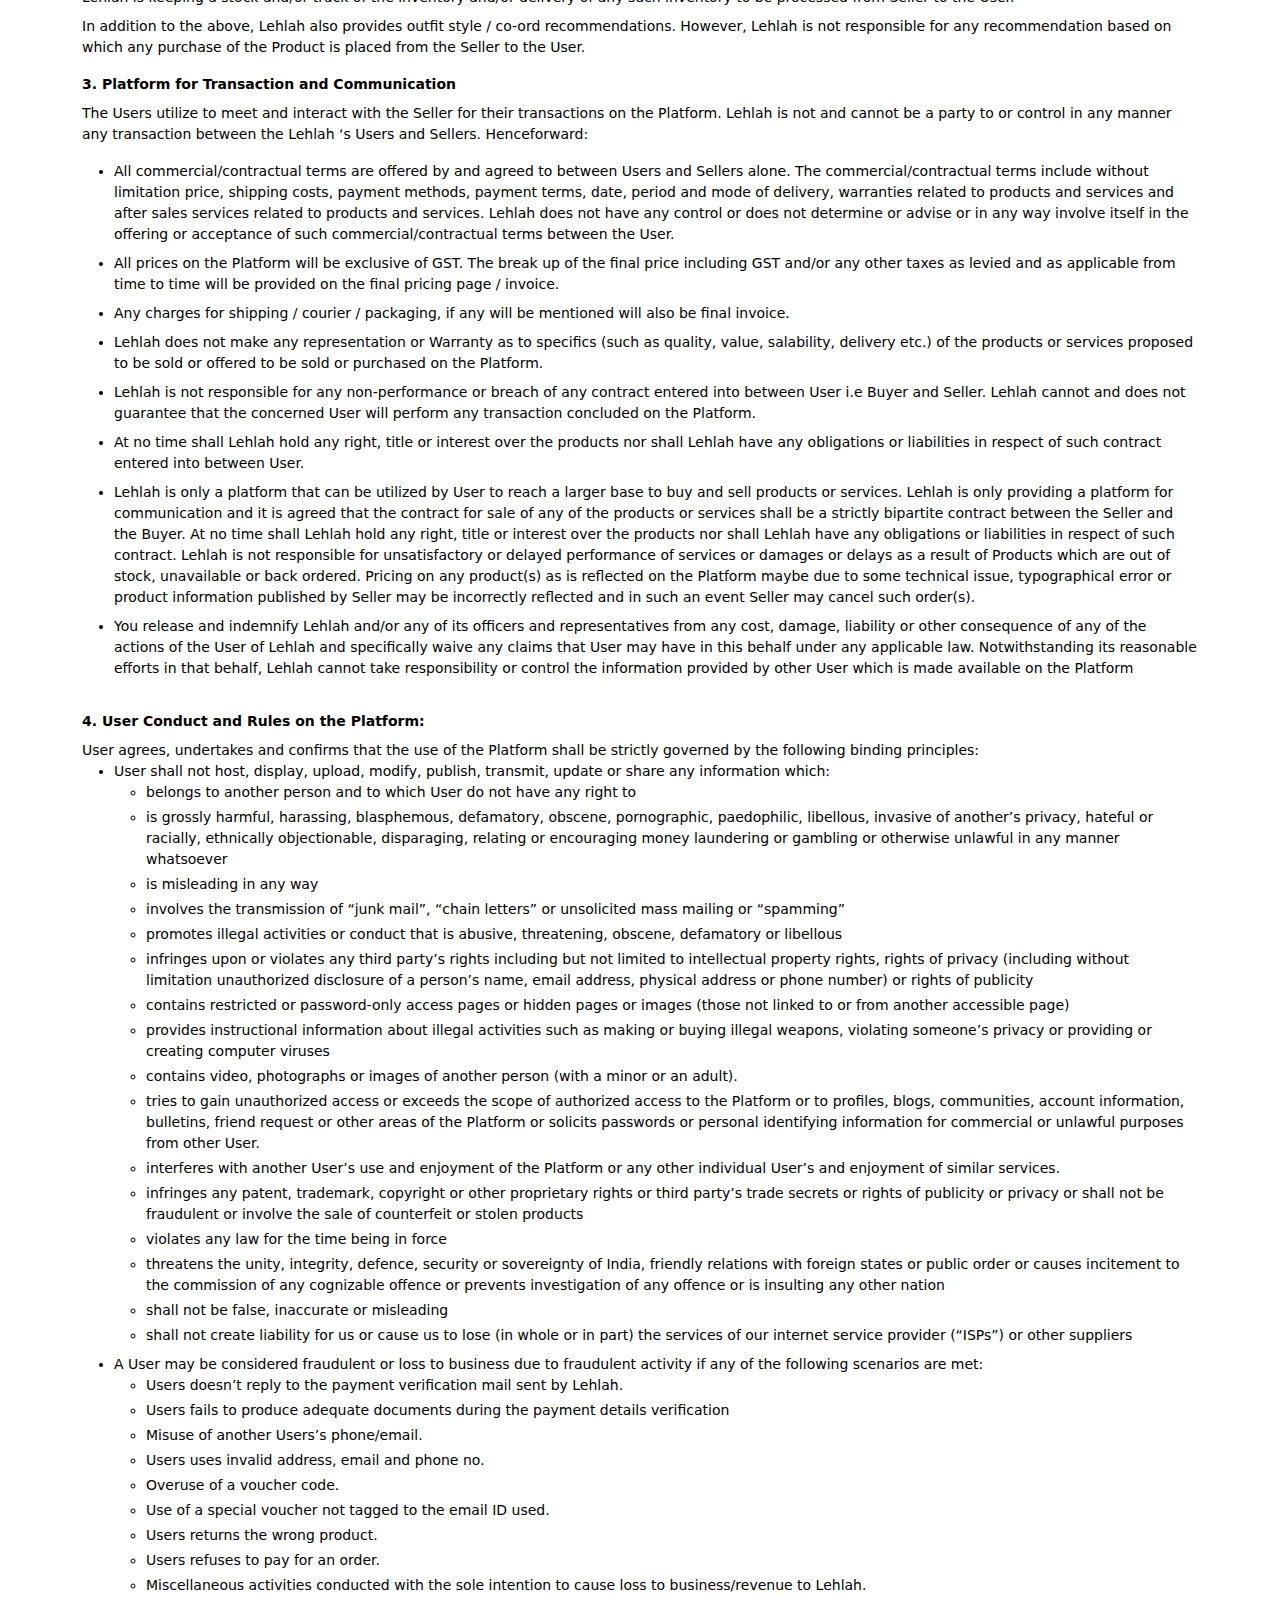
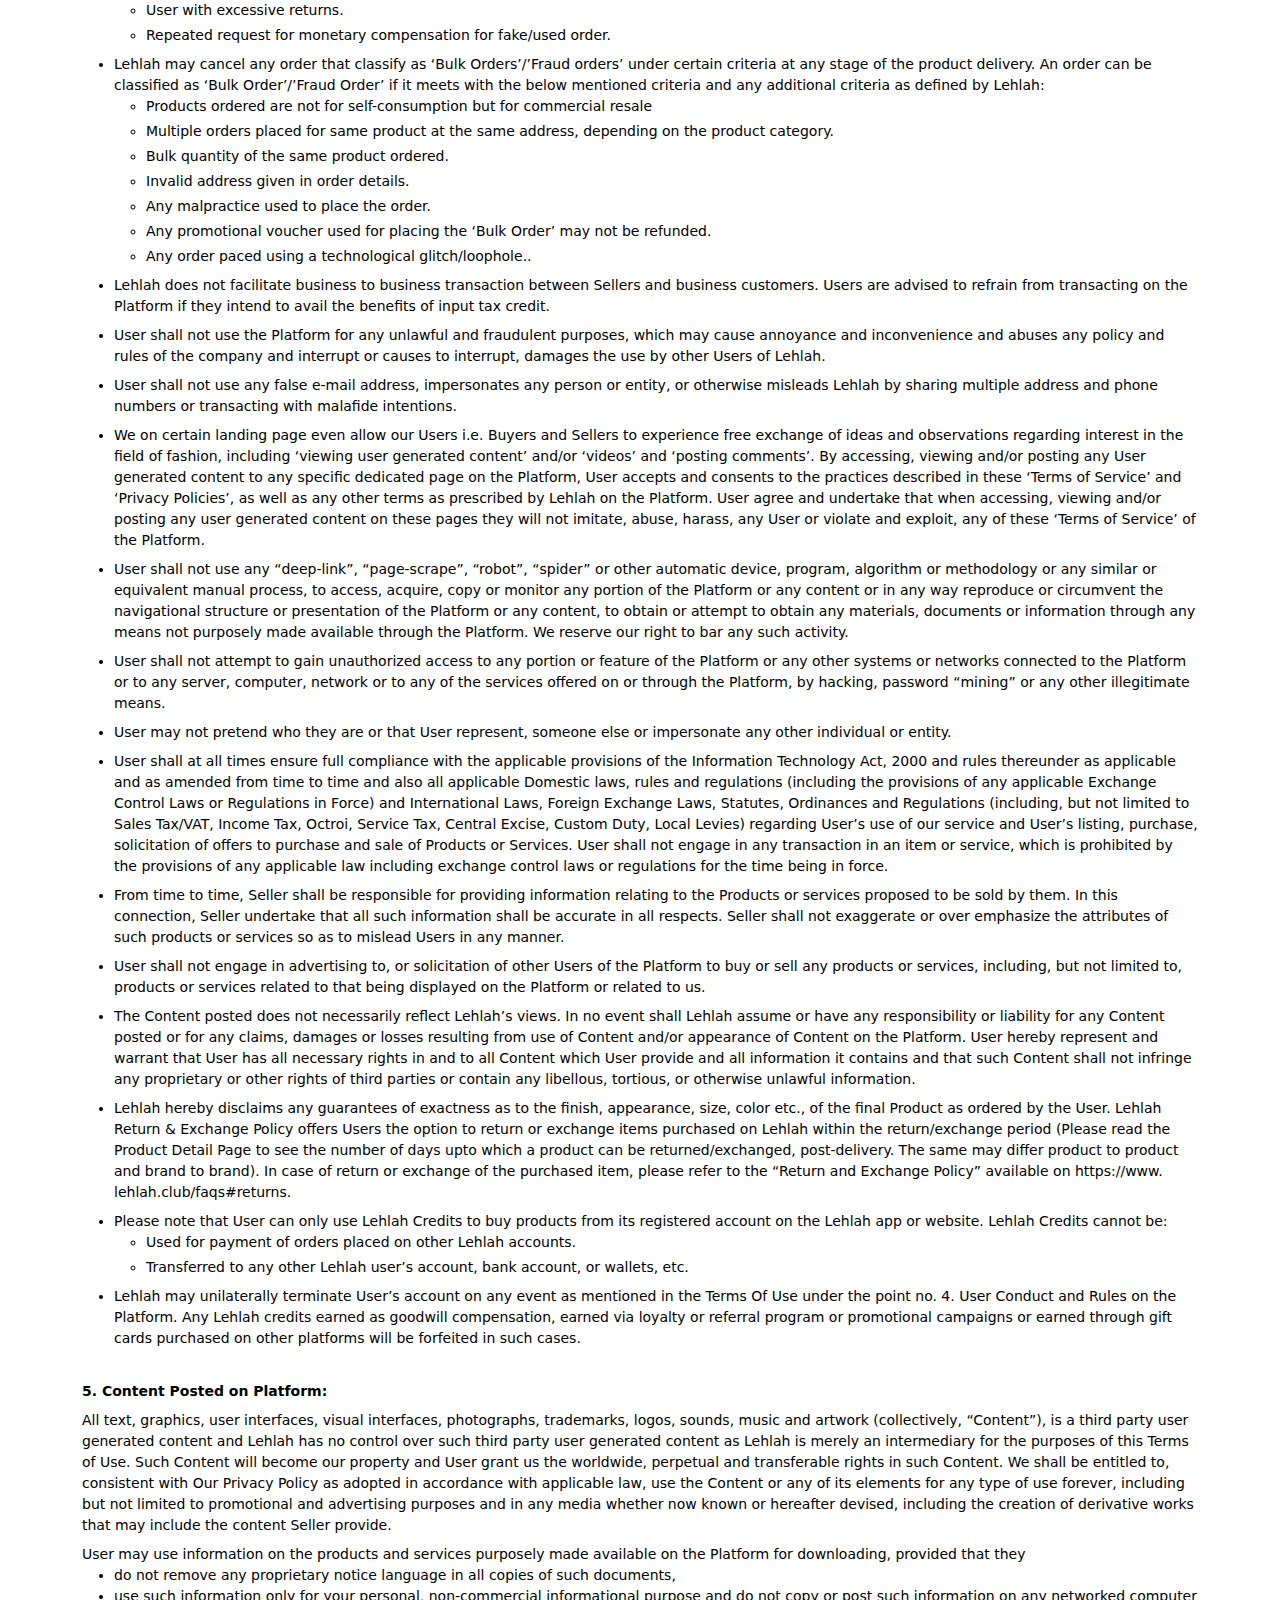
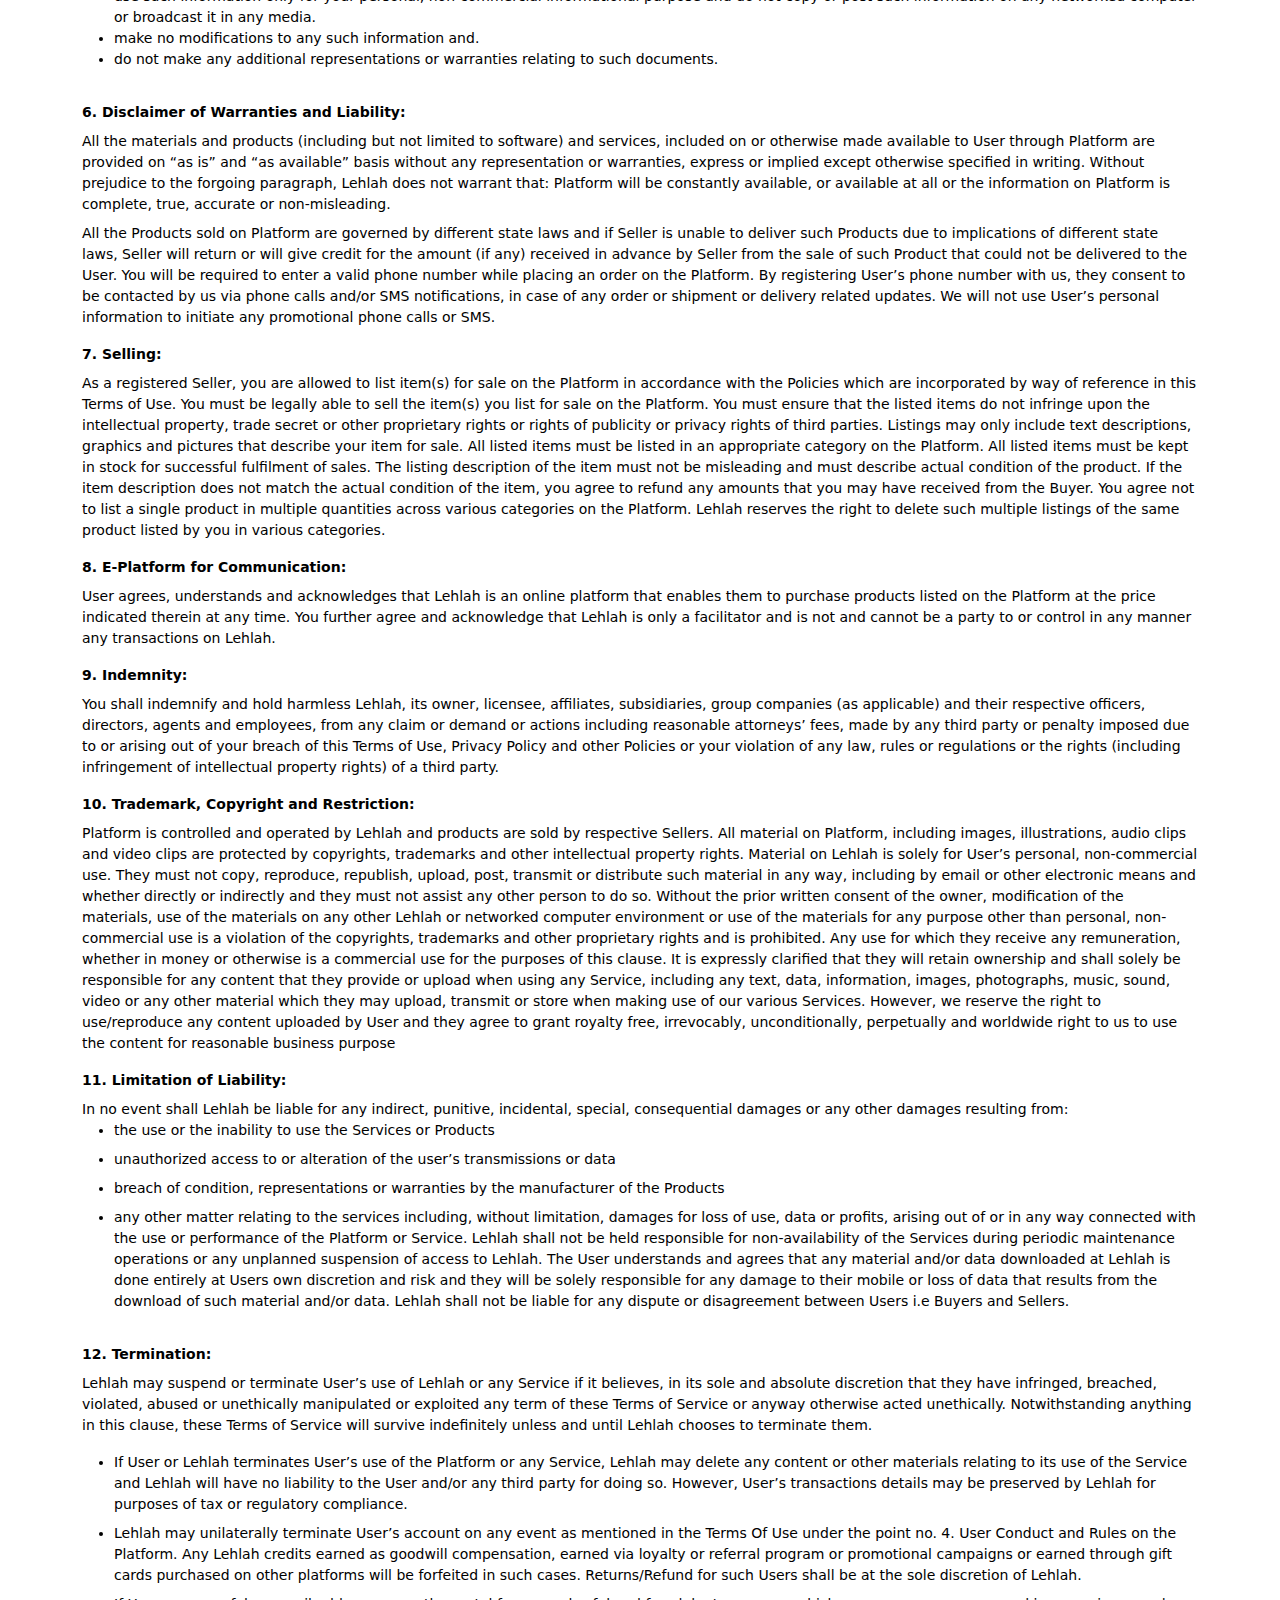
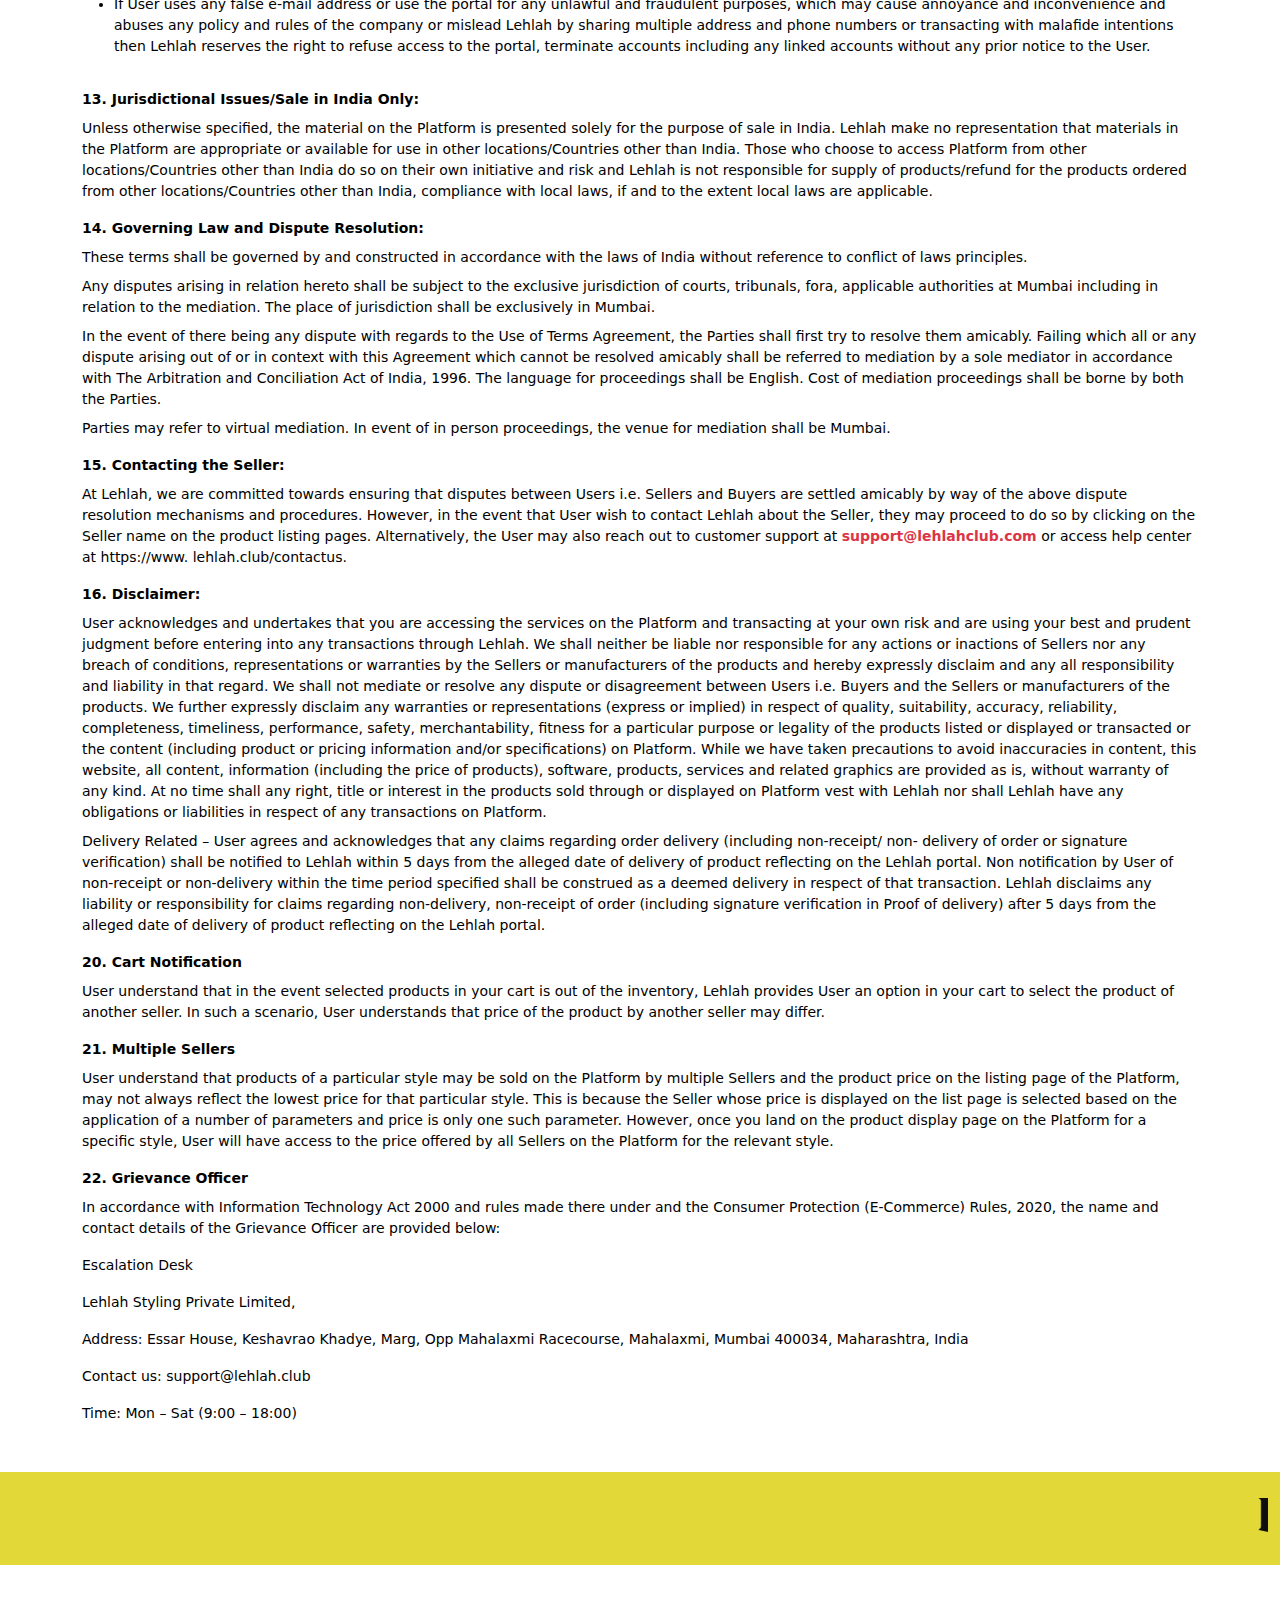
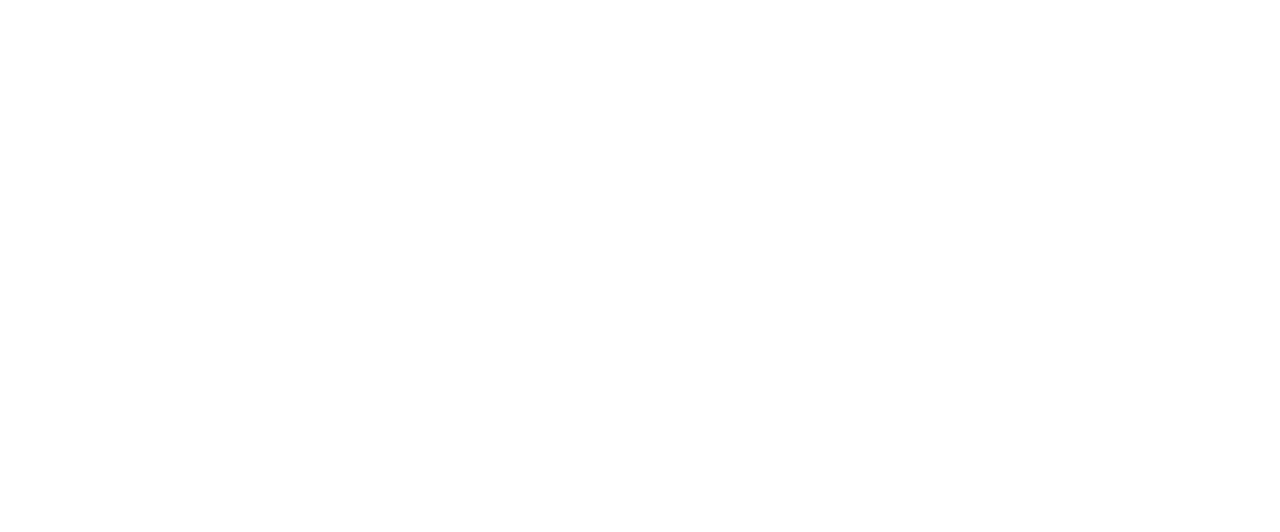
<file: terms&condition.html>
<!DOCTYPE html>
<html lang="en">
<head>
    <meta charset="UTF-8">
    <!-- Static Required meta tags (should be same on every page) -->
    <meta http-equiv="content-type" content="text/html; charset=utf-8">
    <meta name="viewport" content="width=device-width, initial-scale=1, maximum-scale=1, user-scalable=0, shrink-to-fit=no">
    <meta name="theme-color" content="#1a73e9">
    <meta http-equiv='X-UA-Compatible' content='IE=edge'>

    <meta name="web-author" content="web-author-name">
    <meta name="googlebot" content="all">
    <meta name="revisit-after" content="3 days">
    <meta name="copyright" content="Site Name">
    <meta name="language" content="English">
    <meta name="reply-to" content="info@imgglobalinfotech.com">
    <meta name="distribution" content="Global">
    <meta name="rating" content="General">

    <!-- Twitter Meta -->
    <meta name="twitter:site" content="@miradontsoa">
    <meta name="twitter:creator" content="@miradontsoa">
    <meta name="twitter:card" content="summary">

    <!-- Facebook Meta -->
    <meta property="fb:app_id" content="0">

    <meta property="og:type" content="website">
    <meta property="og:image:type" content="image/jpg">
    <meta property="og:image:width" content="1200">
    <meta property="og:image:height" content="630">

    <!-- Dynamic Meta Tags (Should change for every page) -->

    <title>Lehlah.club</title>

        <!-- Required meta tags -->
    <meta name="title" content="Title here">
    <meta name="discrption" content="Discrption here">
    <meta name="keyword" content="Keyword here">

    <!-- Twitter Meta -->
    <meta name="twitter:title" content="Title here">
    <meta name="twitter:description" content="Discrption here">
    <meta name="twitter:image" content="assets/img/logo.png">

    <!-- Facebook Meta -->
    <meta property="og:url" content="">
    <meta property="og:title" content="Title here">
    <meta property="og:description" content="Discrption here">
    <meta property="og:image" content="assets/img/logo.png">
    <meta property="og:image:secure_url" content="assets/img/logo.png">
    <meta name="classification" content="Title here">

    <link rel="shortcut icon" type="image/x-icon" href="assets/img/logo.png">
    <link rel="icon" type="image/x-icon" href="assets/img/Index/favicon.ico">
    <!-- Bootstrap Css -->
    <link rel="stylesheet" href="assets/css/bootstrap.min.css">
    <!-- Custom Css -->
    <link rel="stylesheet" href="assets/css/style.min.css">
    <!-- slider -->
    <link rel="stylesheet" href="assets/libs/slider/css/owl.carousel.min.css">
    <script src="assets/libs/slider/js/jquery.min.js"></script>
</head>
<body>
<!-- navbar start -->
<nav class="navbar navbar-expand-lg container-fluid sticky-top" aria-label="Offcanvas navbar large" id="navbar">
  <div class="container">
        <a class="navbar-brand d-inline-flex" href="index.html"><img src="assets/img/Navbar/logo.svg" height="30px" width="153px" alt="logo" class="nav-logo img-fluid h-100 w-100"></a>
       <button class="navbar-toggler nav-menubtn shadow-none border-0 p-0" type="button" data-bs-toggle="offcanvas" data-bs-target="#offcanvasNavbar2" aria-controls="offcanvasNavbar2" aria-label="Toggle navigation">
         <span class="menu-icon d-inline-flex"><img src="assets/img/Navbar/menu_icon.svg" alt="menu-bar" class="img-fluid w-100 h-100"></span>
       </button>
       <div class="offcanvas offcanvas-end bg-black header-offcanvas" tabindex="-1" id="offcanvasNavbar2" aria-labelledby="offcanvasNavbar3Label">
         <div class="offcanvas-header bg-theme1">
           <div class="offcanvas-logo"><img src="assets/img/Navbar/logo.svg" alt="logo" class="h-100 w-100 img-fluid"></div>
           <button type="button" class="btn-close btn-close-white shadow-none" data-bs-dismiss="offcanvas" aria-label="Close"></button>
         </div>
         <div class="offcanvas-body h-100">
           <ul class="navbar-nav justify-content-end align-items-center flex-grow-1">
             <li class="nav-item">
               <a class="nav-link fw-normal p-0" href="javascript:;">ABOUT</a>
             </li>
             <li class="nav-item">
               <a class="nav-link fw-normal p-0" href="javascript:;">FEATURES</a>
             </li>
            <li class="nav-item">
               <a class="nav-link fw-normal d-flex justify-content-center align-items-center p-0" href="becomelehlahicon.html"><span class="navstar d-inline-flex me-2"><img src="assets/img/Navbar/navStar.svg" alt="company" class="h-100 w-100 img-fluid downarrowimg"></span>BECOME A LEHLAH ICON</a>
             </li>
             <li class="nav-item">
               <a class="btn position-relative nav-btn overflow-hidden rounded-5 fw-bold py-2 px-4 border-0 d-flex align-items-center justify-content-center" href="javascript:;"><span class="z-2">Download Now</span></a>
             </li>
           </ul>
         </div>
       </div>
  </div>
</nav>
<!-- navbar end -->

<!-- terms & condition section start -->
<div class="container-fluid termscondition pb-md-5 pb-4">
    <div class="container">
        <div class="row gy-3">
            <div class="col-12 termsheading fw-bold pt-2">Terms & <span class="text-theme1">Condition</span></div>
            <div class="col-12 terms-text fw-normal">Welcome to Lehlah. This document is an electronic record in terms of Information Technology Act, 2000 and published in accordance with the provisions of Rule 3) of the Information Technology (Intermediaries <br>guidelines) Rules, 2011 that require publishing the rules and regulations, privacy policy and Terms of Use for access or usage of Lehlah marketplace platform – www.lehlah.club (hereinafter referred to as <br><span class="fw-bold">“Platform”)</span></div>
            <div class="col-12 terms-text fw-normal">The Platform is owned by Lehlah Styling Private Limited, having its registered office at Essar House, Keshavrao Khadye, Marg, Opp Mahalaxmi Racecourse, Mahalaxmi, Mumbai 400034, Maharashtra, India. <br>Use of Lehlah and services and tools are governed by the following terms and conditions (“Terms of Use”) as applicable to Lehlah including the applicable policies which are incorporated herein by way of reference. By mere use of Lehlah, User shall be contracting with Lehlah, <br> the owner of the Platform. These terms and conditions including the policies constitute User’s binding obligations with Lehlah.For the purpose of these Terms of Use, wherever the context so requires “User” shall mean and include any natural or legal person who has agreed to become but may / may not be a Buyer on Platform by providing data while registering on the Platform as Registered User.</div>
            <div class="col-12 terms-text fw-normal">For the purpose of these Terms of Use, wherever the context so requires “Seller” shall mean any natural or legal person / entity incorporated under the relevant laws of India who has agreed to become a Seller on Platform by providing data while registering on the Platform as Registered Seller.</div>
            <div class="col-12 terms-text fw-normal">The Buyer and Seller are collectively referred to as <b>“User”</b></div>
            <div class="col-12 terms-text fw-normal">The term “Lehlah / we / us / our” shall mean Lehlah Styling Private Limited and its affiliates and “You / your / they” shall mean the User.</div>
            <div class="col-12 terms-text fw-normal">When the User uses any of the services provided by us through the Platform, including but not limited to, (e.g. Product Reviews, Seller Reviews), they will be subject to the rules, guidelines, policies, terms and conditions applicable to such service and they shall be deemed to be incorporated into this Terms of Use and shall be considered as part and parcel of this Terms of Use. We reserve the right, at our sole discretion, to change, modify, add or remove portions of these Terms of Use at any time without any prior written notice to the User. You shall ensure to review these Terms of Use periodically for updates/changes. User’s continued use of the Platform following the posting of changes will mean that they accept and agree to the revisions. As long as the User complies with these Terms of Use, we grant the User a personal, non-exclusive, non-transferable, limited privilege to enter and use the Platform. By impliedly or expressly accepting these Terms of Use, User also accepts and agrees to be bound by Lehlah Policies including but not limited to Privacy Policy as amended from time to time.</div>
            <div class="col-12 terms-text fw-normal">The term “Lehlah / we / us / our” shall mean Lehlah Styling Private Limited and its affiliates and <b>“You / your / they”</b> shall mean the <b>User</b>.</div>
            <div class="col-12 terms-text fw-normal">When the User uses any of the services provided by us through the Platform, including but not limited to, (e.g. Product Reviews, Seller Reviews), they will be subject to the rules, guidelines, policies, terms and conditions applicable to such service and they shall be deemed to be incorporated into this Terms of Use and shall be considered as part and parcel of this Terms of Use. We reserve the right, at our sole discretion, to change, modify, add or remove portions of these Terms of Use at any time without any prior written notice to the User. You shall ensure to review these Terms of Use periodically for updates/changes. User’s continued use of the Platform following the posting of changes will mean that they accept and agree to the revisions. As long as the User complies with these Terms of Use, we grant the User a personal, non-exclusive, non-transferable, limited privilege to enter and use the Platform. By impliedly or expressly accepting these Terms of Use, User also accepts and agrees to be bound by Lehlah Policies including but not limited to Privacy Policy as amended from time to time.</div>
            <div class="col-12 terms-text fw-bold">1. User Account, Password and Security:</div>
            <div class="col-12 terms-text fw-normal mt-2">If User uses the Platform, they shall be responsible for maintaining the confidentiality of their Display Name and Password and User shall be responsible for all activities that occur under your Display Name and Password. User agrees that if they provide</div>
            <div class="col-12 terms-text fw-normal mt-2">any information that is untrue, inaccurate, not current or incomplete, We shall have the right to indefinitely suspend or terminate or block access to User’s membership on the Platform.</div>
            <div class="col-12 terms-text fw-normal mt-2">
                You agree to
                <ul>
                    <li class="fw-normal terms-text">immediately notify Lehlah of any unauthorized use / breach of User’s password or account and</li>
                    <li class="fw-normal terms-text">ensure that User exits from its account at the end of each session.</li>
                </ul>
            </div>
            <div class="col-12 terms-text fw-bold">2. Services Offered:</div>
            <div class="col-12 terms-text fw-normal mt-2">Lehlah provides a number of Internet-based services through the Platform. One such Service enables Users to purchase original merchandise such as clothing, footwear and accessories from various fashion and lifestyle brands (collectively, “Products”) as put up by the Seller. The Products can be purchased through the Platform through various methods of payments offered. The sale/purchase of Products shall be additionally governed by specific policies of sale, like cancellation policy, exchange policy, return policy, etc. as are applicable to the respective brand Seller (which are found on the FAQ tab on the Platform and all of which are incorporated here by reference). It is clarified that at the time of creating a return request, Users are required to confirm (via a check box click) that the product being returned is unused and has the original tags intact. If the product returned by the User is used, damaged or if the original tags are missing, the User’s return request shall be declined by the Seller and the said product shall be re-shipped back to the User. In the event that the return request is declined, the User shall not be eligible for a refund and Lehlah assumes no liability in this regard. Further, in the event that the User fails to accept the receipt of the said re-shipped product, the User shall continue to be not eligible for a refund and Lehlah assumes no liability with respect to the return or refund for the said re-shipped product. In addition, these Terms of Use may be further supplemented by Product specific conditions, which may be displayed with that Product.</div>
            <div class="col-12 terms-text fw-normal mt-2">Lehlah does not warrant that Product description or other content on the Platform is accurate, complete, reliable, current or error-free and assumes no liability in this regard.</div>
            <div class="col-12 terms-text fw-normal mt-2">Lehlah is keeping a stock and/or track of the inventory and/or delivery of any such inventory to be processed from Seller to the User.</div>
            <div class="col-12 terms-text fw-normal mt-2">In addition to the above, Lehlah also provides outfit style / co-ord recommendations. However, Lehlah is not responsible for any recommendation based on which any purchase of the Product is placed from the Seller to the User.</div>
            <div class="col-12 terms-text fw-bold">3. Platform for Transaction and Communication</div>
            <div class="col-12 terms-text fw-normal mt-2">The Users utilize to meet and interact with the Seller for their transactions on the Platform. Lehlah is not and cannot be a party to or control in any manner any transaction between the Lehlah ‘s Users and Sellers. Henceforward:</div>
            <div class="col-12">
                <ul class="d-flex flex-column gap-2">
                    <li class="terms-text fw-normal">All commercial/contractual terms are offered by and agreed to between Users and Sellers alone. The commercial/contractual terms include without limitation price, shipping costs, payment methods, payment terms, date, period and mode of delivery, warranties related to products and services and after sales services related to products and services. Lehlah does not have any control or does not determine or advise or in any way involve itself in the offering or acceptance of such commercial/contractual terms between the User.</li>
                    <li class="terms-text fw-normal">All prices on the Platform will be exclusive of GST. The break up of the final price including GST and/or any other taxes as levied and as applicable from time to time will be provided on the final pricing page / invoice.</li>
                    <li class="terms-text fw-normal">Any charges for shipping / courier / packaging, if any will be mentioned will also be final invoice.</li>
                    <li class="terms-text fw-normal">Lehlah does not make any representation or Warranty as to specifics (such as quality, value, salability, delivery etc.) of the products or services proposed to be sold or offered to be sold or purchased on the Platform.</li>
                    <li class="terms-text fw-normal">Lehlah is not responsible for any non-performance or breach of any contract entered into between User i.e Buyer and Seller. Lehlah cannot and does not guarantee that the concerned User will perform any transaction concluded on the Platform.</li>
                    <li class="terms-text fw-normal">At no time shall Lehlah hold any right, title or interest over the products nor shall Lehlah have any obligations or liabilities in respect of such contract entered into between User.</li>
                    <li class="terms-text fw-normal">Lehlah is only a platform that can be utilized by User to reach a larger base to buy and sell products or services. Lehlah is only providing a platform for communication and it is agreed that the contract for sale of any of the products or services shall be a strictly bipartite contract between the Seller and the Buyer. At no time shall Lehlah hold any right, title or interest over the products nor shall Lehlah have any obligations or liabilities in respect of such contract. Lehlah is not responsible for unsatisfactory or delayed performance of services or damages or delays as a result of Products which are out of stock, unavailable or back ordered. Pricing on any product(s) as is reflected on the Platform maybe due to some technical issue, typographical error or product information published by Seller may be incorrectly reflected and in such an event Seller may cancel such order(s).</li>
                    <li class="terms-text fw-normal">You release and indemnify Lehlah and/or any of its officers and representatives from any cost, damage, liability or other consequence of any of the actions of the User of Lehlah and specifically waive any claims that User may have in this behalf under any applicable law. Notwithstanding its reasonable efforts in that behalf, Lehlah cannot take responsibility or control the information provided by other User which is made available on the Platform</li>
                </ul>
            </div>
            <div class="col-12 terms-text fw-bold">4. User Conduct and Rules on the Platform:</div>
            <div class="col-12 terms-text fw-normal mt-2">User agrees, undertakes and confirms that the use of the Platform shall be strictly governed by the following binding principles:
                <ul class="d-flex flex-column gap-2">
                    <li class="terms-text fw-normal">User shall not host, display, upload, modify, publish, transmit, update or share any information which:
                        <ul class="d-flex flex-column gap-1">
                            <li class="terms-text fw-normal">belongs to another person and to which User do not have any right to</li>
                            <li class="terms-text fw-normal">is grossly harmful, harassing, blasphemous, defamatory, obscene, pornographic, paedophilic, libellous, invasive of another’s privacy, hateful or racially, ethnically objectionable, disparaging, relating or encouraging money laundering or gambling or otherwise unlawful in any manner whatsoever</li>
                            <li class="terms-text fw-normal">is misleading in any way</li>
                            <li class="terms-text fw-normal">involves the transmission of “junk mail”, “chain letters” or unsolicited mass mailing or “spamming”</li>
                            <li class="terms-text fw-normal">promotes illegal activities or conduct that is abusive, threatening, obscene, defamatory or libellous</li>
                            <li class="terms-text fw-normal">infringes upon or violates any third party’s rights including but not limited to intellectual property rights, rights of privacy (including without limitation unauthorized disclosure of a person’s name, email address, physical address or phone number) or rights of publicity</li>
                            <li class="terms-text fw-normal">contains restricted or password-only access pages or hidden pages or images (those not linked to or from another accessible page)</li>
                            <li class="terms-text fw-normal">provides instructional information about illegal activities such as making or buying illegal weapons, violating someone’s privacy or providing or creating computer viruses</li>
                            <li class="terms-text fw-normal">contains video, photographs or images of another person (with a minor or an adult).</li>
                            <li class="terms-text fw-normal">tries to gain unauthorized access or exceeds the scope of authorized access to the Platform or to profiles, blogs, communities, account information, bulletins, friend request or other areas of the Platform or solicits passwords or personal identifying information for commercial or unlawful purposes from other User.</li>
                            <li class="terms-text fw-normal">interferes with another User’s use and enjoyment of the Platform or any other individual User’s and enjoyment of similar services.</li>
                            <li class="terms-text fw-normal">infringes any patent, trademark, copyright or other proprietary rights or third party’s trade secrets or rights of publicity or privacy or shall not be fraudulent or involve the sale of counterfeit or stolen products</li>
                            <li class="terms-text fw-normal">violates any law for the time being in force</li>
                            <li class="terms-text fw-normal">threatens the unity, integrity, defence, security or sovereignty of India, friendly relations with foreign states or public order or causes incitement to the commission of any cognizable offence or prevents investigation of any offence or is insulting any other nation</li>
                            <li class="terms-text fw-normal">shall not be false, inaccurate or misleading</li>
                            <li class="terms-text fw-normal">shall not create liability for us or cause us to lose (in whole or in part) the services of our internet service provider (“ISPs”) or other suppliers</li>
                        </ul>
                    </li>
                    <li class="terms-text fw-normal">A User may be considered fraudulent or loss to business due to fraudulent activity if any of the following scenarios are met:
                        <ul class="d-flex flex-column gap-1">
                            <li class="terms-text fw-normal">Users doesn’t reply to the payment verification mail sent by Lehlah.</li>
                            <li class="terms-text fw-normal">Users fails to produce adequate documents during the payment details verification</li>
                            <li class="terms-text fw-normal">Misuse of another Users’s phone/email.</li>
                            <li class="terms-text fw-normal">Users uses invalid address, email and phone no.</li>
                            <li class="terms-text fw-normal">Overuse of a voucher code.</li>
                            <li class="terms-text fw-normal">Use of a special voucher not tagged to the email ID used.</li>
                            <li class="terms-text fw-normal">Users returns the wrong product.</li>
                            <li class="terms-text fw-normal">Users refuses to pay for an order.</li>
                            <li class="terms-text fw-normal">Miscellaneous activities conducted with the sole intention to cause loss to business/revenue to Lehlah.</li>
                            <li class="terms-text fw-normal">User with excessive returns.</li>
                            <li class="terms-text fw-normal">Repeated request for monetary compensation for fake/used order.</li>
                        </ul>
                    </li>
                    <li class="terms-text fw-normal">Lehlah may cancel any order that classify as ‘Bulk Orders’/’Fraud orders’ under certain criteria at any stage of the product delivery. An order can be classified as ‘Bulk Order’/’Fraud Order’ if it meets with the below mentioned criteria and any additional criteria as defined by Lehlah:
                        <ul class="d-flex flex-column gap-1">
                            <li class="terms-text fw-normal">Products ordered are not for self-consumption but for commercial resale</li>
                            <li class="terms-text fw-normal">Multiple orders placed for same product at the same address, depending on the product category.</li>
                            <li class="terms-text fw-normal">Bulk quantity of the same product ordered.</li>
                            <li class="terms-text fw-normal">Invalid address given in order details.</li>
                            <li class="terms-text fw-normal">Any malpractice used to place the order.</li>
                            <li class="terms-text fw-normal">Any promotional voucher used for placing the ‘Bulk Order’ may not be refunded.</li>
                            <li class="terms-text fw-normal">Any order paced using a technological glitch/loophole..</li>
                        </ul>
                    </li>
                    <li class="terms-text fw-normal">Lehlah does not facilitate business to business transaction between Sellers and business customers. Users are advised to refrain from transacting on the Platform if they intend to avail the benefits of input tax credit.</li>
                    <li class="terms-text fw-normal">User shall not use the Platform for any unlawful and fraudulent purposes, which may cause annoyance and inconvenience and abuses any policy and rules of the company and interrupt or causes to interrupt, damages the use by other Users of Lehlah.</li>
                    <li class="terms-text fw-normal">User shall not use any false e-mail address, impersonates any person or entity, or otherwise misleads Lehlah by sharing multiple address and phone numbers or transacting with malafide intentions.</li>
                    <li class="terms-text fw-normal">We on certain landing page even allow our Users i.e. Buyers and Sellers to experience free exchange of ideas and observations regarding interest in the field of fashion, including ‘viewing user generated content’ and/or ‘videos’ and ‘posting comments’. By accessing, viewing and/or posting any User generated content to any specific dedicated page on the Platform, User accepts and consents to the practices described in these ‘Terms of Service’ and ‘Privacy Policies’, as well as any other terms as prescribed by Lehlah on the Platform. User agree and undertake that when accessing, viewing and/or posting any user generated content on these pages they will not imitate, abuse, harass, any User or violate and exploit, any of these ‘Terms of Service’ of the Platform.</li>
                    <li class="terms-text fw-normal">User shall not use any “deep-link”, “page-scrape”, “robot”, “spider” or other automatic device, program, algorithm or methodology or any similar or equivalent manual process, to access, acquire, copy or monitor any portion of the Platform or any content or in any way reproduce or circumvent the navigational structure or presentation of the Platform or any content, to obtain or attempt to obtain any materials, documents or information through any means not purposely made available through the Platform. We reserve our right to bar any such activity.</li>
                    <li class="terms-text fw-normal">User shall not attempt to gain unauthorized access to any portion or feature of the Platform or any other systems or networks connected to the Platform or to any server, computer, network or to any of the services offered on or through the Platform, by hacking, password “mining” or any other illegitimate means.</li>
                    <li class="terms-text fw-normal">User may not pretend who they are or that User represent, someone else or impersonate any other individual or entity.</li>
                    <li class="terms-text fw-normal">User shall at all times ensure full compliance with the applicable provisions of the Information Technology Act, 2000 and rules thereunder as applicable and as amended from time to time and also all applicable Domestic laws, rules and regulations (including the provisions of any applicable Exchange Control Laws or Regulations in Force) and International Laws, Foreign Exchange Laws, Statutes, Ordinances and Regulations (including, but not limited to Sales Tax/VAT, Income Tax, Octroi, Service Tax, Central Excise, Custom Duty, Local Levies) regarding User’s use of our service and User’s listing, purchase, solicitation of offers to purchase and sale of Products or Services. User shall not engage in any transaction in an item or service, which is prohibited by the provisions of any applicable law including exchange control laws or regulations for the time being in force.</li>
                    <li class="terms-text fw-normal">From time to time, Seller shall be responsible for providing information relating to the Products or services proposed to be sold by them. In this connection, Seller undertake that all such information shall be accurate in all respects. Seller shall not exaggerate or over emphasize the attributes of such products or services so as to mislead Users in any manner.</li>
                    <li class="terms-text fw-normal">User shall not engage in advertising to, or solicitation of other Users of the Platform to buy or sell any products or services, including, but not limited to, products or services related to that being displayed on the Platform or related to us.</li>
                    <li class="terms-text fw-normal">The Content posted does not necessarily reflect Lehlah’s views. In no event shall Lehlah assume or have any responsibility or liability for any Content posted or for any claims, damages or losses resulting from use of Content and/or appearance of Content on the Platform. User hereby represent and warrant that User has all necessary rights in and to all Content which User provide and all information it contains and that such Content shall not infringe any proprietary or other rights of third parties or contain any libellous, tortious, or otherwise unlawful information.</li>
                    <li class="terms-text fw-normal">Lehlah hereby disclaims any guarantees of exactness as to the finish, appearance, size, color etc., of the final Product as ordered by the User. Lehlah Return & Exchange Policy offers Users the option to return or exchange items purchased on Lehlah within the return/exchange period (Please read the Product Detail Page to see the number of days upto which a product can be returned/exchanged, post-delivery. The same may differ product to product and brand to brand). In case of return or exchange of the purchased item, please refer to the “Return and Exchange Policy” available on https://www. lehlah.club/faqs#returns.</li>
                    <li class="terms-text fw-normal">Please note that User can only use Lehlah Credits to buy products from its registered account on the Lehlah app or website. Lehlah Credits cannot be:
                        <ul class="d-flex flex-column gap-1">
                            <li class="terms-text fw-normal">Used for payment of orders placed on other Lehlah accounts.</li>
                            <li class="terms-text fw-normal">Transferred to any other Lehlah user’s account, bank account, or wallets, etc.</li>
                        </ul>
                    </li>
                    <li class="terms-text fw-normal">Lehlah may unilaterally terminate User’s account on any event as mentioned in the Terms Of Use under the point no. 4. User Conduct and Rules on the Platform. Any Lehlah credits earned as goodwill compensation, earned via loyalty or referral program or promotional campaigns or earned through gift cards purchased on other platforms will be forfeited in such cases.</li>
                </ul>
            </div>
            <div class="col-12 terms-text fw-bold">5. Content Posted on Platform:</div>
            <div class="col-12 terms-text fw-normal mt-2">All text, graphics, user interfaces, visual interfaces, photographs, trademarks, logos, sounds, music and artwork (collectively, “Content”), is a third party user generated content and Lehlah has no control over such third party user generated content as Lehlah is merely an intermediary for the purposes of this Terms of Use. Such Content will become our property and User grant us the worldwide, perpetual and transferable rights in such Content. We shall be entitled to, consistent with Our Privacy Policy as adopted in accordance with applicable law, use the Content or any of its elements for any type of use forever, including but not limited to promotional and advertising purposes and in any media whether now known or hereafter devised, including the creation of derivative works that may include the content Seller provide.</div>
            <div class="col-12 terms-text fw-normal mt-2">User may use information on the products and services purposely made available on the Platform for downloading, provided that they
                <ul>
                    <li class="terms-text fw-normal">do not remove any proprietary notice language in all copies of such documents,</li>
                    <li class="terms-text fw-normal">use such information only for your personal, non-commercial informational purpose and do not copy or post such information on any networked computer or broadcast it in any media.</li>
                    <li class="terms-text fw-normal">make no modifications to any such information and.</li>
                    <li class="terms-text fw-normal">do not make any additional representations or warranties relating to such documents.</li>
                </ul>
            </div>
            <div class="col-12 terms-text fw-bold">6. Disclaimer of Warranties and Liability:</div>
            <div class="col-12 terms-text fw-normal mt-2">All the materials and products (including but not limited to software) and services, included on or otherwise made available to User through Platform are provided on “as is” and “as available” basis without any representation or warranties, express or implied except otherwise specified in writing. Without prejudice to the forgoing paragraph, Lehlah does not warrant that: Platform will be constantly available, or available at all or the information on Platform is complete, true, accurate or non-misleading.</div>
            <div class="col-12 terms-text fw-normal mt-2">All the Products sold on Platform are governed by different state laws and if Seller is unable to deliver such Products due to implications of different state laws, Seller will return or will give credit for the amount (if any) received in advance by Seller from the sale of such Product that could not be delivered to the User. You will be required to enter a valid phone number while placing an order on the Platform. By registering User’s phone number with us, they consent to be contacted by us via phone calls and/or SMS notifications, in case of any order or shipment or delivery related updates. We will not use User’s personal information to initiate any promotional phone calls or SMS.</div>
            <div class="col-12 terms-text fw-bold">7. Selling:</div>
            <div class="col-12 terms-text fw-normal mt-2">As a registered Seller, you are allowed to list item(s) for sale on the Platform in accordance with the Policies which are incorporated by way of reference in this Terms of Use. You must be legally able to sell the item(s) you list for sale on the Platform. You must ensure that the listed items do not infringe upon the intellectual property, trade secret or other proprietary rights or rights of publicity or privacy rights of third parties. Listings may only include text descriptions, graphics and pictures that describe your item for sale. All listed items must be listed in an appropriate category on the Platform. All listed items must be kept in stock for successful fulfilment of sales. The listing description of the item must not be misleading and must describe actual condition of the product. If the item description does not match the actual condition of the item, you agree to refund any amounts that you may have received from the Buyer. You agree not to list a single product in multiple quantities across various categories on the Platform. Lehlah reserves the right to delete such multiple listings of the same product listed by you in various categories.</div>
            <div class="col-12 terms-text fw-bold">8. E-Platform for Communication:</div>
            <div class="col-12 terms-text fw-normal mt-2">User agrees, understands and acknowledges that Lehlah is an online platform that enables them to purchase products listed on the Platform at the price indicated therein at any time. You further agree and acknowledge that Lehlah is only a facilitator and is not and cannot be a party to or control in any manner any transactions on Lehlah.</div>
            <div class="col-12 terms-text fw-bold">9. Indemnity:</div>
            <div class="col-12 terms-text fw-normal mt-2">You shall indemnify and hold harmless Lehlah, its owner, licensee, affiliates, subsidiaries, group companies (as applicable) and their respective officers, directors, agents and employees, from any claim or demand or actions including reasonable attorneys’ fees, made by any third party or penalty imposed due to or arising out of your breach of this Terms of Use, Privacy Policy and other Policies or your violation of any law, rules or regulations or the rights (including infringement of intellectual property rights) of a third party.</div>
            <div class="col-12 terms-text fw-bold">10. Trademark, Copyright and Restriction:</div>
            <div class="col-12 terms-text fw-normal mt-2">Platform is controlled and operated by Lehlah and products are sold by respective Sellers. All material on Platform, including images, illustrations, audio clips and video clips are protected by copyrights, trademarks and other intellectual property rights. Material on Lehlah is solely for User’s personal, non-commercial use. They must not copy, reproduce, republish, upload, post, transmit or distribute such material in any way, including by email or other electronic means and whether directly or indirectly and they must not assist any other person to do so. Without the prior written consent of the owner, modification of the materials, use of the materials on any other Lehlah or networked computer environment or use of the materials for any purpose other than personal, non-commercial use is a violation of the copyrights, trademarks and other proprietary rights and is prohibited. Any use for which they receive any remuneration, whether in money or otherwise is a commercial use for the purposes of this clause. It is expressly clarified that they will retain ownership and shall solely be responsible for any content that they provide or upload when using any Service, including any text, data, information, images, photographs, music, sound, video or any other material which they may upload, transmit or store when making use of our various Services. However, we reserve the right to use/reproduce any content uploaded by User and they agree to grant royalty free, irrevocably, unconditionally, perpetually and worldwide right to us to use the content for reasonable business purpose</div>
            <div class="col-12 terms-text fw-bold">11. Limitation of Liability:</div>
            <div class="col-12 terms-text fw-normal mt-2">In no event shall Lehlah be liable for any indirect, punitive, incidental, special, consequential damages or any other damages resulting from:
                <ul class="d-flex flex-column gap-2">
                    <li class="terms-text fw-normal">the use or the inability to use the Services or Products</li>
                    <li class="terms-text fw-normal">unauthorized access to or alteration of the user’s transmissions or data</li>
                    <li class="terms-text fw-normal">breach of condition, representations or warranties by the manufacturer of the Products</li>
                    <li class="terms-text fw-normal">any other matter relating to the services including, without limitation, damages for loss of use, data or profits, arising out of or in any way connected with the use or performance of the Platform or Service. Lehlah shall not be held responsible for non-availability of the Services during periodic maintenance operations or any unplanned suspension of access to Lehlah. The User understands and agrees that any material and/or data downloaded at Lehlah is done entirely at Users own discretion and risk and they will be solely responsible for any damage to their mobile or loss of data that results from the download of such material and/or data. Lehlah shall not be liable for any dispute or disagreement between Users i.e Buyers and Sellers.</li>
                </ul>
            </div>
            <div class="col-12 terms-text fw-bold">12. Termination:</div>
            <div class="col-12 terms-text fw-normal mt-2">Lehlah may suspend or terminate User’s use of Lehlah or any Service if it believes, in its sole and absolute discretion that they have infringed, breached, violated, abused or unethically manipulated or exploited any term of these Terms of Service or anyway otherwise acted unethically. Notwithstanding anything in this clause, these Terms of Service will survive indefinitely unless and until Lehlah chooses to terminate them.</div>
            <div class="col-12">
                <ul class="d-flex flex-column gap-2">
                    <li class="terms-text fw-normal">If User or Lehlah terminates User’s use of the Platform or any Service, Lehlah may delete any content or other materials relating to its use of the Service and Lehlah will have no liability to the User and/or any third party for doing so. However, User’s transactions details may be preserved by Lehlah for purposes of tax or regulatory compliance.</li>
                    <li class="terms-text fw-normal">Lehlah may unilaterally terminate User’s account on any event as mentioned in the Terms Of Use under the point no. 4. User Conduct and Rules on the Platform. Any Lehlah credits earned as goodwill compensation, earned via loyalty or referral program or promotional campaigns or earned through gift cards purchased on other platforms will be forfeited in such cases. Returns/Refund for such Users shall be at the sole discretion of Lehlah.</li>
                    <li class="terms-text fw-normal">If User uses any false e-mail address or use the portal for any unlawful and fraudulent purposes, which may cause annoyance and inconvenience and abuses any policy and rules of the company or mislead Lehlah by sharing multiple address and phone numbers or transacting with malafide intentions then Lehlah reserves the right to refuse access to the portal, terminate accounts including any linked accounts without any prior notice to the User.</li>
                </ul>
            </div>
            <div class="col-12 terms-text fw-bold">13. Jurisdictional Issues/Sale in India Only:</div>
            <div class="col-12 terms-text fw-normal mt-2">Unless otherwise specified, the material on the Platform is presented solely for the purpose of sale in India. Lehlah make no representation that materials in the Platform are appropriate or available for use in other locations/Countries other than India. Those who choose to access Platform from other locations/Countries other than India do so on their own initiative and risk and Lehlah is not responsible for supply of products/refund for the products ordered from other locations/Countries other than India, compliance with local laws, if and to the extent local laws are applicable.</div>
            <div class="col-12 terms-text fw-bold">14. Governing Law and Dispute Resolution:</div>
            <div class="col-12 terms-text fw-normal mt-2">These terms shall be governed by and constructed in accordance with the laws of India without reference to conflict of laws principles.</div>
            <div class="col-12 terms-text fw-normal mt-2">Any disputes arising in relation hereto shall be subject to the exclusive jurisdiction of courts, tribunals, fora, applicable authorities at Mumbai including in relation to the mediation. The place of jurisdiction shall be exclusively in Mumbai.</div>
            <div class="col-12 terms-text fw-normal mt-2">In the event of there being any dispute with regards to the Use of Terms Agreement, the Parties shall first try to resolve them amicably. Failing which all or any dispute arising out of or in context with this Agreement which cannot be resolved amicably shall be referred to mediation by a sole mediator in accordance with The Arbitration and Conciliation Act of India, 1996. The language for proceedings shall be English. Cost of mediation proceedings shall be borne by both the Parties.</div>
            <div class="col-12 terms-text fw-normal mt-2">Parties may refer to virtual mediation. In event of in person proceedings, the venue for mediation shall be Mumbai.</div>
            <div class="col-12 terms-text fw-bold">15. Contacting the Seller:</div>
            <div class="col-12 terms-text fw-normal mt-2">At Lehlah, we are committed towards ensuring that disputes between Users i.e. Sellers and Buyers are settled amicably by way of the above dispute resolution mechanisms and procedures. However, in the event that User wish to contact Lehlah about the Seller, they may proceed to do so by clicking on the Seller name on the product listing pages. Alternatively, the User may also reach out to customer support at <span class="fw-bold text-danger"> support@lehlahclub.com</span> or access help center at https://www. lehlah.club/contactus.</div>
            <div class="col-12 terms-text fw-bold">16. Disclaimer:</div>
            <div class="col-12 terms-text fw-normal mt-2">User acknowledges and undertakes that you are accessing the services on the Platform and transacting at your own risk and are using your best and prudent judgment before entering into any transactions through Lehlah. We shall neither be liable nor responsible for any actions or inactions of Sellers nor any breach of conditions, representations or warranties by the Sellers or manufacturers of the products and hereby expressly disclaim and any all responsibility and liability in that regard. We shall not mediate or resolve any dispute or disagreement between Users i.e. Buyers and the Sellers or manufacturers of the products. We further expressly disclaim any warranties or representations (express or implied) in respect of quality, suitability, accuracy, reliability, completeness, timeliness, performance, safety, merchantability, fitness for a particular purpose or legality of the products listed or displayed or transacted or the content (including product or pricing information and/or specifications) on Platform. While we have taken precautions to avoid inaccuracies in content, this website, all content, information (including the price of products), software, products, services and related graphics are provided as is, without warranty of any kind. At no time shall any right, title or interest in the products sold through or displayed on Platform vest with Lehlah nor shall Lehlah have any obligations or liabilities in respect of any transactions on Platform.</div>
            <div class="col-12 terms-text fw-normal mt-2">Delivery Related – User agrees and acknowledges that any claims regarding order delivery (including non-receipt/ non- delivery of order or signature verification) shall be notified to Lehlah within 5 days from the alleged date of delivery of product reflecting on the Lehlah portal. Non notification by User of non-receipt or non-delivery within the time period specified shall be construed as a deemed delivery in respect of that transaction. Lehlah disclaims any liability or responsibility for claims regarding non-delivery, non-receipt of order (including signature verification in Proof of delivery) after 5 days from the alleged date of delivery of product reflecting on the Lehlah portal.</div>
            <div class="col-12 terms-text fw-bold">20. Cart Notification</div>
            <div class="col-12 terms-text fw-normal mt-2">User understand that in the event selected products in your cart is out of the inventory, Lehlah provides User an option in your cart to select the product of another seller. In such a scenario, User understands that price of the product by another seller may differ.</div>
            <div class="col-12 terms-text fw-bold">21. Multiple Sellers</div>
            <div class="col-12 terms-text fw-normal mt-2">User understand that products of a particular style may be sold on the Platform by multiple Sellers and the product price on the listing page of the Platform, may not always reflect the lowest price for that particular style. This is because the Seller whose price is displayed on the list page is selected based on the application of a number of parameters and price is only one such parameter. However, once you land on the product display page on the Platform for a specific style, User will have access to the price offered by all Sellers on the Platform for the relevant style.</div>
            <div class="col-12 terms-text fw-bold">22. Grievance Officer</div>
            <div class="col-12 terms-text fw-normal mt-2">In accordance with Information Technology Act 2000 and rules made there under and the Consumer Protection (E-Commerce) Rules, 2020, the name and contact details of the Grievance Officer are provided below:</div>
            <div class="col-12 terms-text fw-normal">Escalation Desk</div>
            <div class="col-12 terms-text fw-normal">Lehlah Styling Private Limited,</div>
            <div class="col-12 terms-text fw-normal">Address: Essar House, Keshavrao Khadye, Marg, Opp Mahalaxmi Racecourse, Mahalaxmi, Mumbai 400034, Maharashtra, India</div>
            <div class="col-12 terms-text fw-normal">Contact us: support@lehlah.club</div>
            <div class="col-12 terms-text fw-normal">Time: Mon – Sat (9:00 – 18:00)</div>
        </div>
    </div>
</div>
<!-- terms & condition section start -->

<!-- real style section start -->
<div class="container-fluid realstyle bg-theme1 py-md-4 py-3 marquee marquee1">
  <marquee behavior="scroll" direction="left" onmouseover="this.stop();" onmouseout="this.start()";>
    <a href="javascript:;" class="mx-md-5 mx-4"><img src="assets/img/Index/marqueeImg.svg" alt="real style"></a>
    <a href="javascript:;" class="mx-md-5 mx-4"><img src="assets/img/Index/marqueeImg.svg" alt="real style"></a>
    <a href="javascript:;" class="mx-md-5 mx-4"><img src="assets/img/Index/marqueeImg.svg" alt="real style"></a>
    <a href="javascript:;" class="mx-md-5 mx-4"><img src="assets/img/Index/marqueeImg.svg" alt="real style"></a>
    <a href="javascript:;" class="mx-md-5 mx-4"><img src="assets/img/Index/marqueeImg.svg" alt="real style"></a>
  </marquee>
</div>
<!-- real style section end -->

<!-- footer start -->
<div class="container-fluid footer py-md-5 py-4 position-relative">
  <div class="container py-md-5 py-3">
    <div class="row gy-md-5 gy-4">
      <div class="col-lg-6">
        <a href="index.html" class="d-block footer-logo pb-2"><img src="assets/img/Footer/footerlogo.svg" alt="logo" class="w-100 h-100 img-fluid"></a>
        <div class="footer-title fw-medium pt-md-4 pt-sm-3 pt-2">"Don’t know what to wear for date night? Tired of browsing on various apps looking for inspiration? Can’t relate to the size-zero figures on the internet? We hear you!"</div>
      </div>
      <div class="col-lg-3 col-6">
        <ul class="d-flex flex-column gap-md-4 gap-3 list-unstyled">
          <li><a href="javascript:;" class="text-decoration-none links fw-normal d-block">HOME</a></li>
          <li><a href="javascript:;" class="text-decoration-none links fw-normal d-block">ABOUT</a></li>
          <li><a href="javascript:;" class="text-decoration-none links fw-normal d-block">FEATURES</a></li>
          <li><a href="becomelehlahicon.html" class="text-decoration-none links fw-normal d-block">BECOME A LEHLAH ICON</a></li>
        </ul>
      </div>
      <div class="col-lg-3 col-6">
        <ul class="d-flex flex-column gap-md-4 gap-3 list-unstyled">
          <li><a href="javascript:;" class="text-decoration-none links fw-normal d-block">SOCIAL MEDIA</a></li>
          <li><a href="terms&condition.html" class="text-decoration-none links fw-normal d-block">TERMS & CONDITIONS</a></li>
          <li><a href="privacypolicy.html" class="text-decoration-none links fw-normal d-block">PRIVACY POLICY</a></li>
          <li><a href="javascript:;" class="text-decoration-none links fw-normal d-block">DOWNLOAD LINKS</a></li>
        </ul>
      </div>
      <div class="col-12 pt-md-5  px-0">
        <div class="row mx-0 pt-md-4 align-items-center gy-md-0 gy-2">
          <div class="col-lg-6 text-md-start text-center">
            <div class="doubt fw-medium">Any Doubt?</div>
            <div class="mail fw-medium mt-2">Contact Us: <a href="mailto:support@gmail.com" class="text-decoration-none email">support@gmail.com</a></div>
          </div>
          <div class="col-lg-6 copyright fw-medium text-md-start text-center">© 2023 LehLah Styling Pvt. Ltd.</div>
        </div>
      </div>
    </div>
  </div>
</div>
<!-- footer end -->

  <!-- Bootstrap Js -->
  <script src="assets/libs/bootstrap/js/bootstrap.bundle.min.js"></script>
  <!-- slider -->
  <script src="assets/libs/slider/js/owl.carousel.min.js"></script>
  <!-- Custom Js -->
  <script src="assets/js/index.js"></script>
  <script>
    $('.style-carousel').owlCarousel({
    loop:true,
    margin:0,
    nav:true,
    responsive:{
        0:{
            items:1
        },
        600:{
            items:3
        },
        1000:{
            items:3
        }
    }
})
$('.follow-carousel').owlCarousel({
    loop:true,
    margin:20,
    nav:false,
    responsive:{
        0:{
            items:1.3,
            dots:true
        },
        600:{
            items:3,
            dots:true
        },
        1000:{
            items:4
        }
    }
})

// icon-testimoanl
$('.icon-carousel').owlCarousel({
    loop:true,
    margin:0,
    nav:false,
    dots:false,
    responsive:{
        0:{
            items:1
        },
        600:{
            items:1
        },
        1000:{
            items:1
        }
    }
})


  </script>
</body>
</html>
</file>
<file: assets/css/style.min.css>
::-webkit-scrollbar-track{background-color:rgba(0,0,0,0)}::-webkit-scrollbar{width:6px;background-color:rgba(0,0,0,0)}::-webkit-scrollbar-thumb{background-color:#e2d939}body{scroll-behavior:smooth}.navstar{height:20px;width:20px}.form-control{font-size:14px;padding:12px}.nav-btn{background:#fff;font-size:20px;line-height:normal;color:#000 !important;white-space:nowrap;transition:all .3s ease-in-out;letter-spacing:2px}.nav-btn::before{content:"";height:100%;position:absolute;background-color:#e2d939;width:0;top:0;left:0;z-index:1;transition:all .3s ease-in-out}.nav-btn:hover::before{width:100%}.nav-btn:focus{background-color:#efea92;color:#061b2a}.nav-btn:active{background-color:#efea92 !important;color:#061b2a !important}.custom-btn{font-size:14px;color:#fff !important;line-height:normal;height:56px;transition:all .3s ease-in-out}.custom-btn .instagram{transition:all .3s ease-in-out}.custom-btn::before{content:"";height:100%;position:absolute;background-color:#e2d939;width:0;top:0;left:0;z-index:1;transition:all .3s ease-in-out}.custom-btn:hover{color:#000 !important}.custom-btn:hover::before{width:100%}.custom-btn:hover .instagram{filter:invert(1)}.apply-btn{background-color:#000;color:#fff;font-size:20px}.navbar{height:110px;background-color:#000}.navbar .navbar-brand{width:153px}.navbar .menu-icon{width:22px}.navbar .header-offcanvas{width:280px}.navbar .header-offcanvas .btn-close{font-size:13px}.navbar .header-offcanvas .navbar-nav{gap:60px}.navbar .header-offcanvas .navbar-nav .nav-item .nav-link{font-size:16px;color:#fff;line-height:24px;letter-spacing:.1em;transition:all .3s ease-in-out}.navbar .header-offcanvas .navbar-nav .nav-item .nav-link:hover{color:#e2d939}.fixed-navbar{animation-name:fixedAnim;animation-duration:1s;animation-fill-mode:forwards;background-color:rgba(0,0,0,.7);-webkit-backdrop-filter:blur(15px);backdrop-filter:blur(15px)}.footer::before{content:"";position:absolute;top:50px;left:0;width:7%;height:27%;background:url(../img/Footer/footerImg2.png) no-repeat;background-size:75px auto}.footer::after{content:"";position:absolute;bottom:0;right:0;width:25%;height:25%;background:url(../img/Footer/footerimg3.png) no-repeat;background-size:195px auto}.footer .footer-logo{max-width:320px}.footer .footer-title{font-size:16px;color:#fff}.footer .links{font-size:16px;color:#fff;letter-spacing:2px;transition:all .3s ease-in-out}.footer .links:hover{color:#e2d939;transform:translateX(8px)}.footer .doubt{font-size:24px;color:#fff}.footer .mail{font-size:18px;color:#fff}.footer .mail .email{font-size:18px;color:#fff}.footer .copyright{font-size:16px;color:#fff}.heroSection .heroleft{max-width:300px}.heroSection .heroleft:hover .heroimgone{transform:scale(1.1)}.heroSection .heroleft .heroimgone{transition:all .3s ease-in-out}.heroSection .herocenter .heroanimation{height:290px}.heroSection .herocenter .heroanimation .animation{height:250px;animation:move 25s;animation-iteration-count:infinite;animation-delay:3s;position:relative}@keyframes move{0%{top:0px}6%{top:calc(-100% - 1.5rem)}12%{top:calc(-100% - 1.5rem)}18%{top:calc(-200% - 3rem)}24%{top:calc(-200% - 3rem)}30%{top:calc(-300% - 4.5rem)}36%{top:calc(-300% - 4.5rem)}42%{top:calc(-400% - 6rem)}48%{top:calc(-400% - 6rem)}60%{top:calc(-500% - 7.5rem)}66%{top:calc(-500% - 7.5rem)}72%{top:calc(-600% - 9rem)}78%{top:calc(-600% - 9rem)}84%{top:0px}100%{top:0px}}.heroSection .herocenter .herocontent{font-size:15px;line-height:26px;color:#fff}.heroSection .heroright{max-width:300px}.heroSection .heroright:hover .heroimgtwo{transform:scale(1.1);z-index:3 !important}.heroSection .heroright .heroimgtwo{transition:all .3s ease-in-out}.heroSection .heroright .herorotote{height:180px;left:20px;animation:rotation 5s linear infinite}@keyframes rotation{from{transform:rotate(0deg)}to{transform:rotate(359deg)}}@media screen and (max-width: 400px){.heroSection .herocenter .heroanimation{height:70px !important}.heroSection .herocenter .heroanimation .animation{height:49px !important}}.stylesection .styleleft{font-size:36px;line-height:44px;color:#fff}.stylesection .styleleft .staricon{top:-12px}.stylesection .styleright{font-size:17px;line-height:25px;color:#fff}.carouselsection .cardd .cardd-content{background:linear-gradient(180deg, rgba(15, 15, 15, 0) 0%, #0F0F0F 92.71%)}.carouselsection .cardd .cardd-content .arrow{height:55px;width:55px;background-color:#e2d939;padding:11px}.carouselsection .cardd .cardd-content .arrow .arrowicon{transition:all .3s ease-in-out}.carouselsection .cardd .cardd-content .cardd-heading{font-size:32px;line-height:38px;color:#fff}.carouselsection .cardd .cardd-content .cardd-subheading{font-size:18px;line-height:26px;color:#fff}.carouselsection .cardd .cardd-content .cardd-title{font-size:14px;color:#fff;line-height:normal}.carouselsection .cardd:hover .arrow .arrowicon{transform:rotate(45deg)}.carouselsection .owl-dots{display:flex;justify-content:center;gap:10px;margin-top:8px}.carouselsection .owl-dots .owl-dot{height:10px;width:10px;border-radius:50%;background-color:#e2d939}.carouselsection .owl-dots .owl-dot:active{height:12px;width:12px;background-color:#e2d939}.latest-fashion .latestfashionheading{font-size:38px;line-height:45px;color:#e2d939}.latest-fashion .fashionimg{max-height:420px;max-width:420px}.latest-fashion .fashion-content .fashion-subheading{font-size:42px;line-height:50px;color:#fff}.latest-fashion .fashion-content .fashion-title{font-size:16px;color:#fff;line-height:25px}.styleicon .styleicon-heading{font-size:48px}.styleicon .styleicon-heading .staricon{top:-20px}.styleicon .styleicon-title{font-size:18px}.styleicon .mobile-icon{max-width:245px;height:auto}.styleicon .userIcons .iconone{max-height:130px;max-width:130px;top:0;right:50px;transition:all .3s ease-in-out}.styleicon .userIcons .iconone:hover{transform:scale(1.1)}.styleicon .userIcons .icontwo{max-height:200px;max-width:200px;top:66px;left:20px;transition:all .3s ease-in-out}.styleicon .userIcons .icontwo:hover{transform:scale(1.1)}.styleicon .userIcons .iconthree{max-height:150px;max-width:150px;top:160px;right:10px;transition:all .3s ease-in-out}.styleicon .userIcons .iconthree:hover{transform:scale(1.1)}.styleicon .userIcons .iconfour{max-height:210px;max-width:210px;bottom:0;right:105px;transition:all .3s ease-in-out}.styleicon .userIcons .iconfour:hover{transform:scale(1.1)}.styleicon .userIcons .iconfive{max-height:60px;max-width:60px;bottom:134px;right:32px;transition:all .3s ease-in-out}.styleicon .userIcons .iconfive:hover{transform:scale(1.1)}.styleicon .userIcons .iconsix{max-height:135px;max-width:135px;top:10px;transition:all .3s ease-in-out}.styleicon .userIcons .iconsix:hover{transform:scale(1.1)}.styleicon .userIcons .iconseven{max-height:120px;max-width:120px;top:48px;right:112px;transition:all .3s ease-in-out}.styleicon .userIcons .iconseven:hover{transform:scale(1.1)}.styleicon .userIcons .iconeight{max-height:125px;max-width:125px;top:156px;left:30px;transition:all .3s ease-in-out}.styleicon .userIcons .iconeight:hover{transform:scale(1.1)}.styleicon .userIcons .iconnine{max-height:175px;max-width:175px;bottom:144px;right:48px;transition:all .3s ease-in-out}.styleicon .userIcons .iconnine:hover{transform:scale(1.1)}.styleicon .userIcons .iconten{max-height:200px;max-width:200px;bottom:0px;left:20px;transition:all .3s ease-in-out}.styleicon .userIcons .iconten:hover{transform:scale(1.1)}.styleicon .userIcons .iconelevn{max-height:50px;max-width:50px;top:5px;left:160px;transition:all .3s ease-in-out}.styleicon .userIcons .iconelevn:hover{transform:scale(1.1)}.styleicon .userIcons .icontwelv{max-height:50px;max-width:60px;top:155px;left:165px;transition:all .3s ease-in-out}.styleicon .userIcons .icontwelv:hover{transform:scale(1.1)}@media screen and (max-width: 420px){.styleicon .styleicon-heading{font-size:24px}.styleicon .styleicon-title{font-size:13px}.styleicon .userIcons .iconone{height:60px !important;width:60px !important;right:-20px !important}.styleicon .userIcons .icontwo{height:60px !important;width:60px !important}.styleicon .userIcons .iconthree{width:65px !important;height:65px !important;right:-20px !important}.styleicon .userIcons .iconfive{bottom:95px !important}.styleicon .userIcons .iconsix{height:60px !important;width:60px !important;left:-20px !important}.styleicon .userIcons .iconnine{bottom:140px !important;height:80px !important;width:80px !important}.styleicon .userIcons .iconten{height:70px !important;width:70px !important;bottom:20px !important;left:-20px !important}}.iconTestimonal .testimonal-heading{font-size:48px;color:#fff}.iconTestimonal .testimonal-heading .navstar{top:-16px}.iconTestimonal .center{height:47%}.iconTestimonal .testimonal-title{font-size:22px;color:#000;line-height:28px}.downloadapp .download-content .download-heading{font-size:30px;color:#fff}.downloadapp .download-content .download-title{font-size:18px;line-height:25px;color:#fff}.followoninsta .follow-heading{font-size:48px;color:#000;line-height:45px}.followoninsta .follow-heading .follow-staricon{top:-10px}.followoninsta .followimg{transition:all .3s ease-in-out}.followoninsta .followimg:hover{transform:scale(0.9)}.followoninsta .owl-stage-outer{padding:0}.followoninsta .owl-dots{margin-top:8px;display:flex;justify-content:center;gap:8px}.followoninsta .owl-dots .owl-dot{height:8px;width:8px;border-radius:50%;background-color:#e2d939}.followoninsta .owl-dots .owl-dot:active{background-color:#000}@media screen and (max-width: 576px){.realstyle .marquee-img{height:28px !important}}@font-face{font-family:"Poppins";src:url("Poppins-Black.woff2") format("woff2"),url("Poppins-Black.woff") format("woff");font-weight:900;font-style:normal;font-display:swap}@font-face{font-family:"Poppins";src:url("Poppins-Bold.woff2") format("woff2"),url("Poppins-Bold.woff") format("woff");font-weight:bold;font-style:normal;font-display:swap}@font-face{font-family:"Poppins";src:url("Poppins-BlackItalic.woff2") format("woff2"),url("Poppins-BlackItalic.woff") format("woff");font-weight:900;font-style:italic;font-display:swap}@font-face{font-family:"Poppins";src:url("Poppins-Italic.woff2") format("woff2"),url("Poppins-Italic.woff") format("woff");font-weight:normal;font-style:italic;font-display:swap}@font-face{font-family:"Poppins";src:url("Poppins-ExtraBold.woff2") format("woff2"),url("Poppins-ExtraBold.woff") format("woff");font-weight:bold;font-style:normal;font-display:swap}@font-face{font-family:"Poppins";src:url("Poppins-LightItalic.woff2") format("woff2"),url("Poppins-LightItalic.woff") format("woff");font-weight:300;font-style:italic;font-display:swap}@font-face{font-family:"Poppins";src:url("Poppins-Medium.woff2") format("woff2"),url("Poppins-Medium.woff") format("woff");font-weight:500;font-style:normal;font-display:swap}@font-face{font-family:"Poppins";src:url("../fonts/poppins-regular.woff2") format("woff2"),url("../fonts/poppins-regular.woff") format("woff");font-weight:400;font-style:normal}@font-face{font-family:"Poppins";src:url("../fonts/poppins-medium.woff2") format("woff2"),url("../fonts/poppins-medium.woff") format("woff");font-weight:500;font-style:normal}@font-face{font-family:"Poppins";src:url("Poppins-ExtraLightItalic.woff2") format("woff2"),url("Poppins-ExtraLightItalic.woff") format("woff");font-weight:200;font-style:italic;font-display:swap}@font-face{font-family:"Poppins";src:url("Poppins-Light.woff2") format("woff2"),url("Poppins-Light.woff") format("woff");font-weight:300;font-style:normal;font-display:swap}@font-face{font-family:"Poppins";src:url("Poppins-ExtraLight.woff2") format("woff2"),url("Poppins-ExtraLight.woff") format("woff");font-weight:200;font-style:normal;font-display:swap}@font-face{font-family:"Poppins";src:url("Poppins-BoldItalic.woff2") format("woff2"),url("Poppins-BoldItalic.woff") format("woff");font-weight:bold;font-style:italic;font-display:swap}@font-face{font-family:"Poppins";src:url("Poppins-ExtraBoldItalic.woff2") format("woff2"),url("Poppins-ExtraBoldItalic.woff") format("woff");font-weight:bold;font-style:italic;font-display:swap}@font-face{font-family:"Poppins";src:url("Poppins-SemiBold.woff2") format("woff2"),url("Poppins-SemiBold.woff") format("woff");font-weight:600;font-style:normal;font-display:swap}@font-face{font-family:"Poppins";src:url("Poppins-Regular.woff2") format("woff2"),url("Poppins-Regular.woff") format("woff");font-weight:normal;font-style:normal;font-display:swap}@font-face{font-family:"Poppins";src:url("Poppins-SemiBoldItalic.woff2") format("woff2"),url("Poppins-SemiBoldItalic.woff") format("woff");font-weight:600;font-style:italic;font-display:swap}@font-face{font-family:"Poppins";src:url("Poppins-Thin.woff2") format("woff2"),url("Poppins-Thin.woff") format("woff");font-weight:100;font-style:normal;font-display:swap}@font-face{font-family:"Poppins";src:url("Poppins-ThinItalic.woff2") format("woff2"),url("Poppins-ThinItalic.woff") format("woff");font-weight:100;font-style:italic;font-display:swap}@font-face{font-family:"Poppins";src:url("Poppins-MediumItalic.woff2") format("woff2"),url("Poppins-MediumItalic.woff") format("woff");font-weight:500;font-style:italic;font-display:swap}.termscondition .termsheading{font-size:60px;color:#000}.termscondition .terms-text{font-size:14px;color:#000}.herotwo .herotwo-img{filter:brightness(0.5)}.herotwo .herotwo-img .hero-img{transition:all .3s ease-in-out}.herotwo .herotwo-img:hover .hero-img{transform:scale(1.1)}.herotwo .starimg{animation:rotation 5s linear infinite}@keyframes rotation{from{transform:rotate(0deg)}to{transform:rotate(359deg)}}.herotwo .herotwo-heading{font-size:30px;color:#fff}.herotwo .herotwo-heading .staricon{top:-10px}.herotwo .herotwo-title{font-size:17px;color:#fff}.herotwo .herotwo-title2{font-size:15px;color:#fff}.formSection .form-main .circle-main::before{content:"";height:2px;width:80%;position:absolute;left:80px;top:50%;background-color:#6f42c1}.formSection .form-main .circle-main .circle{height:20px;width:20px;border:1px solid #6f42c1}.formSection .form-main .form-img{max-width:270px;right:0;top:-6rem}.formSection .form-main .form-img2{max-width:120px;right:15rem;top:-7rem}.formSection .form-main .form-heaing{font-size:24px}.formSection .form-main .form-label{font-size:15px}.formSection .form-main .form-title{font-size:14px}.formSection .form-main .form-title2{font-size:10px}.formSection .form-main .submit-btn{font-size:14px}.faq-section .question .accordion-item .accordion-button{font-size:30px;color:#e2d939}.faq-section .question .accordion-item .accordion-button::after{content:"";background-image:url(../img/Index/plus.svg);height:18px;width:18px;background-size:cover;background-position:center;margin-left:10px}.faq-section .question .accordion-item .accordion-button:not(.collapsed)::after{content:"";background:url(../img/Index/minus.svg);height:4px;width:18px;border-radius:20px;background-size:cover;background-position:center}.faq-section .question .accordion-item .accordion-button:not(.collapsed){background-color:rgba(0,0,0,0);color:#e2d939}.faq-section .question .accordion-item .accordion-body{font-size:14px;color:#fff}@media(max-width: 1199.98px){.navbar .header-offcanvas .navbar-nav{gap:35px}.styleicon .styleicon-heading{font-size:38px}.styleicon .userIcons .iconone{right:13px}.styleicon .userIcons .icontwo{max-width:200px;max-height:200px;left:0}.styleicon .userIcons .iconthree{right:0;top:180px}.styleicon .userIcons .iconfour{max-width:200px;max-height:200px}.styleicon .userIcons .iconfive{bottom:95px}.styleicon .userIcons .iconseven{right:0}.styleicon .userIcons .iconnine{max-width:165px;max-height:165px;right:0;bottom:158px}.styleicon .userIcons .iconten{max-width:200px;max-height:200px}.styleicon .userIcons .icontwelv{top:115px}.iconTestimonal .testimonal-heading{font-size:44px}.followoninsta .follow-heading{font-size:42px}.termscondition .termsheading{font-size:54px}.formSection .form-main .form-heaing{font-size:23px}}@media(max-width: 991.98px){.navbar{height:100px}.navbar .navbar-brand{width:140px}.navbar .header-offcanvas .navbar-nav{gap:25px}.navbar .header-offcanvas .navbar-nav .nav-item .nav-link{font-size:14px}.nav-btn{font-size:16px}.heroSection .herocenter .heroanimation{height:220px}.heroSection .herocenter .heroanimation .animation{height:190px}.stylesection .styleleft{font-size:32px;line-height:40px}.carouselsection .cardd .cardd-content .arrow{height:50px;width:50px}.carouselsection .cardd .cardd-content .cardd-heading{font-size:28px;line-height:30px}.carouselsection .cardd .cardd-content .cardd-subheading{font-size:16px;line-height:22px}.latest-fashion .latestfashionheading{font-size:30px;line-height:39px}.latest-fashion .fashion-content .fashion-subheading{font-size:39px;line-height:47px}.styleicon .styleicon-heading{font-size:36px}.styleicon .styleicon-title{font-size:17px}.styleicon .mobile-icon{max-width:200px;height:auto}.styleicon .userIcons .iconone{right:0;max-width:110px;max-height:110px}.styleicon .userIcons .icontwo{max-width:140px;max-height:140px}.styleicon .userIcons .iconthree{top:177px;max-width:130px;max-height:130px}.styleicon .userIcons .iconfive{right:10px;bottom:40px}.styleicon .userIcons .iconsix{top:0;max-width:110px;max-height:110px}.styleicon .userIcons .iconeight{top:115px;left:0;max-width:100px;max-height:100px}.styleicon .userIcons .iconnine{max-width:110px;max-height:110px;bottom:120px}.styleicon .userIcons .iconten{max-width:150px;max-height:150px;left:0}.styleicon .userIcons .iconelevn{top:0;max-width:40px;max-height:40px}.styleicon .userIcons .icontwelv{display:none}.iconTestimonal .testimonal-heading{font-size:36px}.iconTestimonal .testimonal-title{font-size:20px}.downloadapp .download-content .download-heading{font-size:28px}.downloadapp .download-content .download-title{font-size:17px;line-height:normal}.followoninsta .follow-heading{font-size:36px}.footer .footer-logo{max-width:290px}.footer .links{font-size:14px}.termscondition .termsheading{font-size:46px}.termscondition .terms-text{font-size:13px}.formSection .form-main .form-img{max-width:190px;top:-3rem}.formSection .form-main .form-img2{top:-5rem;right:8rem;max-width:100px}.formSection .form-main .form-heaing{font-size:22px}.faq-section .question .accordion-item .accordion-button{font-size:26px}.faq-section .question .accordion-item .accordion-button::after{height:14px;width:14px}.faq-section .question .accordion-item .accordion-button:not(.collapsed)::after{width:14px}}@media(max-width: 767.98px){.navbar{height:90px}.navbar .navbar-brand{width:130px}.navbar .header-offcanvas{width:280px;height:500px}.navbar .header-offcanvas .navbar-nav{gap:20px}.navbar .header-offcanvas .navbar-nav .nav-item .nav-link{font-size:13px}.nav-btn{font-size:15px}.custom-btn{font-size:13px;height:45px}.custom-btn .instagram{height:20px !important}.heroSection .herocenter{position:absolute;z-index:4}.heroSection .herocenter .heroanimation{height:190px}.heroSection .herocenter .heroanimation .animation{height:170px;width:370px}.heroSection .herocenter .herocontent{font-size:14px;line-height:25px}.stylesection .styleleft{font-size:30px;line-height:35px}.stylesection .styleright{font-size:16px;line-height:23px}.carouselsection .cardd .cardd-content .arrow{height:48px;width:48px}.carouselsection .cardd .cardd-content .cardd-heading{font-size:26px;line-height:30px}.carouselsection .cardd .cardd-content .cardd-subheading{font-size:16px;line-height:22px}.carouselsection .cardd .cardd-content .cardd-title{font-size:13px}.latest-fashion .latestfashionheading{font-size:28px;line-height:36px}.latest-fashion .fashion-content .fashion-subheading{font-size:30px;line-height:45px}.latest-fashion .fashion-content .fashion-title{font-size:15px;line-height:23px}.styleicon .styleicon-heading{font-size:28px}.styleicon .styleicon-title{font-size:15px}.styleicon .mobile-icon{max-width:200px}.styleicon .userIcons .iconone{max-width:95px;max-height:95px}.styleicon .userIcons .icontwo{max-width:100px;max-height:110px;top:84px}.styleicon .userIcons .iconthree{max-width:100px;max-height:100px;top:185px}.styleicon .userIcons .iconfour{height:110px;width:110px;left:0}.styleicon .userIcons .iconfive{max-width:40px;max-height:40px;right:0;bottom:75px}.styleicon .userIcons .iconsix{max-width:85px;max-height:85px}.styleicon .userIcons .iconseven{max-width:90px;max-height:90px;top:80px}.styleicon .userIcons .iconeight{max-width:70px;max-height:70px;top:160px}.styleicon .userIcons .iconnine{max-width:95px;max-height:95px;bottom:105px}.styleicon .userIcons .iconten{max-width:105px;max-height:105px}.iconTestimonal .testimonal-heading{font-size:28px}.iconTestimonal .testimonal-title{font-size:18px}.downloadapp .download-content .download-heading{font-size:21px}.downloadapp .download-content .download-title{font-size:14px;line-height:21px}.followoninsta .follow-heading{font-size:30px}.footer .footer-logo{max-width:180px}.footer .footer-title{font-size:14px}.footer .links{font-size:12px}.footer .doubt{font-size:22px}.footer .mail{font-size:17px}.footer .mail .email{font-size:17px}.footer .copyright{font-size:15px}.termscondition .termsheading{font-size:38px}.termscondition .terms-text{font-size:12px}.herotwo .herotwo-img{max-width:250px}.herotwo .herotwo-heading{font-size:25px}.herotwo .herotwo-title{font-size:15px}.herotwo .herotwo-title2{font-size:13px}.formSection .form-main .form-img{max-width:170px;top:-2rem}.formSection .form-main .form-img2{top:-4rem;right:8rem;max-width:80px}.formSection .form-main .form-heaing{font-size:20px}.formSection .form-main .form-label{font-size:13px}.formSection .form-main .form-title{font-size:13px}.faq-section .faq-img{max-width:280px}.faq-section .question .accordion-item .accordion-button{font-size:18px}.faq-section .question .accordion-item .accordion-body{font-size:13px}}@media(max-width: 575.98px){.navbar{height:70px}.navbar .navbar-brand{width:120px}.navbar .header-offcanvas .offcanvas-header{height:75px}.navbar .header-offcanvas .offcanvas-logo{width:120px}.navbar .header-offcanvas .navbar-nav{gap:15px}.navbar .header-offcanvas .navbar-nav .nav-item .nav-link{font-size:12px}.nav-btn{font-size:14px}.custom-btn{font-size:12px;height:40px}.heroSection .herocenter .heroanimation{height:140px}.heroSection .herocenter .heroanimation .animation{height:120px;max-width:330px}.heroSection .herocenter .herocontent{font-size:13px;line-height:22px}.stylesection .styleleft{font-size:22px;line-height:normal}.stylesection .styleright{font-size:13px;line-height:22px}.carouselsection .cardd .cardd-content .arrow{height:42px;width:42px}.carouselsection .cardd .cardd-content .cardd-heading{font-size:22px;line-height:28px}.carouselsection .cardd .cardd-content .cardd-subheading{font-size:14px;line-height:20px}.carouselsection .cardd .cardd-content .cardd-title{font-size:12px}.latest-fashion .latestfashionheading{font-size:22px;line-height:27px}.latest-fashion .fashion-content .fashion-subheading{font-size:24px;line-height:30px}.latest-fashion .fashion-content .fashion-title{font-size:13px;line-height:22px}.styleicon .styleicon-heading{font-size:24px}.styleicon .styleicon-title{font-size:13px}.styleicon .mobile-icon{max-width:200px}.styleicon .userIcons .iconone{height:70px;width:70px}.styleicon .userIcons .icontwo{top:77px}.styleicon .userIcons .iconfour{height:85px;width:85px}.styleicon .userIcons .iconseven{top:90px;height:80px;width:80px}.styleicon .userIcons .iconeight{display:none}.styleicon .userIcons .iconnine{bottom:115px;height:85px;width:85px}.styleicon .userIcons .iconten{height:100px;width:100px}.iconTestimonal .testimonal-heading{font-size:24px}.iconTestimonal .testimonal-title{font-size:15px}.downloadapp .download-content .download-heading{font-size:21px}.downloadapp .download-content .download-title{font-size:14px;line-height:21px}.followoninsta .follow-heading{font-size:24px;line-height:28px}.footer .footer-logo{max-width:110px}.footer .footer-title{font-size:13px}.footer .links{font-size:11px}.footer .doubt{font-size:16px}.footer .mail{font-size:14px}.footer .mail .email{font-size:14px}.footer .copyright{font-size:12px}.termscondition .termsheading{font-size:30px}.termscondition .terms-text{font-size:11px}.herotwo .starimg{position:absolute;left:0;z-index:3}.herotwo .herotwo-heading{font-size:22px}.herotwo .herotwo-title{font-size:14px}.herotwo .herotwo-title2{font-size:11px}.formSection .form-main .circle-main::before{width:60%}.formSection .form-main .form-img{max-width:115px;top:-1rem}.formSection .form-main .form-img2{top:-4rem;right:5rem;max-width:80px}.formSection .form-main .form-heaing{font-size:17px}.formSection .form-main .form-label{font-size:12px}.formSection .form-main .form-title{font-size:12px}.formSection .form-main .submit-btn{font-size:13px}.faq-section .question .accordion-item .accordion-button{font-size:15px}.faq-section .question .accordion-item .accordion-button::after{height:12px;width:12px}.faq-section .question .accordion-item .accordion-button:not(.collapsed)::after{width:12px}.faq-section .question .accordion-item .accordion-body{font-size:12px}.navstar{height:16px;width:16px}.form-control{font-size:12px;padding:10px}}/*# sourceMappingURL=style.min.css.map */
</file>
